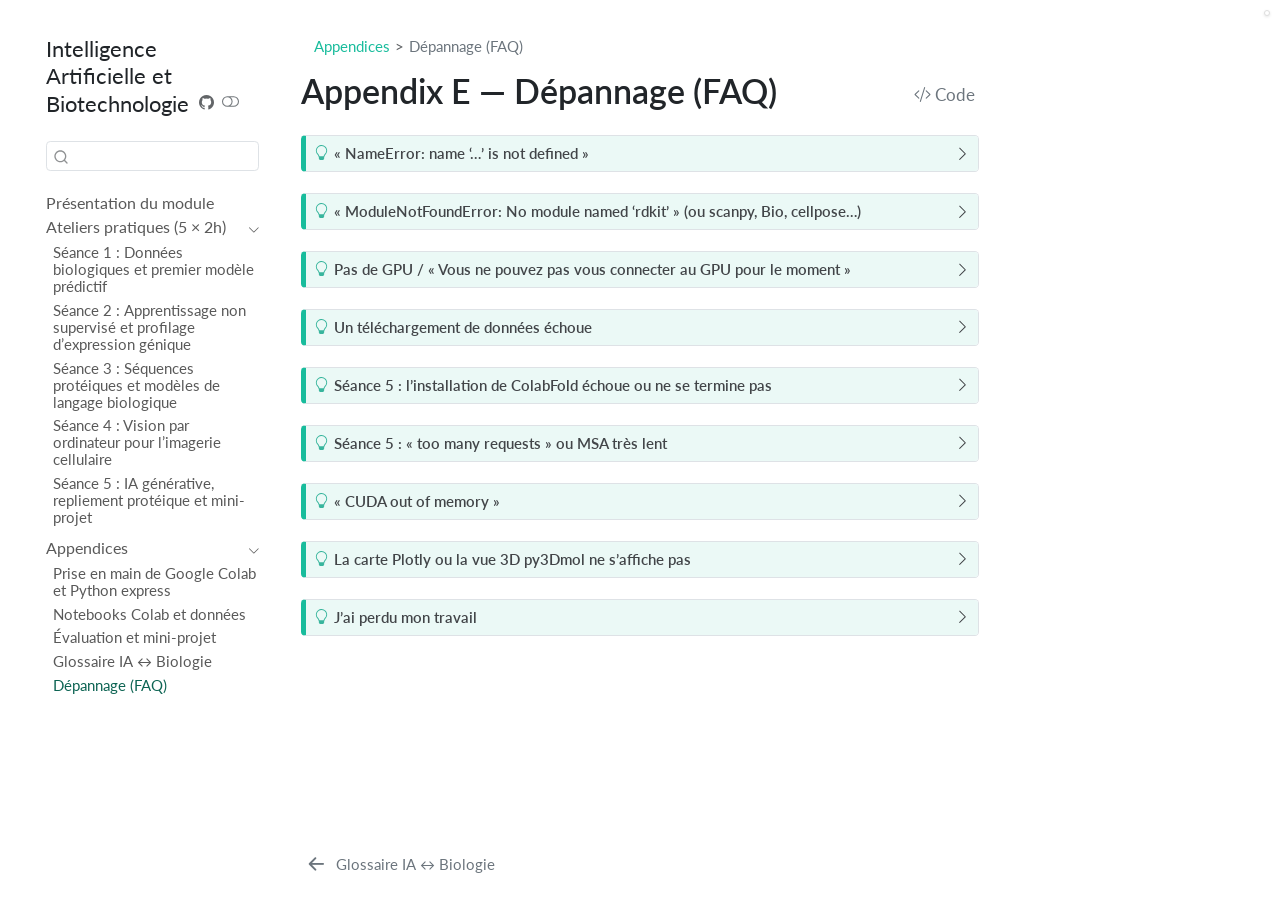
<file: depannage.html>
<!DOCTYPE html>
<html xmlns="http://www.w3.org/1999/xhtml" lang="en" xml:lang="en"><head>

<meta charset="utf-8">
<meta name="generator" content="quarto-1.11.9">

<meta name="viewport" content="width=device-width, initial-scale=1.0, user-scalable=yes">


<title>Appendix E — Dépannage (FAQ) – Intelligence Artificielle et Biotechnologie</title>
<style>
/* Default styles provided by pandoc.
** See https://pandoc.org/MANUAL.html#variables-for-html for config info.
*/
span.smallcaps{font-variant: small-caps;}
div.columns{display: flex; gap: 1.5em;}
div.column{flex: auto;}
@media screen {
div.columns{gap: min(4vw, 1.5em);}
div.column{overflow-x: auto;}
}
div.hanging-indent{margin-left: 1.5em; text-indent: -1.5em;}
ul.task-list{list-style: none;}
ul.task-list li input[type="checkbox"] {
  width: 0.8em;
  margin: 0 0.8em 0.2em -1em; /* quarto-specific, see https://github.com/quarto-dev/quarto-cli/issues/4556 */ 
  vertical-align: middle;
}
/* CSS for syntax highlighting */
html { -webkit-text-size-adjust: 100%; }
pre > code.sourceCode { white-space: pre; position: relative; }
pre > code.sourceCode > span { display: inline-block; line-height: 1.25; }
pre > code.sourceCode > span:empty { height: 1.2em; }
.sourceCode { overflow: visible; }
code.sourceCode > span { color: inherit; text-decoration: inherit; }
div.sourceCode { margin: 1em 0; }
pre.sourceCode { margin: 0; }
@media screen {
div.sourceCode { overflow: auto; }
}
@media print {
pre > code.sourceCode { white-space: pre-wrap; }
pre > code.sourceCode > span { text-indent: -5em; padding-left: 5em; }
}
pre.numberSource code
  { counter-reset: source-line 0; }
pre.numberSource code > span
  { position: relative; left: -4em; counter-increment: source-line; }
pre.numberSource code > span > a:first-child::before
  { content: counter(source-line);
    position: relative; left: -1em; text-align: right; vertical-align: baseline;
    border: none; display: inline-block;
    -webkit-touch-callout: none; -webkit-user-select: none;
    -khtml-user-select: none; -moz-user-select: none;
    -ms-user-select: none; user-select: none;
    padding: 0 4px; width: 4em;
  }
pre.numberSource { margin-left: 3em;  padding-left: 4px; }
div.sourceCode
  {   }
@media screen {
pre > code.sourceCode > span > a:first-child::before { text-decoration: underline; }
}
</style>


<script src="site_libs/quarto-nav/quarto-nav.js"></script>
<script src="site_libs/quarto-nav/headroom.min.js"></script>
<script src="site_libs/clipboard/clipboard.min.js"></script>
<script src="site_libs/quarto-search/autocomplete.umd.js"></script>
<script src="site_libs/quarto-search/fuse.min.js"></script>
<script src="site_libs/quarto-search/quarto-search.js"></script>
<meta name="quarto:offset" content="./">
<link href="./glossaire.html" rel="prev">
<script src="site_libs/quarto-html/quarto.js" type="module"></script>
<script src="site_libs/quarto-html/tabsets/tabsets.js" type="module"></script>
<script src="site_libs/quarto-html/scrollable-regions/scrollable-regions.js" type="module"></script>
<script src="site_libs/quarto-html/popper.min.js"></script>
<script src="site_libs/quarto-html/tippy.umd.min.js"></script>
<script src="site_libs/quarto-html/anchor.min.js"></script>
<link href="site_libs/quarto-html/tippy.css" rel="stylesheet">
<link href="site_libs/quarto-html/quarto-syntax-highlighting-5de16f5e46225c21e2daa90d340bf64f.css" rel="stylesheet" class="quarto-color-scheme" id="quarto-text-highlighting-styles">
<link href="site_libs/quarto-html/quarto-syntax-highlighting-dark-3218d7d29a29f08bc4fdf3802c3e3ca5.css" rel="stylesheet" class="quarto-color-scheme quarto-color-alternate" id="quarto-text-highlighting-styles">
<link href="site_libs/quarto-html/quarto-syntax-highlighting-5de16f5e46225c21e2daa90d340bf64f.css" rel="stylesheet" class="quarto-color-scheme-extra" id="quarto-text-highlighting-styles">
<script src="site_libs/bootstrap/bootstrap.min.js"></script>
<link href="site_libs/bootstrap/bootstrap-icons.css" rel="stylesheet">
<link href="site_libs/bootstrap/bootstrap-d29f24995af1e3397e5707c0c8660694.min.css" rel="stylesheet" append-hash="true" class="quarto-color-scheme" id="quarto-bootstrap" data-mode="light">
<link href="site_libs/bootstrap/bootstrap-dark-71b6201ca03046a2144629b9c7df8fe5.min.css" rel="stylesheet" append-hash="true" class="quarto-color-scheme quarto-color-alternate" id="quarto-bootstrap" data-mode="dark">
<link href="site_libs/bootstrap/bootstrap-d29f24995af1e3397e5707c0c8660694.min.css" rel="stylesheet" append-hash="true" class="quarto-color-scheme-extra" id="quarto-bootstrap" data-mode="light">
<script id="quarto-search-options" type="application/json">{
  "location": "sidebar",
  "copy-button": false,
  "collapse-after": 3,
  "panel-placement": "start",
  "type": "textbox",
  "limit": 50,
  "keyboard-shortcut": [
    "f",
    "/",
    "s"
  ],
  "show-item-context": false,
  "language": {
    "search-no-results-text": "No results",
    "search-matching-documents-text": "matching documents",
    "search-copy-link-title": "Copy link to search",
    "search-hide-matches-text": "Hide additional matches",
    "search-more-match-text": "more match in this document",
    "search-more-matches-text": "more matches in this document",
    "search-clear-button-title": "Clear",
    "search-text-placeholder": "",
    "search-detached-cancel-button-title": "Cancel",
    "search-submit-button-title": "Submit",
    "search-label": "Search"
  }
}</script>
<!-- Google Translate Widget -->
</head><body class="nav-sidebar floating quarto-light"><a id="quarto-skip-link" class="visually-hidden-focusable" href="#quarto-document-content">Skip to main content</a><script id="quarto-html-before-body" type="application/javascript">
    const toggleBodyColorMode = (bsSheetEl) => {
      const mode = bsSheetEl.getAttribute("data-mode");
      const bodyEl = window.document.querySelector("body");
      if (mode === "dark") {
        bodyEl.classList.add("quarto-dark");
        bodyEl.classList.remove("quarto-light");
      } else {
        bodyEl.classList.add("quarto-light");
        bodyEl.classList.remove("quarto-dark");
      }
    }
    const toggleBodyColorPrimary = () => {
      const bsSheetEl = window.document.querySelector("link#quarto-bootstrap:not([rel=disabled-stylesheet])");
      if (bsSheetEl) {
        toggleBodyColorMode(bsSheetEl);
      }
    }
    const setColorSchemeToggle = (alternate) => {
      const toggles = window.document.querySelectorAll('.quarto-color-scheme-toggle');
      for (let i=0; i < toggles.length; i++) {
        const toggle = toggles[i];
        if (toggle) {
          toggle.setAttribute("aria-checked", alternate ? "true" : "false");
          if (alternate) {
            toggle.classList.add("alternate");
          } else {
            toggle.classList.remove("alternate");
          }
        }
      }
    };
    const toggleColorMode = (alternate) => {
      // Switch the stylesheets
      const primaryStylesheets = window.document.querySelectorAll('link.quarto-color-scheme:not(.quarto-color-alternate)');
      const alternateStylesheets = window.document.querySelectorAll('link.quarto-color-scheme.quarto-color-alternate');
      manageTransitions('#quarto-margin-sidebar .nav-link', false);
      if (alternate) {
        // note: dark is layered on light, we don't disable primary!
        enableStylesheet(alternateStylesheets);
        for (const sheetNode of alternateStylesheets) {
          if (sheetNode.id === "quarto-bootstrap") {
            toggleBodyColorMode(sheetNode);
          }
        }
      } else {
        disableStylesheet(alternateStylesheets);
        enableStylesheet(primaryStylesheets)
        toggleBodyColorPrimary();
      }
      manageTransitions('#quarto-margin-sidebar .nav-link', true);
      // Switch the toggles
      setColorSchemeToggle(alternate)
    }
    // Hack to workaround the fact that safari doesn't
    // properly recolor the scrollbar when toggling (#1455).
    // Not run on load: stylesheets are set before first paint there, and
    // scrolling would undo the scroll to a URL fragment (#14973).
    // The one pixel nudge keeps the reader where they were.
    const refreshSafariScrollbar = () => {
      if (navigator.userAgent.indexOf('Safari') > 0 && navigator.userAgent.indexOf('Chrome') == -1) {
        manageTransitions("body", false);
        const scrollY = window.scrollY;
        window.scrollTo(0, scrollY > 0 ? scrollY - 1 : 1);
        setTimeout(() => {
          window.scrollTo(0, scrollY);
          manageTransitions("body", true);
        }, 40);
      }
    }
    const disableStylesheet = (stylesheets) => {
      for (let i=0; i < stylesheets.length; i++) {
        const stylesheet = stylesheets[i];
        stylesheet.rel = 'disabled-stylesheet';
      }
    }
    const enableStylesheet = (stylesheets) => {
      for (let i=0; i < stylesheets.length; i++) {
        const stylesheet = stylesheets[i];
        if(stylesheet.rel !== 'stylesheet') { // for Chrome, which will still FOUC without this check
          stylesheet.rel = 'stylesheet';
        }
      }
    }
    const manageTransitions = (selector, allowTransitions) => {
      const els = window.document.querySelectorAll(selector);
      for (let i=0; i < els.length; i++) {
        const el = els[i];
        if (allowTransitions) {
          el.classList.remove('notransition');
        } else {
          el.classList.add('notransition');
        }
      }
    }
    const isFileUrl = () => {
      return window.location.protocol === 'file:';
    }
    const hasAlternateSentinel = () => {
      let styleSentinel = getColorSchemeSentinel();
      if (styleSentinel !== null) {
        return styleSentinel === "alternate";
      } else {
        return false;
      }
    }
    const setStyleSentinel = (alternate) => {
      const value = alternate ? "alternate" : "default";
      if (!isFileUrl()) {
        window.localStorage.setItem("quarto-color-scheme", value);
      } else {
        localAlternateSentinel = value;
      }
    }
    const getColorSchemeSentinel = () => {
      if (!isFileUrl()) {
        const storageValue = window.localStorage.getItem("quarto-color-scheme");
        return storageValue != null ? storageValue : localAlternateSentinel;
      } else {
        return localAlternateSentinel;
      }
    }
    const toggleGiscusIfUsed = (isAlternate, darkModeDefault) => {
      const baseTheme = document.querySelector('#giscus-base-theme')?.value ?? 'light';
      const alternateTheme = document.querySelector('#giscus-alt-theme')?.value ?? 'dark';
      let newTheme = '';
      if(authorPrefersDark) {
        newTheme = isAlternate ? baseTheme : alternateTheme;
      } else {
        newTheme = isAlternate ? alternateTheme : baseTheme;
      }
      const changeGiscusTheme = () => {
        // From: https://github.com/giscus/giscus/issues/336
        const sendMessage = (message) => {
          const iframe = document.querySelector('iframe.giscus-frame');
          if (!iframe) return;
          iframe.contentWindow.postMessage({ giscus: message }, 'https://giscus.app');
        }
        sendMessage({
          setConfig: {
            theme: newTheme
          }
        });
      }
      const isGiscussLoaded = window.document.querySelector('iframe.giscus-frame') !== null;
      if (isGiscussLoaded) {
        changeGiscusTheme();
      }
    };
    const authorPrefersDark = false;
    const darkModeDefault = authorPrefersDark;
      document.querySelector('link#quarto-text-highlighting-styles.quarto-color-scheme-extra').rel = 'disabled-stylesheet';
      document.querySelector('link#quarto-bootstrap.quarto-color-scheme-extra').rel = 'disabled-stylesheet';
    let localAlternateSentinel = darkModeDefault ? 'alternate' : 'default';
    // Dark / light mode switch
    window.quartoToggleColorScheme = () => {
      // Read the current dark / light value
      let toAlternate = !hasAlternateSentinel();
      toggleColorMode(toAlternate);
      refreshSafariScrollbar();
      setStyleSentinel(toAlternate);
      toggleGiscusIfUsed(toAlternate, darkModeDefault);
      window.dispatchEvent(new Event('resize'));
    };
    // Switch to dark mode if need be
    if (hasAlternateSentinel()) {
      toggleColorMode(true);
    } else {
      toggleColorMode(false);
    }
  </script><div id="google_translate_element"></div>

<script type="text/javascript">
function googleTranslateElementInit() {
  new google.translate.TranslateElement({
    pageLanguage: 'fr',
    includedLanguages: 'fr,en',
    layout: google.translate.TranslateElement.InlineLayout.SIMPLE,
    autoDisplay: false
  }, 'google_translate_element');
}
</script>

<script type="text/javascript" src="https://translate.google.com/translate_a/element.js?cb=googleTranslateElementInit"></script>

<style>
#google_translate_element {
  position: fixed;
  top: 10px;
  right: 10px;
  z-index: 9999;
  background: white;
  padding: 2px;
  border-radius: 20px;
  box-shadow: 0 1px 3px rgba(0,0,0,0.1);
  border: 1px solid #ddd;
}
.goog-te-gadget { font-size: 0 !important; }
.goog-te-gadget-simple {
  background-color: transparent !important;
  border: none !important;
  padding: 0 !important;
}
.goog-te-menu-value span { color: #333 !important; font-size: 13px !important; }
.goog-te-menu-value {
  color: #333 !important;
  border: none !important;
  background: transparent !important;
  padding: 4px 10px !important;
  border-radius: 15px !important;
}
.goog-te-banner-frame.skiptranslate { display: none !important; }
body { top: 0px !important; }
</style>


<link rel="stylesheet" href="styles.css">




<div id="quarto-search-results"></div>
  <header id="quarto-header" class="headroom fixed-top">
  <nav class="quarto-secondary-nav" aria-label="Toolbar">
    <div class="container-fluid d-flex">
      <button type="button" class="quarto-btn-toggle btn" data-bs-toggle="collapse" role="button" data-bs-target=".quarto-sidebar-collapse-item" aria-controls="quarto-sidebar" aria-expanded="false" aria-label="Toggle sidebar navigation" onclick="if (window.quartoToggleHeadroom) { window.quartoToggleHeadroom(); }">
        <i class="bi bi-layout-text-sidebar-reverse"></i>
      </button>
        <nav class="quarto-page-breadcrumbs" aria-label="Breadcrumbs"><ol class="breadcrumb"><li class="breadcrumb-item"><a href="./annexe-colab.html">Appendices</a></li><li class="breadcrumb-item"><a href="./depannage.html"><span class="chapter-title">Dépannage (FAQ)</span></a></li></ol></nav>
        <a class="flex-grow-1" data-bs-toggle="collapse" data-bs-target=".quarto-sidebar-collapse-item" onclick="if (window.quartoToggleHeadroom) { window.quartoToggleHeadroom(); }">      
        </a>
      <button type="button" class="btn quarto-search-button" aria-label="Search" onclick="window.quartoOpenSearch();">
        <i class="bi bi-search"></i>
      </button>
    </div>
  </nav>
</header>
<!-- content -->
<div id="quarto-content" class="quarto-container page-columns page-rows-contents page-layout-article">
<!-- sidebar -->
  <nav id="quarto-sidebar" class="sidebar collapse collapse-horizontal quarto-sidebar-collapse-item sidebar-navigation floating overflow-auto" aria-label="Site">
    <div class="pt-lg-2 mt-2 text-left sidebar-header">
    <div class="sidebar-title mb-0 py-0">
      <a href="./">Intelligence Artificielle et Biotechnologie</a> 
        <div class="sidebar-tools-main">
    <a href="https://github.com/nevermind78/IA_Biotech" title="Source Code" class="quarto-navigation-tool px-1" aria-label="Source Code"><i class="bi bi-github"></i></a>
  <button type="button" role="switch" aria-checked="false" class="quarto-color-scheme-toggle quarto-navigation-tool  px-1" onclick="window.quartoToggleColorScheme(); return false;" title="Toggle dark mode" aria-label="Toggle dark mode"><i class="bi"></i></button>
</div>
    </div>
      </div>
        <div class="mt-2 flex-shrink-0 align-items-center">
        <div class="sidebar-search">
        <div id="quarto-search" class="" title="Search"></div>
        </div>
        </div>
    <div class="sidebar-menu-container"> 
    <ul class="list-unstyled mt-1">
        <li class="sidebar-item">
  <div class="sidebar-item-container"> 
  <a href="./index.html" class="sidebar-item-text sidebar-link">
 <span class="menu-text">Présentation du module</span></a>
  </div>
</li>
        <li class="sidebar-item sidebar-item-section">
      <div class="sidebar-item-container"> 
            <button type="button" class="sidebar-item-text sidebar-item-toggle sidebar-link text-start" data-bs-toggle="collapse" data-bs-target="#quarto-sidebar-section-1" aria-controls="quarto-sidebar-section-1" aria-expanded="true">
 <span class="menu-text" id="quarto-sidebar-section-1-label">Ateliers pratiques (5 × 2h)</span><i class="bi bi-chevron-right" aria-hidden="true"></i></button>
      </div>
      <ul id="quarto-sidebar-section-1" aria-labelledby="quarto-sidebar-section-1-label" class="collapse list-unstyled sidebar-section depth1 show">  
          <li class="sidebar-item">
  <div class="sidebar-item-container"> 
  <a href="./seance1.html" class="sidebar-item-text sidebar-link"><span class="chapter-title">Séance 1 : Données biologiques et premier modèle prédictif</span></a>
  </div>
</li>
          <li class="sidebar-item">
  <div class="sidebar-item-container"> 
  <a href="./seance2.html" class="sidebar-item-text sidebar-link"><span class="chapter-title">Séance 2 : Apprentissage non supervisé et profilage d’expression génique</span></a>
  </div>
</li>
          <li class="sidebar-item">
  <div class="sidebar-item-container"> 
  <a href="./seance3.html" class="sidebar-item-text sidebar-link"><span class="chapter-title">Séance 3 : Séquences protéiques et modèles de langage biologique</span></a>
  </div>
</li>
          <li class="sidebar-item">
  <div class="sidebar-item-container"> 
  <a href="./seance4.html" class="sidebar-item-text sidebar-link"><span class="chapter-title">Séance 4 : Vision par ordinateur pour l’imagerie cellulaire</span></a>
  </div>
</li>
          <li class="sidebar-item">
  <div class="sidebar-item-container"> 
  <a href="./seance5.html" class="sidebar-item-text sidebar-link"><span class="chapter-title">Séance 5 : IA générative, repliement protéique et mini-projet</span></a>
  </div>
</li>
      </ul>
  </li>
        <li class="sidebar-item sidebar-item-section">
      <div class="sidebar-item-container"> 
            <button type="button" class="sidebar-item-text sidebar-item-toggle sidebar-link text-start" data-bs-toggle="collapse" data-bs-target="#quarto-sidebar-section-2" aria-controls="quarto-sidebar-section-2" aria-expanded="true">
 <span class="menu-text" id="quarto-sidebar-section-2-label">Appendices</span><i class="bi bi-chevron-right" aria-hidden="true"></i></button>
      </div>
      <ul id="quarto-sidebar-section-2" aria-labelledby="quarto-sidebar-section-2-label" class="collapse list-unstyled sidebar-section depth1 show">  
          <li class="sidebar-item">
  <div class="sidebar-item-container"> 
  <a href="./annexe-colab.html" class="sidebar-item-text sidebar-link"><span class="chapter-title">Prise en main de Google Colab et Python express</span></a>
  </div>
</li>
          <li class="sidebar-item">
  <div class="sidebar-item-container"> 
  <a href="./notebooks.html" class="sidebar-item-text sidebar-link"><span class="chapter-title">Notebooks Colab et données</span></a>
  </div>
</li>
          <li class="sidebar-item">
  <div class="sidebar-item-container"> 
  <a href="./evaluation.html" class="sidebar-item-text sidebar-link"><span class="chapter-title">Évaluation et mini-projet</span></a>
  </div>
</li>
          <li class="sidebar-item">
  <div class="sidebar-item-container"> 
  <a href="./glossaire.html" class="sidebar-item-text sidebar-link"><span class="chapter-title">Glossaire IA ↔︎ Biologie</span></a>
  </div>
</li>
          <li class="sidebar-item">
  <div class="sidebar-item-container"> 
  <a href="./depannage.html" class="sidebar-item-text sidebar-link active"><span class="chapter-title">Dépannage (FAQ)</span></a>
  </div>
</li>
      </ul>
  </li>
    </ul>
    </div>
</nav>
<div id="quarto-sidebar-glass" class="quarto-sidebar-collapse-item" data-bs-toggle="collapse" data-bs-target=".quarto-sidebar-collapse-item"></div>
<!-- margin-sidebar -->
    <div id="quarto-margin-sidebar" class="sidebar margin-sidebar zindex-bottom">
        
    </div>
<!-- main -->
<main class="content" id="quarto-document-content" tabindex="-1">


<header id="title-block-header" class="quarto-title-block default"><nav class="quarto-page-breadcrumbs quarto-title-breadcrumbs d-none d-lg-block" aria-label="Breadcrumbs"><ol class="breadcrumb"><li class="breadcrumb-item"><a href="./annexe-colab.html">Appendices</a></li><li class="breadcrumb-item"><a href="./depannage.html"><span class="chapter-title">Dépannage (FAQ)</span></a></li></ol></nav>
<div class="quarto-title">
<div class="quarto-title-block"><div><h1 class="title">Appendix E — Dépannage (FAQ)</h1><button type="button" class="btn code-tools-button" id="quarto-code-tools-source"><i class="bi"></i> Code</button></div></div>
</div>



<div class="quarto-title-meta">

    
  
    
  </div>
  


</header>


<div class="callout callout-style-default callout-tip callout-titled">
<div class="callout-header d-flex align-content-center collapsed" data-bs-toggle="collapse" data-bs-target=".callout-1-contents" aria-controls="callout-1" aria-expanded="false" aria-label="Toggle callout">
<div class="callout-icon-container">
<i class="callout-icon"></i>
</div>
<div class="callout-title-container flex-fill">
<span class="screen-reader-only">Astuce</span>« NameError: name ‘…’ is not defined »
</div>
<div class="callout-btn-toggle d-inline-block border-0 py-1 ps-1 pe-0 float-end"><i class="callout-toggle"></i></div>
</div>
<div id="callout-1" class="callout-1-contents callout-collapse collapse">
<div class="callout-body-container callout-body">
<p>Une cellule précédente n’a pas été exécutée (ou la session a redémarré). Faites <code>Exécution → Exécuter les cellules précédentes</code> (<code>Ctrl + F8</code>), ou <code>Exécution → Tout exécuter</code>.</p>
</div>
</div>
</div>
<div class="callout callout-style-default callout-tip callout-titled">
<div class="callout-header d-flex align-content-center collapsed" data-bs-toggle="collapse" data-bs-target=".callout-2-contents" aria-controls="callout-2" aria-expanded="false" aria-label="Toggle callout">
<div class="callout-icon-container">
<i class="callout-icon"></i>
</div>
<div class="callout-title-container flex-fill">
<span class="screen-reader-only">Astuce</span>« ModuleNotFoundError: No module named ‘rdkit’ » (ou scanpy, Bio, cellpose…)
</div>
<div class="callout-btn-toggle d-inline-block border-0 py-1 ps-1 pe-0 float-end"><i class="callout-toggle"></i></div>
</div>
<div id="callout-2" class="callout-2-contents callout-collapse collapse">
<div class="callout-body-container callout-body">
<p>La cellule d’installation (<code>%pip install …</code>) en haut du notebook n’a pas été exécutée <strong>dans cette session</strong>. Exécutez-la, puis relancez la cellule qui a échoué. Si l’erreur persiste : <code>Exécution → Redémarrer la session</code>, puis réexécutez depuis le début.</p>
</div>
</div>
</div>
<div class="callout callout-style-default callout-tip callout-titled">
<div class="callout-header d-flex align-content-center collapsed" data-bs-toggle="collapse" data-bs-target=".callout-3-contents" aria-controls="callout-3" aria-expanded="false" aria-label="Toggle callout">
<div class="callout-icon-container">
<i class="callout-icon"></i>
</div>
<div class="callout-title-container flex-fill">
<span class="screen-reader-only">Astuce</span>Pas de GPU / « Vous ne pouvez pas vous connecter au GPU pour le moment »
</div>
<div class="callout-btn-toggle d-inline-block border-0 py-1 ps-1 pe-0 float-end"><i class="callout-toggle"></i></div>
</div>
<div id="callout-3" class="callout-3-contents callout-collapse collapse">
<div class="callout-body-container callout-body">
<p>Le quota de GPU gratuit est limité et partagé. Solutions :</p>
<ul>
<li>séance 3 : choisissez le modèle <code>esm2_t6_8M_UR50D</code>, qui tourne en quelques minutes sur CPU ;</li>
<li>séance 4 : Cellpose fonctionne sur CPU (≈ 1 minute par image) ;</li>
<li>séance 5 : choisissez <code>MOTEUR = "ESMFold (API, sans GPU)"</code>.</li>
</ul>
<p>Pensez à <strong>désactiver le GPU</strong> des notebooks qui n’en ont pas besoin (séances 0, 1 et 2).</p>
</div>
</div>
</div>
<div class="callout callout-style-default callout-tip callout-titled">
<div class="callout-header d-flex align-content-center collapsed" data-bs-toggle="collapse" data-bs-target=".callout-4-contents" aria-controls="callout-4" aria-expanded="false" aria-label="Toggle callout">
<div class="callout-icon-container">
<i class="callout-icon"></i>
</div>
<div class="callout-title-container flex-fill">
<span class="screen-reader-only">Astuce</span>Un téléchargement de données échoue
</div>
<div class="callout-btn-toggle d-inline-block border-0 py-1 ps-1 pe-0 float-end"><i class="callout-toggle"></i></div>
</div>
<div id="callout-4" class="callout-4-contents callout-collapse collapse">
<div class="callout-body-container callout-body">
<p>Chaque notebook prévoit une <strong>source de secours</strong> (copie dans le dépôt GitHub ou requête directe à la base de données). Relancez la cellule ; si les deux sources échouent, vérifiez la connexion ou téléchargez le fichier depuis le dossier <a href="https://github.com/nevermind78/IA_Biotech/tree/main/data"><code>data/</code></a> et téléversez-le dans Colab (icône 📁 à gauche → téléverser).</p>
</div>
</div>
</div>
<div class="callout callout-style-default callout-tip callout-titled">
<div class="callout-header d-flex align-content-center collapsed" data-bs-toggle="collapse" data-bs-target=".callout-5-contents" aria-controls="callout-5" aria-expanded="false" aria-label="Toggle callout">
<div class="callout-icon-container">
<i class="callout-icon"></i>
</div>
<div class="callout-title-container flex-fill">
<span class="screen-reader-only">Astuce</span>Séance 5 : l’installation de ColabFold échoue ou ne se termine pas
</div>
<div class="callout-btn-toggle d-inline-block border-0 py-1 ps-1 pe-0 float-end"><i class="callout-toggle"></i></div>
</div>
<div id="callout-5" class="callout-5-contents callout-collapse collapse">
<div class="callout-body-container callout-body">
<ol type="1">
<li>Vérifiez que le <strong>GPU</strong> est activé, puis consultez le fichier <code>install_colabfold.log</code> (icône 📁).</li>
<li>Redémarrez la session et relancez la section 0.</li>
<li>Plan B : <code>MOTEUR = "ESMFold (API, sans GPU)"</code> — toutes les analyses restent possibles.</li>
<li>Plan C : prédisez avec le <a href="https://colab.research.google.com/github/sokrypton/ColabFold/blob/main/AlphaFold2.ipynb">notebook officiel ColabFold</a>, téléchargez le ZIP de résultats, puis téléversez le fichier <code>*_rank_001*.pdb</code> dans votre notebook.</li>
</ol>
</div>
</div>
</div>
<div class="callout callout-style-default callout-tip callout-titled">
<div class="callout-header d-flex align-content-center collapsed" data-bs-toggle="collapse" data-bs-target=".callout-6-contents" aria-controls="callout-6" aria-expanded="false" aria-label="Toggle callout">
<div class="callout-icon-container">
<i class="callout-icon"></i>
</div>
<div class="callout-title-container flex-fill">
<span class="screen-reader-only">Astuce</span>Séance 5 : « too many requests » ou MSA très lent
</div>
<div class="callout-btn-toggle d-inline-block border-0 py-1 ps-1 pe-0 float-end"><i class="callout-toggle"></i></div>
</div>
<div id="callout-6" class="callout-6-contents callout-collapse collapse">
<div class="callout-body-container callout-body">
<p>Le serveur MMseqs2 de ColabFold est <strong>partagé</strong> par tous les utilisateurs dans le monde. En classe, échelonnez les lancements entre binômes, ou utilisez <code>mode_msa="single_sequence"</code> pour un test rapide (prédiction de moins bonne qualité).</p>
</div>
</div>
</div>
<div class="callout callout-style-default callout-tip callout-titled">
<div class="callout-header d-flex align-content-center collapsed" data-bs-toggle="collapse" data-bs-target=".callout-7-contents" aria-controls="callout-7" aria-expanded="false" aria-label="Toggle callout">
<div class="callout-icon-container">
<i class="callout-icon"></i>
</div>
<div class="callout-title-container flex-fill">
<span class="screen-reader-only">Astuce</span>« CUDA out of memory »
</div>
<div class="callout-btn-toggle d-inline-block border-0 py-1 ps-1 pe-0 float-end"><i class="callout-toggle"></i></div>
</div>
<div id="callout-7" class="callout-7-contents callout-collapse collapse">
<div class="callout-body-container callout-body">
<p>La mémoire du GPU est saturée : <code>Exécution → Redémarrer la session</code>, puis réduisez la taille des lots (<code>taille_lot=4</code> dans <code>embeddings_esm</code>, <code>lot=8</code> dans <code>carte_mutations</code>) ou choisissez un modèle plus petit.</p>
</div>
</div>
</div>
<div class="callout callout-style-default callout-tip callout-titled">
<div class="callout-header d-flex align-content-center collapsed" data-bs-toggle="collapse" data-bs-target=".callout-8-contents" aria-controls="callout-8" aria-expanded="false" aria-label="Toggle callout">
<div class="callout-icon-container">
<i class="callout-icon"></i>
</div>
<div class="callout-title-container flex-fill">
<span class="screen-reader-only">Astuce</span>La carte Plotly ou la vue 3D py3Dmol ne s’affiche pas
</div>
<div class="callout-btn-toggle d-inline-block border-0 py-1 ps-1 pe-0 float-end"><i class="callout-toggle"></i></div>
</div>
<div id="callout-8" class="callout-8-contents callout-collapse collapse">
<div class="callout-body-container callout-body">
<p>Ré-exécutez la cellule. Si le problème persiste, rechargez la page du navigateur (le notebook reste ouvert) ou essayez un autre navigateur (Chrome / Firefox à jour). Les bloqueurs de scripts peuvent empêcher l’affichage.</p>
</div>
</div>
</div>
<div class="callout callout-style-default callout-tip callout-titled">
<div class="callout-header d-flex align-content-center collapsed" data-bs-toggle="collapse" data-bs-target=".callout-9-contents" aria-controls="callout-9" aria-expanded="false" aria-label="Toggle callout">
<div class="callout-icon-container">
<i class="callout-icon"></i>
</div>
<div class="callout-title-container flex-fill">
<span class="screen-reader-only">Astuce</span>J’ai perdu mon travail
</div>
<div class="callout-btn-toggle d-inline-block border-0 py-1 ps-1 pe-0 float-end"><i class="callout-toggle"></i></div>
</div>
<div id="callout-9" class="callout-9-contents callout-collapse collapse">
<div class="callout-body-container callout-body">
<p>Les notebooks ouverts depuis un badge sont des <strong>copies temporaires</strong>. Prenez l’habitude de faire <code>Fichier → Enregistrer une copie dans Drive</code> <strong>dès l’ouverture</strong>. Les fichiers générés (CSV, figures) doivent être téléchargés avant la fin de la session.</p>
</div>
</div>
</div>


<!-- -->


</main> <!-- /main -->
<script id="quarto-html-after-body" type="application/javascript">
  window.document.addEventListener("DOMContentLoaded", function (event) {
    // Ensure there is a toggle, if there isn't float one in the top right
    if (window.document.querySelector('.quarto-color-scheme-toggle') === null) {
      const toggle = window.document.createElement('button');
      toggle.type = "button";
      toggle.setAttribute("role", "switch");
      toggle.setAttribute("aria-checked", "false");
      toggle.classList.add('top-right');
      toggle.classList.add('quarto-color-scheme-toggle');
      toggle.setAttribute("aria-label", "Toggle dark mode");
      toggle.onclick = function() { try { window.quartoToggleColorScheme(); } catch {} return false; };
      const i = window.document.createElement("i");
      i.classList.add('bi');
      toggle.appendChild(i);
      // Put the toggle in a landmark of its own, so that landmark navigation
      // can reach it.
      //
      // The container is always a fresh direct child of body, and the toggle is
      // never moved into page furniture that the theme or the author controls.
      // The toggle is positioned against the page, so any ancestor that
      // establishes a containing block captures it: a positioned element or a
      // grid for position: absolute, and transform, filter, will-change or
      // contain for position: fixed. A direct child of body has none of these
      // to inherit, and the shift when one appears is silent and visual.
      //
      // ARIA says a document should have at most one banner, and axe reports a
      // duplicate whether or not the banners carry distinct labels. So use a
      // header when the page has no banner yet, and a named region otherwise.
      //
      // A header is a banner wherever it sits, unless it is inside sectioning
      // content, so this cannot just look at the children of body: a custom
      // page layout wraps the title block header in a plain div. An explicit
      // role="banner" always counts.
      const sectioning = 'article, aside, main, nav, section, [role="article"], [role="complementary"], [role="main"], [role="navigation"], [role="region"]';
      const hasBanner = Array.from(
        window.document.querySelectorAll('header:not([role]), [role="banner"]')
      ).some(function(el) {
        return el.hasAttribute("role") || el.closest(sectioning) === null;
      });
      const container = window.document.createElement(hasBanner ? "div" : "header");
      if (hasBanner) {
        container.setAttribute("role", "region");
        container.setAttribute("aria-label", "Toggle dark mode");
      }
      container.classList.add('quarto-color-scheme-toggle-container');
      container.appendChild(toggle);
      window.document.body.appendChild(container);
    }
    setColorSchemeToggle(hasAlternateSentinel())
    const icon = "";
    const anchorJS = new window.AnchorJS();
    anchorJS.options = {
      placement: 'right',
      icon: icon
    };
    anchorJS.add('.anchored');
    const isCodeAnnotation = (el) => {
      for (const clz of el.classList) {
        if (clz.startsWith('code-annotation-')) {                     
          return true;
        }
      }
      return false;
    }
    const onCopySuccess = function(e) {
      // button target
      const button = e.trigger;
      // don't keep focus
      button.blur();
      // flash "checked"
      button.classList.add('code-copy-button-checked');
      var currentTitle = button.getAttribute("title");
      button.setAttribute("title", "Copied!");
      let tooltip;
      if (window.bootstrap) {
        button.setAttribute("data-bs-toggle", "tooltip");
        button.setAttribute("data-bs-placement", "left");
        button.setAttribute("data-bs-title", "Copied!");
        tooltip = new bootstrap.Tooltip(button, 
          { trigger: "manual", 
            customClass: "code-copy-button-tooltip",
            offset: [0, -8]});
        tooltip.show();    
      }
      setTimeout(function() {
        if (tooltip) {
          tooltip.hide();
          button.removeAttribute("data-bs-title");
          button.removeAttribute("data-bs-toggle");
          button.removeAttribute("data-bs-placement");
        }
        button.setAttribute("title", currentTitle);
        button.classList.remove('code-copy-button-checked');
      }, 1000);
      // clear code selection
      e.clearSelection();
    }
    const getTextToCopy = function(trigger) {
      const outerScaffold = trigger.parentElement.cloneNode(true);
      const codeEl = outerScaffold.querySelector('code');
      for (const childEl of codeEl.children) {
        if (isCodeAnnotation(childEl)) {
          childEl.remove();
        }
      }
      return codeEl.innerText;
    }
    const clipboard = new window.ClipboardJS('.code-copy-button:not([data-in-quarto-modal])', {
      text: getTextToCopy
    });
    clipboard.on('success', onCopySuccess);
    if (window.document.getElementById('quarto-embedded-source-code-modal')) {
      const clipboardModal = new window.ClipboardJS('.code-copy-button[data-in-quarto-modal]', {
        text: getTextToCopy,
        container: window.document.getElementById('quarto-embedded-source-code-modal')
      });
      clipboardModal.on('success', onCopySuccess);
    }
    const viewSource = window.document.getElementById('quarto-view-source') ||
                       window.document.getElementById('quarto-code-tools-source');
    if (viewSource) {
      const sourceUrl = viewSource.getAttribute("data-quarto-source-url");
      viewSource.addEventListener("click", function(e) {
        if (sourceUrl) {
          // rstudio viewer pane
          if (/\bcapabilities=\b/.test(window.location)) {
            window.open(sourceUrl);
          } else {
            window.location.href = sourceUrl;
          }
        } else {
          const modal = new bootstrap.Modal(document.getElementById('quarto-embedded-source-code-modal'));
          modal.show();
        }
        return false;
      });
    }
    function toggleCodeHandler(show) {
      return function(e) {
        const cellDetails = window.document.querySelectorAll(".cell details.code-fold");
        for (let i=0; i<cellDetails.length; i++) {
          const details = cellDetails[i];
          if (show) {
            details.open = true;
          } else {
            details.removeAttribute("open");
          }
        }
        const cellCodeDivs = window.document.querySelectorAll(".cell div.sourceCode.cell-code");
        const fromCls = show ? "hidden" : "unhidden";
        const toCls = show ? "unhidden" : "hidden";
        for (let i=0; i<cellCodeDivs.length; i++) {
          const codeDiv = cellCodeDivs[i];
          if (codeDiv.classList.contains(fromCls)) {
            codeDiv.classList.remove(fromCls);
            codeDiv.classList.add(toCls);
          } 
        }
        return false;
      }
    }
    const hideAllCode = window.document.getElementById("quarto-hide-all-code");
    if (hideAllCode) {
      hideAllCode.addEventListener("click", toggleCodeHandler(false));
    }
    const showAllCode = window.document.getElementById("quarto-show-all-code");
    if (showAllCode) {
      showAllCode.addEventListener("click", toggleCodeHandler(true));
    }
      var localhostRegex = new RegExp(/^(?:http|https):\/\/localhost\:?[0-9]*\//);
      var mailtoRegex = new RegExp(/^mailto:/);
        var filterRegex = new RegExp("https:\/\/nevermind78\.github\.io\/IA_Biotech\/");
      var isInternal = (href) => {
          return filterRegex.test(href) || localhostRegex.test(href) || mailtoRegex.test(href);
      }
      // Inspect non-navigation links and adorn them if external
      window.quartoDecorateExternalLinks = function (root) {
     var links = (root || window.document).querySelectorAll('a[href]:not(.nav-link):not(.navbar-brand):not(.toc-action):not(.sidebar-link):not(.sidebar-item-toggle):not(.pagination-link):not(.no-external):not([aria-hidden]):not(.dropdown-item):not(.quarto-navigation-tool):not(.about-link)');
      for (var i=0; i<links.length; i++) {
        const link = links[i];
        if (!isInternal(link.href)) {
          // undo the damage that might have been done by quarto-nav.js in the case of
          // links that we want to consider external
          if (link.dataset.originalHref !== undefined) {
            link.href = link.dataset.originalHref;
          }
          if (!link.classList.contains('no-external-icon')) {
          }
        }
      }
      };
      window.quartoDecorateExternalLinks(window.document);
    // Esc closes the popup (WCAG 1.4.13) and focus leaving both trigger and
    // popup closes it (WCAG 2.4.11); tippy handles neither for interactive popups.
    const hideOnEscAndFocusOut = {
      name: 'hideOnEscAndFocusOut',
      defaultValue: true,
      fn(instance) {
        const dismiss = () => {
          // A show scheduled by the trigger delay would otherwise reopen it
          instance.clearDelayTimeouts();
          instance.hide();
        };
        const onKeyDown = (event) => {
          if (event.key !== 'Escape') {
            return;
          }
          // Keep Esc from also reaching page handlers (e.g. reveal.js overview),
          // except an open reveal.js slide menu, which Esc should close too.
          // The menu handles keys only when its keyboard option is on.
          const menuHandlesEsc = window.Reveal?.getPlugin?.('menu')?.isOpen() &&
            window.Reveal.getConfig().menu?.keyboard !== false;
          if (!menuHandlesEsc) {
            event.stopPropagation();
          }
          if (instance.popper.contains(window.document.activeElement)) {
            // Disabled while refocusing so the focus trigger does not reopen it
            instance.disable();
            instance.reference.focus();
            instance.enable();
          }
          dismiss();
        };
        const onFocusOut = (event) => {
          const target = event.relatedTarget;
          if (target && !instance.reference.contains(target) &&
              !instance.popper.contains(target)) {
            dismiss();
          }
        };
        // On the trigger too: a click trigger (code-annotations: select) has no
        // blur handling. Attached for the instance's lifetime so leaving the
        // trigger also cancels a show still pending on the trigger delay.
        instance.reference.addEventListener('focusout', onFocusOut);
        return {
          onShow() {
            window.document.addEventListener('keydown', onKeyDown, true);
            instance.popper.addEventListener('focusout', onFocusOut);
          },
          onHide() {
            window.document.removeEventListener('keydown', onKeyDown, true);
            instance.popper.removeEventListener('focusout', onFocusOut);
          },
          onDestroy() {
            instance.reference.removeEventListener('focusout', onFocusOut);
          },
        };
      },
    };
    function tippyHover(el, contentFn, onTriggerFn, onUntriggerFn) {
      const config = {
        allowHTML: true,
        maxWidth: 500,
        delay: 100,
        arrow: false,
        appendTo: function(el) {
            return el.parentElement;
        },
        interactive: true,
        interactiveBorder: 10,
        theme: 'quarto',
        placement: 'bottom-start',
        plugins: [hideOnEscAndFocusOut],
      };
      if (contentFn) {
        config.content = contentFn;
      }
      if (onTriggerFn) {
        config.onTrigger = onTriggerFn;
      }
      if (onUntriggerFn) {
        config.onUntrigger = onUntriggerFn;
      }
      window.tippy(el, config); 
    }
    const noterefs = window.document.querySelectorAll('a[role="doc-noteref"]');
    for (var i=0; i<noterefs.length; i++) {
      const ref = noterefs[i];
      tippyHover(ref, function() {
        // use id or data attribute instead here
        let href = ref.getAttribute('data-footnote-href') || ref.getAttribute('href');
        try { href = new URL(href).hash; } catch {}
        const id = href.replace(/^#\/?/, "");
        const note = window.document.getElementById(id);
        if (note) {
          return note.innerHTML;
        } else {
          return "";
        }
      });
    }
    const xrefs = window.document.querySelectorAll('a.quarto-xref');
    const processXRef = (id, note) => {
      // Strip column container classes
      const stripColumnClz = (el) => {
        el.classList.remove("page-full", "page-columns");
        if (el.children) {
          for (const child of el.children) {
            stripColumnClz(child);
          }
        }
      }
      stripColumnClz(note)
      if (id === null || id.startsWith('sec-')) {
        // Special case sections, only their first couple elements
        const container = document.createElement("div");
        if (note.children && note.children.length > 2) {
          container.appendChild(note.children[0].cloneNode(true));
          for (let i = 1; i < note.children.length; i++) {
            const child = note.children[i];
            if (child.tagName === "P" && child.innerText === "") {
              continue;
            } else {
              container.appendChild(child.cloneNode(true));
              break;
            }
          }
          if (window.Quarto?.typesetMath) {
            window.Quarto.typesetMath(container);
          }
          return container.innerHTML
        } else {
          if (window.Quarto?.typesetMath) {
            window.Quarto.typesetMath(note);
          }
          return note.innerHTML;
        }
      } else {
        // Remove any anchor links if they are present
        const anchorLink = note.querySelector('a.anchorjs-link');
        if (anchorLink) {
          anchorLink.remove();
        }
        if (window.Quarto?.typesetMath) {
          window.Quarto.typesetMath(note);
        }
        if (note.classList.contains("callout")) {
          return note.outerHTML;
        } else {
          return note.innerHTML;
        }
      }
    }
    for (var i=0; i<xrefs.length; i++) {
      const xref = xrefs[i];
      tippyHover(xref, undefined, function(instance) {
        instance.disable();
        let url = xref.getAttribute('href');
        let hash = undefined; 
        if (url.startsWith('#')) {
          hash = url;
        } else {
          try { hash = new URL(url).hash; } catch {}
        }
        if (hash) {
          const id = hash.replace(/^#\/?/, "");
          const note = window.document.getElementById(id);
          if (note !== null) {
            try {
              const html = processXRef(id, note.cloneNode(true));
              instance.setContent(html);
            } finally {
              instance.enable();
              instance.show();
            }
          } else {
            // See if we can fetch this
            fetch(url.split('#')[0])
            .then(res => res.text())
            .then(html => {
              const parser = new DOMParser();
              const htmlDoc = parser.parseFromString(html, "text/html");
              const note = htmlDoc.getElementById(id);
              if (note !== null) {
                const html = processXRef(id, note);
                instance.setContent(html);
              } 
            }).finally(() => {
              instance.enable();
              instance.show();
            });
          }
        } else {
          // See if we can fetch a full url (with no hash to target)
          // This is a special case and we should probably do some content thinning / targeting
          fetch(url)
          .then(res => res.text())
          .then(html => {
            const parser = new DOMParser();
            const htmlDoc = parser.parseFromString(html, "text/html");
            const note = htmlDoc.querySelector('main.content');
            if (note !== null) {
              // This should only happen for chapter cross references
              // (since there is no id in the URL)
              // remove the first header
              if (note.children.length > 0 && note.children[0].tagName === "HEADER") {
                note.children[0].remove();
              }
              const html = processXRef(null, note);
              instance.setContent(html);
            } 
          }).finally(() => {
            instance.enable();
            instance.show();
          });
        }
      }, function(instance) {
      });
    }
        let selectedAnnoteEl;
        const selectorForAnnotation = ( cell, annotation) => {
          let cellAttr = 'data-code-cell="' + cell + '"';
          let lineAttr = 'data-code-annotation="' +  annotation + '"';
          const selector = 'span[' + cellAttr + '][' + lineAttr + ']';
          return selector;
        }
        const selectCodeLines = (annoteEl) => {
          const doc = window.document;
          const targetCell = annoteEl.getAttribute("data-target-cell");
          const targetAnnotation = annoteEl.getAttribute("data-target-annotation");
          const annoteSpan = window.document.querySelector(selectorForAnnotation(targetCell, targetAnnotation));
          const lines = annoteSpan.getAttribute("data-code-lines").split(",");
          const lineIds = lines.map((line) => {
            return targetCell + "-" + line;
          })
          // Each band is positioned against its own containing block, which is
          // not the offsetParent of the lines, so place it from client rects.
          const placeBand = (band, firstEl, lastEl, codeBlock) => {
            const container = band.offsetParent;
            if (container === null) {
              return;
            }
            const containerRect = container.getBoundingClientRect();
            // Reveal.js scales slides with a transform, so convert client
            // pixels back to the CSS pixels of the container.
            const scale = containerRect.height / container.offsetHeight || 1;
            const firstRect = firstEl.getBoundingClientRect();
            const lastRect = lastEl.getBoundingClientRect();
            const top = (firstRect.top - containerRect.top) / scale - container.clientTop + container.scrollTop;
            const height = (lastRect.bottom - firstRect.top) / scale;
            band.style.top = top - 2 + "px";
            band.style.height = height + 4 + "px";
            if (codeBlock) {
              // Without the copy button wrapper, the containing block is wider
              // than the code block, so span the code block explicitly.
              const blockRect = codeBlock.getBoundingClientRect();
              band.style.left = (blockRect.left - containerRect.left) / scale - container.clientLeft + container.scrollLeft + "px";
              band.style.width = blockRect.width / scale + "px";
            }
          };
          if (lineIds.length > 0) {
            const el = window.document.getElementById(lineIds[0]);
            const lastEl = window.document.getElementById(lineIds[lineIds.length - 1]);
            const parent = el.parentElement.parentElement;
            // cook up a div (if necessary) and position it
            let div = window.document.getElementById("code-annotation-line-highlight");
            if (div === null) {
              div = window.document.createElement("div");
              div.setAttribute("id", "code-annotation-line-highlight");
              div.style.position = 'absolute';
              parent.appendChild(div);
            }
            placeBand(div, el, lastEl, parent.closest("div.sourceCode") || parent);
            let gutterDiv = window.document.getElementById("code-annotation-line-highlight-gutter");
            if (gutterDiv === null) {
              gutterDiv = window.document.createElement("div");
              gutterDiv.setAttribute("id", "code-annotation-line-highlight-gutter");
              gutterDiv.style.position = 'absolute';
              const codeCell = window.document.getElementById(targetCell);
              const gutter = codeCell.querySelector('.code-annotation-gutter');
              gutter.appendChild(gutterDiv);
            }
            placeBand(gutterDiv, el, lastEl);
            selectedAnnoteEl = annoteEl;
          }
        };
        const unselectCodeLines = () => {
          const elementsIds = ["code-annotation-line-highlight", "code-annotation-line-highlight-gutter"];
          elementsIds.forEach((elId) => {
            const div = window.document.getElementById(elId);
            if (div) {
              div.remove();
            }
          });
          selectedAnnoteEl = undefined;
        };
          // Handle positioning of the toggle
      window.addEventListener(
        "resize",
        throttle(() => {
          elRect = undefined;
          if (selectedAnnoteEl) {
            selectCodeLines(selectedAnnoteEl);
          }
        }, 10)
      );
      function throttle(fn, ms) {
      let throttle = false;
      let timer;
        return (...args) => {
          if(!throttle) { // first call gets through
              fn.apply(this, args);
              throttle = true;
          } else { // all the others get throttled
              if(timer) clearTimeout(timer); // cancel #2
              timer = setTimeout(() => {
                fn.apply(this, args);
                timer = throttle = false;
              }, ms);
          }
        };
      }
        // Attach click handler to the DT
        const annoteDls = window.document.querySelectorAll('dt[data-target-cell]');
        for (const annoteDlNode of annoteDls) {
          annoteDlNode.addEventListener('click', (event) => {
            const clickedEl = event.target;
            if (clickedEl !== selectedAnnoteEl) {
              unselectCodeLines();
              const activeEl = window.document.querySelector('dt[data-target-cell].code-annotation-active');
              if (activeEl) {
                activeEl.classList.remove('code-annotation-active');
              }
              selectCodeLines(clickedEl);
              clickedEl.classList.add('code-annotation-active');
            } else {
              // Unselect the line
              unselectCodeLines();
              clickedEl.classList.remove('code-annotation-active');
            }
          });
        }
    const findCites = (el) => {
      const parentEl = el.parentElement;
      if (parentEl) {
        const cites = parentEl.dataset.cites;
        if (cites) {
          return {
            el,
            cites: cites.split(' ')
          };
        } else {
          return findCites(el.parentElement)
        }
      } else {
        return undefined;
      }
    };
    var bibliorefs = window.document.querySelectorAll('a[role="doc-biblioref"]');
    for (var i=0; i<bibliorefs.length; i++) {
      const ref = bibliorefs[i];
      const citeInfo = findCites(ref);
      if (citeInfo) {
        tippyHover(citeInfo.el, function() {
          var popup = window.document.createElement('div');
          citeInfo.cites.forEach(function(cite) {
            var citeDiv = window.document.createElement('div');
            citeDiv.classList.add('hanging-indent');
            citeDiv.classList.add('csl-entry');
            var biblioDiv = window.document.getElementById('ref-' + cite);
            if (biblioDiv) {
              citeDiv.innerHTML = biblioDiv.innerHTML;
            }
            popup.appendChild(citeDiv);
          });
          return popup.innerHTML;
        });
      }
    }
  });
  </script>
  <script type="application/javascript">
  window.quartoScrollableRegionsLabels = {"code":"Scrollable code","output":"Scrollable output"};
  </script>
<nav class="page-navigation" aria-label="Page">
  <div class="nav-page nav-page-previous">
      <a href="./glossaire.html" class="pagination-link" aria-label="Glossaire IA ↔ Biologie">
        <i class="bi bi-arrow-left-short"></i> <span class="nav-page-text"><span class="chapter-title">Glossaire IA ↔︎ Biologie</span></span>
      </a>          
  </div>
  <div class="nav-page nav-page-next">
  </div>
</nav><div class="modal fade" id="quarto-embedded-source-code-modal" tabindex="-1" aria-labelledby="quarto-embedded-source-code-modal-label" aria-hidden="true"><div class="modal-dialog modal-dialog-scrollable"><div class="modal-content"><div class="modal-header"><h5 class="modal-title" id="quarto-embedded-source-code-modal-label">Source Code</h5><button class="btn-close" data-bs-dismiss="modal"></button></div><div class="modal-body"><div class="">
<div class="code-copy-outer-scaffold"><div class="sourceCode" id="cb1" data-shortcodes="false"><pre class="sourceCode markdown code-with-copy"><code class="sourceCode markdown"><span id="cb1-1"><a href="#cb1-1" aria-hidden="true" tabindex="-1"></a><span class="fu"># Dépannage (FAQ)</span></span>
<span id="cb1-2"><a href="#cb1-2" aria-hidden="true" tabindex="-1"></a></span>
<span id="cb1-3"><a href="#cb1-3" aria-hidden="true" tabindex="-1"></a>::: {.callout-tip collapse="true"}</span>
<span id="cb1-4"><a href="#cb1-4" aria-hidden="true" tabindex="-1"></a><span class="fu">## « NameError: name '...' is not defined »</span></span>
<span id="cb1-5"><a href="#cb1-5" aria-hidden="true" tabindex="-1"></a>Une cellule précédente n'a pas été exécutée (ou la session a redémarré). Faites</span>
<span id="cb1-6"><a href="#cb1-6" aria-hidden="true" tabindex="-1"></a><span class="in">`Exécution → Exécuter les cellules précédentes`</span> (<span class="in">`Ctrl + F8`</span>), ou <span class="in">`Exécution → Tout exécuter`</span>.</span>
<span id="cb1-7"><a href="#cb1-7" aria-hidden="true" tabindex="-1"></a>:::</span>
<span id="cb1-8"><a href="#cb1-8" aria-hidden="true" tabindex="-1"></a></span>
<span id="cb1-9"><a href="#cb1-9" aria-hidden="true" tabindex="-1"></a>::: {.callout-tip collapse="true"}</span>
<span id="cb1-10"><a href="#cb1-10" aria-hidden="true" tabindex="-1"></a><span class="fu">## « ModuleNotFoundError: No module named 'rdkit' » (ou scanpy, Bio, cellpose…)</span></span>
<span id="cb1-11"><a href="#cb1-11" aria-hidden="true" tabindex="-1"></a>La cellule d'installation (<span class="in">`%pip install …`</span>) en haut du notebook n'a pas été exécutée **dans cette</span>
<span id="cb1-12"><a href="#cb1-12" aria-hidden="true" tabindex="-1"></a>session**. Exécutez-la, puis relancez la cellule qui a échoué. Si l'erreur persiste :</span>
<span id="cb1-13"><a href="#cb1-13" aria-hidden="true" tabindex="-1"></a><span class="in">`Exécution → Redémarrer la session`</span>, puis réexécutez depuis le début.</span>
<span id="cb1-14"><a href="#cb1-14" aria-hidden="true" tabindex="-1"></a>:::</span>
<span id="cb1-15"><a href="#cb1-15" aria-hidden="true" tabindex="-1"></a></span>
<span id="cb1-16"><a href="#cb1-16" aria-hidden="true" tabindex="-1"></a>::: {.callout-tip collapse="true"}</span>
<span id="cb1-17"><a href="#cb1-17" aria-hidden="true" tabindex="-1"></a><span class="fu">## Pas de GPU / « Vous ne pouvez pas vous connecter au GPU pour le moment »</span></span>
<span id="cb1-18"><a href="#cb1-18" aria-hidden="true" tabindex="-1"></a>Le quota de GPU gratuit est limité et partagé. Solutions :</span>
<span id="cb1-19"><a href="#cb1-19" aria-hidden="true" tabindex="-1"></a></span>
<span id="cb1-20"><a href="#cb1-20" aria-hidden="true" tabindex="-1"></a><span class="ss">- </span>séance 3 : choisissez le modèle <span class="in">`esm2_t6_8M_UR50D`</span>, qui tourne en quelques minutes sur CPU ;</span>
<span id="cb1-21"><a href="#cb1-21" aria-hidden="true" tabindex="-1"></a><span class="ss">- </span>séance 4 : Cellpose fonctionne sur CPU (≈ 1 minute par image) ;</span>
<span id="cb1-22"><a href="#cb1-22" aria-hidden="true" tabindex="-1"></a><span class="ss">- </span>séance 5 : choisissez <span class="in">`MOTEUR = "ESMFold (API, sans GPU)"`</span>.</span>
<span id="cb1-23"><a href="#cb1-23" aria-hidden="true" tabindex="-1"></a></span>
<span id="cb1-24"><a href="#cb1-24" aria-hidden="true" tabindex="-1"></a>Pensez à **désactiver le GPU** des notebooks qui n'en ont pas besoin (séances 0, 1 et 2).</span>
<span id="cb1-25"><a href="#cb1-25" aria-hidden="true" tabindex="-1"></a>:::</span>
<span id="cb1-26"><a href="#cb1-26" aria-hidden="true" tabindex="-1"></a></span>
<span id="cb1-27"><a href="#cb1-27" aria-hidden="true" tabindex="-1"></a>::: {.callout-tip collapse="true"}</span>
<span id="cb1-28"><a href="#cb1-28" aria-hidden="true" tabindex="-1"></a><span class="fu">## Un téléchargement de données échoue</span></span>
<span id="cb1-29"><a href="#cb1-29" aria-hidden="true" tabindex="-1"></a>Chaque notebook prévoit une **source de secours** (copie dans le dépôt GitHub ou requête directe à la</span>
<span id="cb1-30"><a href="#cb1-30" aria-hidden="true" tabindex="-1"></a>base de données). Relancez la cellule ; si les deux sources échouent, vérifiez la connexion ou</span>
<span id="cb1-31"><a href="#cb1-31" aria-hidden="true" tabindex="-1"></a>téléchargez le fichier depuis le dossier</span>
<span id="cb1-32"><a href="#cb1-32" aria-hidden="true" tabindex="-1"></a><span class="co">[</span><span class="ot">`data/`</span><span class="co">](https://github.com/nevermind78/IA_Biotech/tree/main/data)</span> et téléversez-le dans Colab</span>
<span id="cb1-33"><a href="#cb1-33" aria-hidden="true" tabindex="-1"></a>(icône 📁 à gauche → téléverser).</span>
<span id="cb1-34"><a href="#cb1-34" aria-hidden="true" tabindex="-1"></a>:::</span>
<span id="cb1-35"><a href="#cb1-35" aria-hidden="true" tabindex="-1"></a></span>
<span id="cb1-36"><a href="#cb1-36" aria-hidden="true" tabindex="-1"></a>::: {.callout-tip collapse="true"}</span>
<span id="cb1-37"><a href="#cb1-37" aria-hidden="true" tabindex="-1"></a><span class="fu">## Séance 5 : l'installation de ColabFold échoue ou ne se termine pas</span></span>
<span id="cb1-38"><a href="#cb1-38" aria-hidden="true" tabindex="-1"></a><span class="ss">1. </span>Vérifiez que le **GPU** est activé, puis consultez le fichier <span class="in">`install_colabfold.log`</span> (icône 📁).</span>
<span id="cb1-39"><a href="#cb1-39" aria-hidden="true" tabindex="-1"></a><span class="ss">2. </span>Redémarrez la session et relancez la section 0.</span>
<span id="cb1-40"><a href="#cb1-40" aria-hidden="true" tabindex="-1"></a><span class="ss">3. </span>Plan B : <span class="in">`MOTEUR = "ESMFold (API, sans GPU)"`</span> — toutes les analyses restent possibles.</span>
<span id="cb1-41"><a href="#cb1-41" aria-hidden="true" tabindex="-1"></a><span class="ss">4. </span>Plan C : prédisez avec le <span class="co">[</span><span class="ot">notebook officiel ColabFold</span><span class="co">](https://colab.research.google.com/github/sokrypton/ColabFold/blob/main/AlphaFold2.ipynb)</span>, téléchargez le ZIP de résultats, puis téléversez le fichier <span class="in">`*_rank_001*.pdb`</span> dans votre notebook.</span>
<span id="cb1-42"><a href="#cb1-42" aria-hidden="true" tabindex="-1"></a>:::</span>
<span id="cb1-43"><a href="#cb1-43" aria-hidden="true" tabindex="-1"></a></span>
<span id="cb1-44"><a href="#cb1-44" aria-hidden="true" tabindex="-1"></a>::: {.callout-tip collapse="true"}</span>
<span id="cb1-45"><a href="#cb1-45" aria-hidden="true" tabindex="-1"></a><span class="fu">## Séance 5 : « too many requests » ou MSA très lent</span></span>
<span id="cb1-46"><a href="#cb1-46" aria-hidden="true" tabindex="-1"></a>Le serveur MMseqs2 de ColabFold est **partagé** par tous les utilisateurs dans le monde. En classe,</span>
<span id="cb1-47"><a href="#cb1-47" aria-hidden="true" tabindex="-1"></a>échelonnez les lancements entre binômes, ou utilisez <span class="in">`mode_msa="single_sequence"`</span> pour un test rapide</span>
<span id="cb1-48"><a href="#cb1-48" aria-hidden="true" tabindex="-1"></a>(prédiction de moins bonne qualité).</span>
<span id="cb1-49"><a href="#cb1-49" aria-hidden="true" tabindex="-1"></a>:::</span>
<span id="cb1-50"><a href="#cb1-50" aria-hidden="true" tabindex="-1"></a></span>
<span id="cb1-51"><a href="#cb1-51" aria-hidden="true" tabindex="-1"></a>::: {.callout-tip collapse="true"}</span>
<span id="cb1-52"><a href="#cb1-52" aria-hidden="true" tabindex="-1"></a><span class="fu">## « CUDA out of memory »</span></span>
<span id="cb1-53"><a href="#cb1-53" aria-hidden="true" tabindex="-1"></a>La mémoire du GPU est saturée : <span class="in">`Exécution → Redémarrer la session`</span>, puis réduisez la taille des lots</span>
<span id="cb1-54"><a href="#cb1-54" aria-hidden="true" tabindex="-1"></a>(<span class="in">`taille_lot=4`</span> dans <span class="in">`embeddings_esm`</span>, <span class="in">`lot=8`</span> dans <span class="in">`carte_mutations`</span>) ou choisissez un modèle plus petit.</span>
<span id="cb1-55"><a href="#cb1-55" aria-hidden="true" tabindex="-1"></a>:::</span>
<span id="cb1-56"><a href="#cb1-56" aria-hidden="true" tabindex="-1"></a></span>
<span id="cb1-57"><a href="#cb1-57" aria-hidden="true" tabindex="-1"></a>::: {.callout-tip collapse="true"}</span>
<span id="cb1-58"><a href="#cb1-58" aria-hidden="true" tabindex="-1"></a><span class="fu">## La carte Plotly ou la vue 3D py3Dmol ne s'affiche pas</span></span>
<span id="cb1-59"><a href="#cb1-59" aria-hidden="true" tabindex="-1"></a>Ré-exécutez la cellule. Si le problème persiste, rechargez la page du navigateur (le notebook reste</span>
<span id="cb1-60"><a href="#cb1-60" aria-hidden="true" tabindex="-1"></a>ouvert) ou essayez un autre navigateur (Chrome / Firefox à jour). Les bloqueurs de scripts peuvent</span>
<span id="cb1-61"><a href="#cb1-61" aria-hidden="true" tabindex="-1"></a>empêcher l'affichage.</span>
<span id="cb1-62"><a href="#cb1-62" aria-hidden="true" tabindex="-1"></a>:::</span>
<span id="cb1-63"><a href="#cb1-63" aria-hidden="true" tabindex="-1"></a></span>
<span id="cb1-64"><a href="#cb1-64" aria-hidden="true" tabindex="-1"></a>::: {.callout-tip collapse="true"}</span>
<span id="cb1-65"><a href="#cb1-65" aria-hidden="true" tabindex="-1"></a><span class="fu">## J'ai perdu mon travail</span></span>
<span id="cb1-66"><a href="#cb1-66" aria-hidden="true" tabindex="-1"></a>Les notebooks ouverts depuis un badge sont des **copies temporaires**. Prenez l'habitude de faire</span>
<span id="cb1-67"><a href="#cb1-67" aria-hidden="true" tabindex="-1"></a><span class="in">`Fichier → Enregistrer une copie dans Drive`</span> **dès l'ouverture**. Les fichiers générés (CSV, figures)</span>
<span id="cb1-68"><a href="#cb1-68" aria-hidden="true" tabindex="-1"></a>doivent être téléchargés avant la fin de la session.</span>
<span id="cb1-69"><a href="#cb1-69" aria-hidden="true" tabindex="-1"></a>:::</span></code></pre></div><button title="Copy to Clipboard" class="code-copy-button" data-in-quarto-modal=""><i class="bi"></i></button></div>
</div></div></div></div></div>
</div> <!-- /content -->




</body></html>
</file>
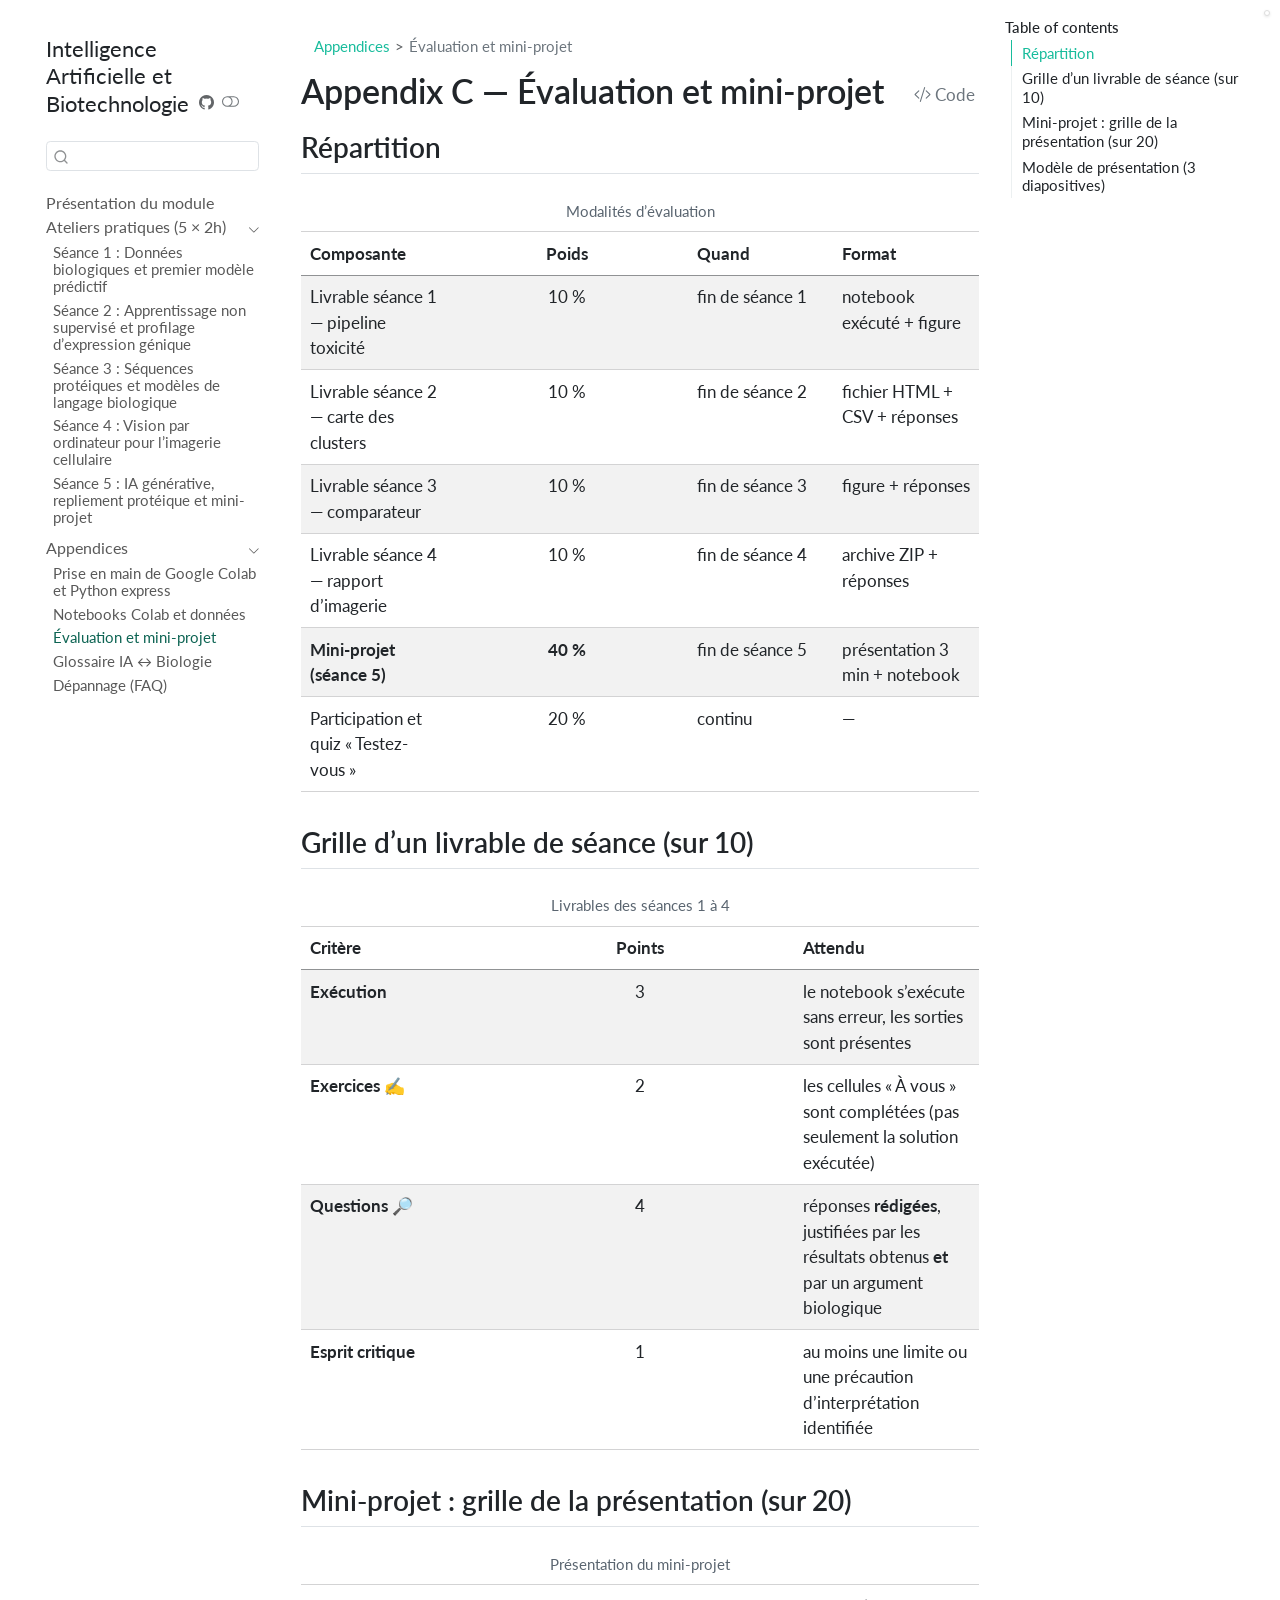
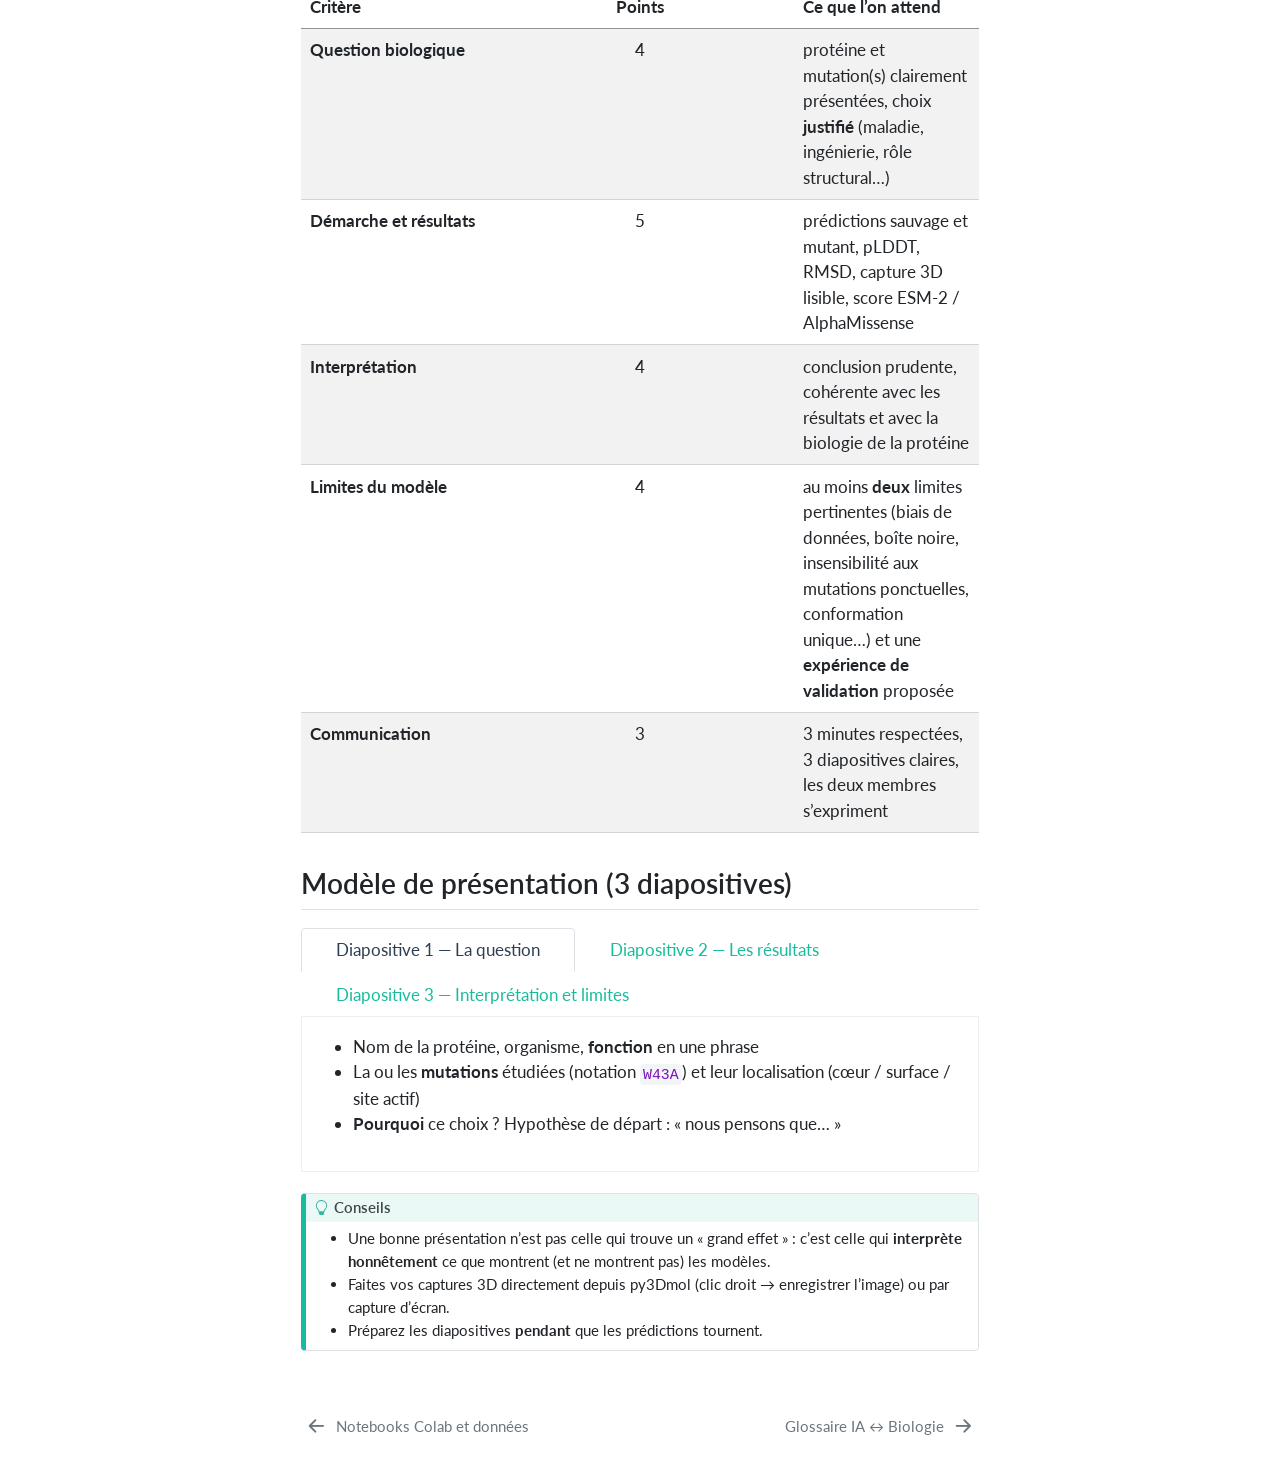
<file: evaluation.html>
<!DOCTYPE html>
<html xmlns="http://www.w3.org/1999/xhtml" lang="en" xml:lang="en"><head>

<meta charset="utf-8">
<meta name="generator" content="quarto-1.11.9">

<meta name="viewport" content="width=device-width, initial-scale=1.0, user-scalable=yes">


<title>Appendix C — Évaluation et mini-projet – Intelligence Artificielle et Biotechnologie</title>
<style>
/* Default styles provided by pandoc.
** See https://pandoc.org/MANUAL.html#variables-for-html for config info.
*/
span.smallcaps{font-variant: small-caps;}
div.columns{display: flex; gap: 1.5em;}
div.column{flex: auto;}
@media screen {
div.columns{gap: min(4vw, 1.5em);}
div.column{overflow-x: auto;}
}
div.hanging-indent{margin-left: 1.5em; text-indent: -1.5em;}
ul.task-list{list-style: none;}
ul.task-list li input[type="checkbox"] {
  width: 0.8em;
  margin: 0 0.8em 0.2em -1em; /* quarto-specific, see https://github.com/quarto-dev/quarto-cli/issues/4556 */ 
  vertical-align: middle;
}
/* CSS for syntax highlighting */
html { -webkit-text-size-adjust: 100%; }
pre > code.sourceCode { white-space: pre; position: relative; }
pre > code.sourceCode > span { display: inline-block; line-height: 1.25; }
pre > code.sourceCode > span:empty { height: 1.2em; }
.sourceCode { overflow: visible; }
code.sourceCode > span { color: inherit; text-decoration: inherit; }
div.sourceCode { margin: 1em 0; }
pre.sourceCode { margin: 0; }
@media screen {
div.sourceCode { overflow: auto; }
}
@media print {
pre > code.sourceCode { white-space: pre-wrap; }
pre > code.sourceCode > span { text-indent: -5em; padding-left: 5em; }
}
pre.numberSource code
  { counter-reset: source-line 0; }
pre.numberSource code > span
  { position: relative; left: -4em; counter-increment: source-line; }
pre.numberSource code > span > a:first-child::before
  { content: counter(source-line);
    position: relative; left: -1em; text-align: right; vertical-align: baseline;
    border: none; display: inline-block;
    -webkit-touch-callout: none; -webkit-user-select: none;
    -khtml-user-select: none; -moz-user-select: none;
    -ms-user-select: none; user-select: none;
    padding: 0 4px; width: 4em;
  }
pre.numberSource { margin-left: 3em;  padding-left: 4px; }
div.sourceCode
  {   }
@media screen {
pre > code.sourceCode > span > a:first-child::before { text-decoration: underline; }
}
</style>


<script src="site_libs/quarto-nav/quarto-nav.js"></script>
<script src="site_libs/quarto-nav/headroom.min.js"></script>
<script src="site_libs/clipboard/clipboard.min.js"></script>
<script src="site_libs/quarto-search/autocomplete.umd.js"></script>
<script src="site_libs/quarto-search/fuse.min.js"></script>
<script src="site_libs/quarto-search/quarto-search.js"></script>
<meta name="quarto:offset" content="./">
<link href="./glossaire.html" rel="next">
<link href="./notebooks.html" rel="prev">
<script src="site_libs/quarto-html/quarto.js" type="module"></script>
<script src="site_libs/quarto-html/tabsets/tabsets.js" type="module"></script>
<script src="site_libs/quarto-html/scrollable-regions/scrollable-regions.js" type="module"></script>
<script src="site_libs/quarto-html/popper.min.js"></script>
<script src="site_libs/quarto-html/tippy.umd.min.js"></script>
<script src="site_libs/quarto-html/anchor.min.js"></script>
<link href="site_libs/quarto-html/tippy.css" rel="stylesheet">
<link href="site_libs/quarto-html/quarto-syntax-highlighting-5de16f5e46225c21e2daa90d340bf64f.css" rel="stylesheet" class="quarto-color-scheme" id="quarto-text-highlighting-styles">
<link href="site_libs/quarto-html/quarto-syntax-highlighting-dark-3218d7d29a29f08bc4fdf3802c3e3ca5.css" rel="stylesheet" class="quarto-color-scheme quarto-color-alternate" id="quarto-text-highlighting-styles">
<link href="site_libs/quarto-html/quarto-syntax-highlighting-5de16f5e46225c21e2daa90d340bf64f.css" rel="stylesheet" class="quarto-color-scheme-extra" id="quarto-text-highlighting-styles">
<script src="site_libs/bootstrap/bootstrap.min.js"></script>
<link href="site_libs/bootstrap/bootstrap-icons.css" rel="stylesheet">
<link href="site_libs/bootstrap/bootstrap-d29f24995af1e3397e5707c0c8660694.min.css" rel="stylesheet" append-hash="true" class="quarto-color-scheme" id="quarto-bootstrap" data-mode="light">
<link href="site_libs/bootstrap/bootstrap-dark-71b6201ca03046a2144629b9c7df8fe5.min.css" rel="stylesheet" append-hash="true" class="quarto-color-scheme quarto-color-alternate" id="quarto-bootstrap" data-mode="dark">
<link href="site_libs/bootstrap/bootstrap-d29f24995af1e3397e5707c0c8660694.min.css" rel="stylesheet" append-hash="true" class="quarto-color-scheme-extra" id="quarto-bootstrap" data-mode="light">
<script id="quarto-search-options" type="application/json">{
  "location": "sidebar",
  "copy-button": false,
  "collapse-after": 3,
  "panel-placement": "start",
  "type": "textbox",
  "limit": 50,
  "keyboard-shortcut": [
    "f",
    "/",
    "s"
  ],
  "show-item-context": false,
  "language": {
    "search-no-results-text": "No results",
    "search-matching-documents-text": "matching documents",
    "search-copy-link-title": "Copy link to search",
    "search-hide-matches-text": "Hide additional matches",
    "search-more-match-text": "more match in this document",
    "search-more-matches-text": "more matches in this document",
    "search-clear-button-title": "Clear",
    "search-text-placeholder": "",
    "search-detached-cancel-button-title": "Cancel",
    "search-submit-button-title": "Submit",
    "search-label": "Search"
  }
}</script>
<!-- Google Translate Widget -->
</head><body class="nav-sidebar floating quarto-light"><a id="quarto-skip-link" class="visually-hidden-focusable" href="#quarto-document-content">Skip to main content</a><script id="quarto-html-before-body" type="application/javascript">
    const toggleBodyColorMode = (bsSheetEl) => {
      const mode = bsSheetEl.getAttribute("data-mode");
      const bodyEl = window.document.querySelector("body");
      if (mode === "dark") {
        bodyEl.classList.add("quarto-dark");
        bodyEl.classList.remove("quarto-light");
      } else {
        bodyEl.classList.add("quarto-light");
        bodyEl.classList.remove("quarto-dark");
      }
    }
    const toggleBodyColorPrimary = () => {
      const bsSheetEl = window.document.querySelector("link#quarto-bootstrap:not([rel=disabled-stylesheet])");
      if (bsSheetEl) {
        toggleBodyColorMode(bsSheetEl);
      }
    }
    const setColorSchemeToggle = (alternate) => {
      const toggles = window.document.querySelectorAll('.quarto-color-scheme-toggle');
      for (let i=0; i < toggles.length; i++) {
        const toggle = toggles[i];
        if (toggle) {
          toggle.setAttribute("aria-checked", alternate ? "true" : "false");
          if (alternate) {
            toggle.classList.add("alternate");
          } else {
            toggle.classList.remove("alternate");
          }
        }
      }
    };
    const toggleColorMode = (alternate) => {
      // Switch the stylesheets
      const primaryStylesheets = window.document.querySelectorAll('link.quarto-color-scheme:not(.quarto-color-alternate)');
      const alternateStylesheets = window.document.querySelectorAll('link.quarto-color-scheme.quarto-color-alternate');
      manageTransitions('#quarto-margin-sidebar .nav-link', false);
      if (alternate) {
        // note: dark is layered on light, we don't disable primary!
        enableStylesheet(alternateStylesheets);
        for (const sheetNode of alternateStylesheets) {
          if (sheetNode.id === "quarto-bootstrap") {
            toggleBodyColorMode(sheetNode);
          }
        }
      } else {
        disableStylesheet(alternateStylesheets);
        enableStylesheet(primaryStylesheets)
        toggleBodyColorPrimary();
      }
      manageTransitions('#quarto-margin-sidebar .nav-link', true);
      // Switch the toggles
      setColorSchemeToggle(alternate)
    }
    // Hack to workaround the fact that safari doesn't
    // properly recolor the scrollbar when toggling (#1455).
    // Not run on load: stylesheets are set before first paint there, and
    // scrolling would undo the scroll to a URL fragment (#14973).
    // The one pixel nudge keeps the reader where they were.
    const refreshSafariScrollbar = () => {
      if (navigator.userAgent.indexOf('Safari') > 0 && navigator.userAgent.indexOf('Chrome') == -1) {
        manageTransitions("body", false);
        const scrollY = window.scrollY;
        window.scrollTo(0, scrollY > 0 ? scrollY - 1 : 1);
        setTimeout(() => {
          window.scrollTo(0, scrollY);
          manageTransitions("body", true);
        }, 40);
      }
    }
    const disableStylesheet = (stylesheets) => {
      for (let i=0; i < stylesheets.length; i++) {
        const stylesheet = stylesheets[i];
        stylesheet.rel = 'disabled-stylesheet';
      }
    }
    const enableStylesheet = (stylesheets) => {
      for (let i=0; i < stylesheets.length; i++) {
        const stylesheet = stylesheets[i];
        if(stylesheet.rel !== 'stylesheet') { // for Chrome, which will still FOUC without this check
          stylesheet.rel = 'stylesheet';
        }
      }
    }
    const manageTransitions = (selector, allowTransitions) => {
      const els = window.document.querySelectorAll(selector);
      for (let i=0; i < els.length; i++) {
        const el = els[i];
        if (allowTransitions) {
          el.classList.remove('notransition');
        } else {
          el.classList.add('notransition');
        }
      }
    }
    const isFileUrl = () => {
      return window.location.protocol === 'file:';
    }
    const hasAlternateSentinel = () => {
      let styleSentinel = getColorSchemeSentinel();
      if (styleSentinel !== null) {
        return styleSentinel === "alternate";
      } else {
        return false;
      }
    }
    const setStyleSentinel = (alternate) => {
      const value = alternate ? "alternate" : "default";
      if (!isFileUrl()) {
        window.localStorage.setItem("quarto-color-scheme", value);
      } else {
        localAlternateSentinel = value;
      }
    }
    const getColorSchemeSentinel = () => {
      if (!isFileUrl()) {
        const storageValue = window.localStorage.getItem("quarto-color-scheme");
        return storageValue != null ? storageValue : localAlternateSentinel;
      } else {
        return localAlternateSentinel;
      }
    }
    const toggleGiscusIfUsed = (isAlternate, darkModeDefault) => {
      const baseTheme = document.querySelector('#giscus-base-theme')?.value ?? 'light';
      const alternateTheme = document.querySelector('#giscus-alt-theme')?.value ?? 'dark';
      let newTheme = '';
      if(authorPrefersDark) {
        newTheme = isAlternate ? baseTheme : alternateTheme;
      } else {
        newTheme = isAlternate ? alternateTheme : baseTheme;
      }
      const changeGiscusTheme = () => {
        // From: https://github.com/giscus/giscus/issues/336
        const sendMessage = (message) => {
          const iframe = document.querySelector('iframe.giscus-frame');
          if (!iframe) return;
          iframe.contentWindow.postMessage({ giscus: message }, 'https://giscus.app');
        }
        sendMessage({
          setConfig: {
            theme: newTheme
          }
        });
      }
      const isGiscussLoaded = window.document.querySelector('iframe.giscus-frame') !== null;
      if (isGiscussLoaded) {
        changeGiscusTheme();
      }
    };
    const authorPrefersDark = false;
    const darkModeDefault = authorPrefersDark;
      document.querySelector('link#quarto-text-highlighting-styles.quarto-color-scheme-extra').rel = 'disabled-stylesheet';
      document.querySelector('link#quarto-bootstrap.quarto-color-scheme-extra').rel = 'disabled-stylesheet';
    let localAlternateSentinel = darkModeDefault ? 'alternate' : 'default';
    // Dark / light mode switch
    window.quartoToggleColorScheme = () => {
      // Read the current dark / light value
      let toAlternate = !hasAlternateSentinel();
      toggleColorMode(toAlternate);
      refreshSafariScrollbar();
      setStyleSentinel(toAlternate);
      toggleGiscusIfUsed(toAlternate, darkModeDefault);
      window.dispatchEvent(new Event('resize'));
    };
    // Switch to dark mode if need be
    if (hasAlternateSentinel()) {
      toggleColorMode(true);
    } else {
      toggleColorMode(false);
    }
  </script><div id="google_translate_element"></div>

<script type="text/javascript">
function googleTranslateElementInit() {
  new google.translate.TranslateElement({
    pageLanguage: 'fr',
    includedLanguages: 'fr,en',
    layout: google.translate.TranslateElement.InlineLayout.SIMPLE,
    autoDisplay: false
  }, 'google_translate_element');
}
</script>

<script type="text/javascript" src="https://translate.google.com/translate_a/element.js?cb=googleTranslateElementInit"></script>

<style>
#google_translate_element {
  position: fixed;
  top: 10px;
  right: 10px;
  z-index: 9999;
  background: white;
  padding: 2px;
  border-radius: 20px;
  box-shadow: 0 1px 3px rgba(0,0,0,0.1);
  border: 1px solid #ddd;
}
.goog-te-gadget { font-size: 0 !important; }
.goog-te-gadget-simple {
  background-color: transparent !important;
  border: none !important;
  padding: 0 !important;
}
.goog-te-menu-value span { color: #333 !important; font-size: 13px !important; }
.goog-te-menu-value {
  color: #333 !important;
  border: none !important;
  background: transparent !important;
  padding: 4px 10px !important;
  border-radius: 15px !important;
}
.goog-te-banner-frame.skiptranslate { display: none !important; }
body { top: 0px !important; }
</style>


<link rel="stylesheet" href="styles.css">




<div id="quarto-search-results"></div>
  <header id="quarto-header" class="headroom fixed-top">
  <nav class="quarto-secondary-nav" aria-label="Toolbar">
    <div class="container-fluid d-flex">
      <button type="button" class="quarto-btn-toggle btn" data-bs-toggle="collapse" role="button" data-bs-target=".quarto-sidebar-collapse-item" aria-controls="quarto-sidebar" aria-expanded="false" aria-label="Toggle sidebar navigation" onclick="if (window.quartoToggleHeadroom) { window.quartoToggleHeadroom(); }">
        <i class="bi bi-layout-text-sidebar-reverse"></i>
      </button>
        <nav class="quarto-page-breadcrumbs" aria-label="Breadcrumbs"><ol class="breadcrumb"><li class="breadcrumb-item"><a href="./annexe-colab.html">Appendices</a></li><li class="breadcrumb-item"><a href="./evaluation.html"><span class="chapter-title">Évaluation et mini-projet</span></a></li></ol></nav>
        <a class="flex-grow-1" data-bs-toggle="collapse" data-bs-target=".quarto-sidebar-collapse-item" onclick="if (window.quartoToggleHeadroom) { window.quartoToggleHeadroom(); }">      
        </a>
      <button type="button" class="btn quarto-search-button" aria-label="Search" onclick="window.quartoOpenSearch();">
        <i class="bi bi-search"></i>
      </button>
    </div>
  </nav>
</header>
<!-- content -->
<div id="quarto-content" class="quarto-container page-columns page-rows-contents page-layout-article">
<!-- sidebar -->
  <nav id="quarto-sidebar" class="sidebar collapse collapse-horizontal quarto-sidebar-collapse-item sidebar-navigation floating overflow-auto" aria-label="Site">
    <div class="pt-lg-2 mt-2 text-left sidebar-header">
    <div class="sidebar-title mb-0 py-0">
      <a href="./">Intelligence Artificielle et Biotechnologie</a> 
        <div class="sidebar-tools-main">
    <a href="https://github.com/nevermind78/IA_Biotech" title="Source Code" class="quarto-navigation-tool px-1" aria-label="Source Code"><i class="bi bi-github"></i></a>
  <button type="button" role="switch" aria-checked="false" class="quarto-color-scheme-toggle quarto-navigation-tool  px-1" onclick="window.quartoToggleColorScheme(); return false;" title="Toggle dark mode" aria-label="Toggle dark mode"><i class="bi"></i></button>
</div>
    </div>
      </div>
        <div class="mt-2 flex-shrink-0 align-items-center">
        <div class="sidebar-search">
        <div id="quarto-search" class="" title="Search"></div>
        </div>
        </div>
    <div class="sidebar-menu-container"> 
    <ul class="list-unstyled mt-1">
        <li class="sidebar-item">
  <div class="sidebar-item-container"> 
  <a href="./index.html" class="sidebar-item-text sidebar-link">
 <span class="menu-text">Présentation du module</span></a>
  </div>
</li>
        <li class="sidebar-item sidebar-item-section">
      <div class="sidebar-item-container"> 
            <button type="button" class="sidebar-item-text sidebar-item-toggle sidebar-link text-start" data-bs-toggle="collapse" data-bs-target="#quarto-sidebar-section-1" aria-controls="quarto-sidebar-section-1" aria-expanded="true">
 <span class="menu-text" id="quarto-sidebar-section-1-label">Ateliers pratiques (5 × 2h)</span><i class="bi bi-chevron-right" aria-hidden="true"></i></button>
      </div>
      <ul id="quarto-sidebar-section-1" aria-labelledby="quarto-sidebar-section-1-label" class="collapse list-unstyled sidebar-section depth1 show">  
          <li class="sidebar-item">
  <div class="sidebar-item-container"> 
  <a href="./seance1.html" class="sidebar-item-text sidebar-link"><span class="chapter-title">Séance 1 : Données biologiques et premier modèle prédictif</span></a>
  </div>
</li>
          <li class="sidebar-item">
  <div class="sidebar-item-container"> 
  <a href="./seance2.html" class="sidebar-item-text sidebar-link"><span class="chapter-title">Séance 2 : Apprentissage non supervisé et profilage d’expression génique</span></a>
  </div>
</li>
          <li class="sidebar-item">
  <div class="sidebar-item-container"> 
  <a href="./seance3.html" class="sidebar-item-text sidebar-link"><span class="chapter-title">Séance 3 : Séquences protéiques et modèles de langage biologique</span></a>
  </div>
</li>
          <li class="sidebar-item">
  <div class="sidebar-item-container"> 
  <a href="./seance4.html" class="sidebar-item-text sidebar-link"><span class="chapter-title">Séance 4 : Vision par ordinateur pour l’imagerie cellulaire</span></a>
  </div>
</li>
          <li class="sidebar-item">
  <div class="sidebar-item-container"> 
  <a href="./seance5.html" class="sidebar-item-text sidebar-link"><span class="chapter-title">Séance 5 : IA générative, repliement protéique et mini-projet</span></a>
  </div>
</li>
      </ul>
  </li>
        <li class="sidebar-item sidebar-item-section">
      <div class="sidebar-item-container"> 
            <button type="button" class="sidebar-item-text sidebar-item-toggle sidebar-link text-start" data-bs-toggle="collapse" data-bs-target="#quarto-sidebar-section-2" aria-controls="quarto-sidebar-section-2" aria-expanded="true">
 <span class="menu-text" id="quarto-sidebar-section-2-label">Appendices</span><i class="bi bi-chevron-right" aria-hidden="true"></i></button>
      </div>
      <ul id="quarto-sidebar-section-2" aria-labelledby="quarto-sidebar-section-2-label" class="collapse list-unstyled sidebar-section depth1 show">  
          <li class="sidebar-item">
  <div class="sidebar-item-container"> 
  <a href="./annexe-colab.html" class="sidebar-item-text sidebar-link"><span class="chapter-title">Prise en main de Google Colab et Python express</span></a>
  </div>
</li>
          <li class="sidebar-item">
  <div class="sidebar-item-container"> 
  <a href="./notebooks.html" class="sidebar-item-text sidebar-link"><span class="chapter-title">Notebooks Colab et données</span></a>
  </div>
</li>
          <li class="sidebar-item">
  <div class="sidebar-item-container"> 
  <a href="./evaluation.html" class="sidebar-item-text sidebar-link active"><span class="chapter-title">Évaluation et mini-projet</span></a>
  </div>
</li>
          <li class="sidebar-item">
  <div class="sidebar-item-container"> 
  <a href="./glossaire.html" class="sidebar-item-text sidebar-link"><span class="chapter-title">Glossaire IA ↔︎ Biologie</span></a>
  </div>
</li>
          <li class="sidebar-item">
  <div class="sidebar-item-container"> 
  <a href="./depannage.html" class="sidebar-item-text sidebar-link"><span class="chapter-title">Dépannage (FAQ)</span></a>
  </div>
</li>
      </ul>
  </li>
    </ul>
    </div>
</nav>
<div id="quarto-sidebar-glass" class="quarto-sidebar-collapse-item" data-bs-toggle="collapse" data-bs-target=".quarto-sidebar-collapse-item"></div>
<!-- margin-sidebar -->
    <div id="quarto-margin-sidebar" class="sidebar margin-sidebar">
        <nav id="TOC" role="doc-toc" aria-labelledby="toc-title" class="toc-active">
    <h2 id="toc-title">Table of contents</h2>
   
  <ul>
  <li><a href="#répartition" id="toc-répartition" class="nav-link active" data-scroll-target="#répartition">Répartition</a></li>
  <li><a href="#grille-dun-livrable-de-séance-sur-10" id="toc-grille-dun-livrable-de-séance-sur-10" class="nav-link" data-scroll-target="#grille-dun-livrable-de-séance-sur-10">Grille d’un livrable de séance (sur 10)</a></li>
  <li><a href="#mini-projet-grille-de-la-présentation-sur-20" id="toc-mini-projet-grille-de-la-présentation-sur-20" class="nav-link" data-scroll-target="#mini-projet-grille-de-la-présentation-sur-20">Mini-projet : grille de la présentation (sur 20)</a></li>
  <li><a href="#modèle-de-présentation-3-diapositives" id="toc-modèle-de-présentation-3-diapositives" class="nav-link" data-scroll-target="#modèle-de-présentation-3-diapositives">Modèle de présentation (3 diapositives)</a></li>
  </ul>
</nav>
    </div>
<!-- main -->
<main class="content" id="quarto-document-content" tabindex="-1">


<header id="title-block-header" class="quarto-title-block default"><nav class="quarto-page-breadcrumbs quarto-title-breadcrumbs d-none d-lg-block" aria-label="Breadcrumbs"><ol class="breadcrumb"><li class="breadcrumb-item"><a href="./annexe-colab.html">Appendices</a></li><li class="breadcrumb-item"><a href="./evaluation.html"><span class="chapter-title">Évaluation et mini-projet</span></a></li></ol></nav>
<div class="quarto-title">
<div class="quarto-title-block"><div><h1 class="title">Appendix C — Évaluation et mini-projet</h1><button type="button" class="btn code-tools-button" id="quarto-code-tools-source"><i class="bi"></i> Code</button></div></div>
</div>



<div class="quarto-title-meta">

    
  
    
  </div>
  


</header>


<section id="répartition" class="level2">
<h2 class="anchored" data-anchor-id="répartition">Répartition</h2>
<table class="table-striped table-hover caption-top table">
<caption>Modalités d’évaluation</caption>
<colgroup>
<col style="width: 21%">
<col style="width: 35%">
<col style="width: 21%">
<col style="width: 21%">
</colgroup>
<thead>
<tr class="header">
<th>Composante</th>
<th style="text-align: center;">Poids</th>
<th>Quand</th>
<th>Format</th>
</tr>
</thead>
<tbody>
<tr class="odd">
<td>Livrable séance 1 — pipeline toxicité</td>
<td style="text-align: center;">10 %</td>
<td>fin de séance 1</td>
<td>notebook exécuté + figure</td>
</tr>
<tr class="even">
<td>Livrable séance 2 — carte des clusters</td>
<td style="text-align: center;">10 %</td>
<td>fin de séance 2</td>
<td>fichier HTML + CSV + réponses</td>
</tr>
<tr class="odd">
<td>Livrable séance 3 — comparateur</td>
<td style="text-align: center;">10 %</td>
<td>fin de séance 3</td>
<td>figure + réponses</td>
</tr>
<tr class="even">
<td>Livrable séance 4 — rapport d’imagerie</td>
<td style="text-align: center;">10 %</td>
<td>fin de séance 4</td>
<td>archive ZIP + réponses</td>
</tr>
<tr class="odd">
<td><strong>Mini-projet (séance 5)</strong></td>
<td style="text-align: center;"><strong>40 %</strong></td>
<td>fin de séance 5</td>
<td>présentation 3 min + notebook</td>
</tr>
<tr class="even">
<td>Participation et quiz « Testez-vous »</td>
<td style="text-align: center;">20 %</td>
<td>continu</td>
<td>—</td>
</tr>
</tbody>
</table>
</section>
<section id="grille-dun-livrable-de-séance-sur-10" class="level2">
<h2 class="anchored" data-anchor-id="grille-dun-livrable-de-séance-sur-10">Grille d’un livrable de séance (sur 10)</h2>
<table class="table-striped caption-top table">
<caption>Livrables des séances 1 à 4</caption>
<colgroup>
<col style="width: 27%">
<col style="width: 45%">
<col style="width: 27%">
</colgroup>
<thead>
<tr class="header">
<th>Critère</th>
<th style="text-align: center;">Points</th>
<th>Attendu</th>
</tr>
</thead>
<tbody>
<tr class="odd">
<td><strong>Exécution</strong></td>
<td style="text-align: center;">3</td>
<td>le notebook s’exécute sans erreur, les sorties sont présentes</td>
</tr>
<tr class="even">
<td><strong>Exercices ✍️</strong></td>
<td style="text-align: center;">2</td>
<td>les cellules « À vous » sont complétées (pas seulement la solution exécutée)</td>
</tr>
<tr class="odd">
<td><strong>Questions 🔎</strong></td>
<td style="text-align: center;">4</td>
<td>réponses <strong>rédigées</strong>, justifiées par les résultats obtenus <strong>et</strong> par un argument biologique</td>
</tr>
<tr class="even">
<td><strong>Esprit critique</strong></td>
<td style="text-align: center;">1</td>
<td>au moins une limite ou une précaution d’interprétation identifiée</td>
</tr>
</tbody>
</table>
</section>
<section id="mini-projet-grille-de-la-présentation-sur-20" class="level2">
<h2 class="anchored" data-anchor-id="mini-projet-grille-de-la-présentation-sur-20">Mini-projet : grille de la présentation (sur 20)</h2>
<table class="table-striped caption-top table">
<caption>Présentation du mini-projet</caption>
<colgroup>
<col style="width: 27%">
<col style="width: 45%">
<col style="width: 27%">
</colgroup>
<thead>
<tr class="header">
<th>Critère</th>
<th style="text-align: center;">Points</th>
<th>Ce que l’on attend</th>
</tr>
</thead>
<tbody>
<tr class="odd">
<td><strong>Question biologique</strong></td>
<td style="text-align: center;">4</td>
<td>protéine et mutation(s) clairement présentées, choix <strong>justifié</strong> (maladie, ingénierie, rôle structural…)</td>
</tr>
<tr class="even">
<td><strong>Démarche et résultats</strong></td>
<td style="text-align: center;">5</td>
<td>prédictions sauvage et mutant, pLDDT, RMSD, capture 3D lisible, score ESM-2 / AlphaMissense</td>
</tr>
<tr class="odd">
<td><strong>Interprétation</strong></td>
<td style="text-align: center;">4</td>
<td>conclusion prudente, cohérente avec les résultats et avec la biologie de la protéine</td>
</tr>
<tr class="even">
<td><strong>Limites du modèle</strong></td>
<td style="text-align: center;">4</td>
<td>au moins <strong>deux</strong> limites pertinentes (biais de données, boîte noire, insensibilité aux mutations ponctuelles, conformation unique…) et une <strong>expérience de validation</strong> proposée</td>
</tr>
<tr class="odd">
<td><strong>Communication</strong></td>
<td style="text-align: center;">3</td>
<td>3 minutes respectées, 3 diapositives claires, les deux membres s’expriment</td>
</tr>
</tbody>
</table>
</section>
<section id="modèle-de-présentation-3-diapositives" class="level2">
<h2 class="anchored" data-anchor-id="modèle-de-présentation-3-diapositives">Modèle de présentation (3 diapositives)</h2>
<div class="tabset-margin-container"></div><div class="panel-tabset">
<ul class="nav nav-tabs" role="tablist"><li class="nav-item" role="presentation"><a class="nav-link active" id="tabset-1-1-tab" data-bs-toggle="tab" data-bs-target="#tabset-1-1" role="tab" aria-controls="tabset-1-1" aria-selected="true" href="">Diapositive 1 — La question</a></li><li class="nav-item" role="presentation"><a class="nav-link" id="tabset-1-2-tab" data-bs-toggle="tab" data-bs-target="#tabset-1-2" role="tab" aria-controls="tabset-1-2" aria-selected="false" href="">Diapositive 2 — Les résultats</a></li><li class="nav-item" role="presentation"><a class="nav-link" id="tabset-1-3-tab" data-bs-toggle="tab" data-bs-target="#tabset-1-3" role="tab" aria-controls="tabset-1-3" aria-selected="false" href="">Diapositive 3 — Interprétation et limites</a></li></ul>
<div class="tab-content">
<div id="tabset-1-1" class="tab-pane active" role="tabpanel" aria-labelledby="tabset-1-1-tab">
<ul>
<li>Nom de la protéine, organisme, <strong>fonction</strong> en une phrase</li>
<li>La ou les <strong>mutations</strong> étudiées (notation <code>W43A</code>) et leur localisation (cœur / surface / site actif)</li>
<li><strong>Pourquoi</strong> ce choix ? Hypothèse de départ : « nous pensons que… »</li>
</ul>
</div>
<div id="tabset-1-2" class="tab-pane" role="tabpanel" aria-labelledby="tabset-1-2-tab">
<ul>
<li>Capture 3D : structure sauvage (gris) superposée au mutant (couleurs pLDDT), résidus mutés en bâtonnets</li>
<li>Petit tableau : pLDDT moyen sauvage / mutant, RMSD, score ESM-2, AlphaMissense</li>
<li>Le profil pLDDT sauvage vs mutant</li>
</ul>
</div>
<div id="tabset-1-3" class="tab-pane" role="tabpanel" aria-labelledby="tabset-1-3-tab">
<ul>
<li>Ce que les modèles <strong>disent</strong> ; sont-ils d’accord entre eux ?</li>
<li>Ce qu’ils <strong>ne permettent pas</strong> de conclure</li>
<li>L’<strong>expérience</strong> que vous proposeriez : mesure de stabilité thermique (DSF), dichroïsme circulaire, test d’activité, cristallographie…</li>
</ul>
</div>
</div>
</div>
<div class="callout callout-style-default callout-tip callout-titled">
<div class="callout-header d-flex align-content-center">
<div class="callout-icon-container">
<i class="callout-icon"></i>
</div>
<div class="callout-title-container flex-fill">
<span class="screen-reader-only">Astuce</span>Conseils
</div>
</div>
<div class="callout-body-container callout-body">
<ul>
<li>Une bonne présentation n’est pas celle qui trouve un « grand effet » : c’est celle qui <strong>interprète honnêtement</strong> ce que montrent (et ne montrent pas) les modèles.</li>
<li>Faites vos captures 3D directement depuis py3Dmol (clic droit → enregistrer l’image) ou par capture d’écran.</li>
<li>Préparez les diapositives <strong>pendant</strong> que les prédictions tournent.</li>
</ul>
</div>
</div>


<!-- -->

</section>

</main> <!-- /main -->
<script id="quarto-html-after-body" type="application/javascript">
  window.document.addEventListener("DOMContentLoaded", function (event) {
    // Ensure there is a toggle, if there isn't float one in the top right
    if (window.document.querySelector('.quarto-color-scheme-toggle') === null) {
      const toggle = window.document.createElement('button');
      toggle.type = "button";
      toggle.setAttribute("role", "switch");
      toggle.setAttribute("aria-checked", "false");
      toggle.classList.add('top-right');
      toggle.classList.add('quarto-color-scheme-toggle');
      toggle.setAttribute("aria-label", "Toggle dark mode");
      toggle.onclick = function() { try { window.quartoToggleColorScheme(); } catch {} return false; };
      const i = window.document.createElement("i");
      i.classList.add('bi');
      toggle.appendChild(i);
      // Put the toggle in a landmark of its own, so that landmark navigation
      // can reach it.
      //
      // The container is always a fresh direct child of body, and the toggle is
      // never moved into page furniture that the theme or the author controls.
      // The toggle is positioned against the page, so any ancestor that
      // establishes a containing block captures it: a positioned element or a
      // grid for position: absolute, and transform, filter, will-change or
      // contain for position: fixed. A direct child of body has none of these
      // to inherit, and the shift when one appears is silent and visual.
      //
      // ARIA says a document should have at most one banner, and axe reports a
      // duplicate whether or not the banners carry distinct labels. So use a
      // header when the page has no banner yet, and a named region otherwise.
      //
      // A header is a banner wherever it sits, unless it is inside sectioning
      // content, so this cannot just look at the children of body: a custom
      // page layout wraps the title block header in a plain div. An explicit
      // role="banner" always counts.
      const sectioning = 'article, aside, main, nav, section, [role="article"], [role="complementary"], [role="main"], [role="navigation"], [role="region"]';
      const hasBanner = Array.from(
        window.document.querySelectorAll('header:not([role]), [role="banner"]')
      ).some(function(el) {
        return el.hasAttribute("role") || el.closest(sectioning) === null;
      });
      const container = window.document.createElement(hasBanner ? "div" : "header");
      if (hasBanner) {
        container.setAttribute("role", "region");
        container.setAttribute("aria-label", "Toggle dark mode");
      }
      container.classList.add('quarto-color-scheme-toggle-container');
      container.appendChild(toggle);
      window.document.body.appendChild(container);
    }
    setColorSchemeToggle(hasAlternateSentinel())
    const icon = "";
    const anchorJS = new window.AnchorJS();
    anchorJS.options = {
      placement: 'right',
      icon: icon
    };
    anchorJS.add('.anchored');
    const isCodeAnnotation = (el) => {
      for (const clz of el.classList) {
        if (clz.startsWith('code-annotation-')) {                     
          return true;
        }
      }
      return false;
    }
    const onCopySuccess = function(e) {
      // button target
      const button = e.trigger;
      // don't keep focus
      button.blur();
      // flash "checked"
      button.classList.add('code-copy-button-checked');
      var currentTitle = button.getAttribute("title");
      button.setAttribute("title", "Copied!");
      let tooltip;
      if (window.bootstrap) {
        button.setAttribute("data-bs-toggle", "tooltip");
        button.setAttribute("data-bs-placement", "left");
        button.setAttribute("data-bs-title", "Copied!");
        tooltip = new bootstrap.Tooltip(button, 
          { trigger: "manual", 
            customClass: "code-copy-button-tooltip",
            offset: [0, -8]});
        tooltip.show();    
      }
      setTimeout(function() {
        if (tooltip) {
          tooltip.hide();
          button.removeAttribute("data-bs-title");
          button.removeAttribute("data-bs-toggle");
          button.removeAttribute("data-bs-placement");
        }
        button.setAttribute("title", currentTitle);
        button.classList.remove('code-copy-button-checked');
      }, 1000);
      // clear code selection
      e.clearSelection();
    }
    const getTextToCopy = function(trigger) {
      const outerScaffold = trigger.parentElement.cloneNode(true);
      const codeEl = outerScaffold.querySelector('code');
      for (const childEl of codeEl.children) {
        if (isCodeAnnotation(childEl)) {
          childEl.remove();
        }
      }
      return codeEl.innerText;
    }
    const clipboard = new window.ClipboardJS('.code-copy-button:not([data-in-quarto-modal])', {
      text: getTextToCopy
    });
    clipboard.on('success', onCopySuccess);
    if (window.document.getElementById('quarto-embedded-source-code-modal')) {
      const clipboardModal = new window.ClipboardJS('.code-copy-button[data-in-quarto-modal]', {
        text: getTextToCopy,
        container: window.document.getElementById('quarto-embedded-source-code-modal')
      });
      clipboardModal.on('success', onCopySuccess);
    }
    const viewSource = window.document.getElementById('quarto-view-source') ||
                       window.document.getElementById('quarto-code-tools-source');
    if (viewSource) {
      const sourceUrl = viewSource.getAttribute("data-quarto-source-url");
      viewSource.addEventListener("click", function(e) {
        if (sourceUrl) {
          // rstudio viewer pane
          if (/\bcapabilities=\b/.test(window.location)) {
            window.open(sourceUrl);
          } else {
            window.location.href = sourceUrl;
          }
        } else {
          const modal = new bootstrap.Modal(document.getElementById('quarto-embedded-source-code-modal'));
          modal.show();
        }
        return false;
      });
    }
    function toggleCodeHandler(show) {
      return function(e) {
        const cellDetails = window.document.querySelectorAll(".cell details.code-fold");
        for (let i=0; i<cellDetails.length; i++) {
          const details = cellDetails[i];
          if (show) {
            details.open = true;
          } else {
            details.removeAttribute("open");
          }
        }
        const cellCodeDivs = window.document.querySelectorAll(".cell div.sourceCode.cell-code");
        const fromCls = show ? "hidden" : "unhidden";
        const toCls = show ? "unhidden" : "hidden";
        for (let i=0; i<cellCodeDivs.length; i++) {
          const codeDiv = cellCodeDivs[i];
          if (codeDiv.classList.contains(fromCls)) {
            codeDiv.classList.remove(fromCls);
            codeDiv.classList.add(toCls);
          } 
        }
        return false;
      }
    }
    const hideAllCode = window.document.getElementById("quarto-hide-all-code");
    if (hideAllCode) {
      hideAllCode.addEventListener("click", toggleCodeHandler(false));
    }
    const showAllCode = window.document.getElementById("quarto-show-all-code");
    if (showAllCode) {
      showAllCode.addEventListener("click", toggleCodeHandler(true));
    }
      var localhostRegex = new RegExp(/^(?:http|https):\/\/localhost\:?[0-9]*\//);
      var mailtoRegex = new RegExp(/^mailto:/);
        var filterRegex = new RegExp("https:\/\/nevermind78\.github\.io\/IA_Biotech\/");
      var isInternal = (href) => {
          return filterRegex.test(href) || localhostRegex.test(href) || mailtoRegex.test(href);
      }
      // Inspect non-navigation links and adorn them if external
      window.quartoDecorateExternalLinks = function (root) {
     var links = (root || window.document).querySelectorAll('a[href]:not(.nav-link):not(.navbar-brand):not(.toc-action):not(.sidebar-link):not(.sidebar-item-toggle):not(.pagination-link):not(.no-external):not([aria-hidden]):not(.dropdown-item):not(.quarto-navigation-tool):not(.about-link)');
      for (var i=0; i<links.length; i++) {
        const link = links[i];
        if (!isInternal(link.href)) {
          // undo the damage that might have been done by quarto-nav.js in the case of
          // links that we want to consider external
          if (link.dataset.originalHref !== undefined) {
            link.href = link.dataset.originalHref;
          }
          if (!link.classList.contains('no-external-icon')) {
          }
        }
      }
      };
      window.quartoDecorateExternalLinks(window.document);
    // Esc closes the popup (WCAG 1.4.13) and focus leaving both trigger and
    // popup closes it (WCAG 2.4.11); tippy handles neither for interactive popups.
    const hideOnEscAndFocusOut = {
      name: 'hideOnEscAndFocusOut',
      defaultValue: true,
      fn(instance) {
        const dismiss = () => {
          // A show scheduled by the trigger delay would otherwise reopen it
          instance.clearDelayTimeouts();
          instance.hide();
        };
        const onKeyDown = (event) => {
          if (event.key !== 'Escape') {
            return;
          }
          // Keep Esc from also reaching page handlers (e.g. reveal.js overview),
          // except an open reveal.js slide menu, which Esc should close too.
          // The menu handles keys only when its keyboard option is on.
          const menuHandlesEsc = window.Reveal?.getPlugin?.('menu')?.isOpen() &&
            window.Reveal.getConfig().menu?.keyboard !== false;
          if (!menuHandlesEsc) {
            event.stopPropagation();
          }
          if (instance.popper.contains(window.document.activeElement)) {
            // Disabled while refocusing so the focus trigger does not reopen it
            instance.disable();
            instance.reference.focus();
            instance.enable();
          }
          dismiss();
        };
        const onFocusOut = (event) => {
          const target = event.relatedTarget;
          if (target && !instance.reference.contains(target) &&
              !instance.popper.contains(target)) {
            dismiss();
          }
        };
        // On the trigger too: a click trigger (code-annotations: select) has no
        // blur handling. Attached for the instance's lifetime so leaving the
        // trigger also cancels a show still pending on the trigger delay.
        instance.reference.addEventListener('focusout', onFocusOut);
        return {
          onShow() {
            window.document.addEventListener('keydown', onKeyDown, true);
            instance.popper.addEventListener('focusout', onFocusOut);
          },
          onHide() {
            window.document.removeEventListener('keydown', onKeyDown, true);
            instance.popper.removeEventListener('focusout', onFocusOut);
          },
          onDestroy() {
            instance.reference.removeEventListener('focusout', onFocusOut);
          },
        };
      },
    };
    function tippyHover(el, contentFn, onTriggerFn, onUntriggerFn) {
      const config = {
        allowHTML: true,
        maxWidth: 500,
        delay: 100,
        arrow: false,
        appendTo: function(el) {
            return el.parentElement;
        },
        interactive: true,
        interactiveBorder: 10,
        theme: 'quarto',
        placement: 'bottom-start',
        plugins: [hideOnEscAndFocusOut],
      };
      if (contentFn) {
        config.content = contentFn;
      }
      if (onTriggerFn) {
        config.onTrigger = onTriggerFn;
      }
      if (onUntriggerFn) {
        config.onUntrigger = onUntriggerFn;
      }
      window.tippy(el, config); 
    }
    const noterefs = window.document.querySelectorAll('a[role="doc-noteref"]');
    for (var i=0; i<noterefs.length; i++) {
      const ref = noterefs[i];
      tippyHover(ref, function() {
        // use id or data attribute instead here
        let href = ref.getAttribute('data-footnote-href') || ref.getAttribute('href');
        try { href = new URL(href).hash; } catch {}
        const id = href.replace(/^#\/?/, "");
        const note = window.document.getElementById(id);
        if (note) {
          return note.innerHTML;
        } else {
          return "";
        }
      });
    }
    const xrefs = window.document.querySelectorAll('a.quarto-xref');
    const processXRef = (id, note) => {
      // Strip column container classes
      const stripColumnClz = (el) => {
        el.classList.remove("page-full", "page-columns");
        if (el.children) {
          for (const child of el.children) {
            stripColumnClz(child);
          }
        }
      }
      stripColumnClz(note)
      if (id === null || id.startsWith('sec-')) {
        // Special case sections, only their first couple elements
        const container = document.createElement("div");
        if (note.children && note.children.length > 2) {
          container.appendChild(note.children[0].cloneNode(true));
          for (let i = 1; i < note.children.length; i++) {
            const child = note.children[i];
            if (child.tagName === "P" && child.innerText === "") {
              continue;
            } else {
              container.appendChild(child.cloneNode(true));
              break;
            }
          }
          if (window.Quarto?.typesetMath) {
            window.Quarto.typesetMath(container);
          }
          return container.innerHTML
        } else {
          if (window.Quarto?.typesetMath) {
            window.Quarto.typesetMath(note);
          }
          return note.innerHTML;
        }
      } else {
        // Remove any anchor links if they are present
        const anchorLink = note.querySelector('a.anchorjs-link');
        if (anchorLink) {
          anchorLink.remove();
        }
        if (window.Quarto?.typesetMath) {
          window.Quarto.typesetMath(note);
        }
        if (note.classList.contains("callout")) {
          return note.outerHTML;
        } else {
          return note.innerHTML;
        }
      }
    }
    for (var i=0; i<xrefs.length; i++) {
      const xref = xrefs[i];
      tippyHover(xref, undefined, function(instance) {
        instance.disable();
        let url = xref.getAttribute('href');
        let hash = undefined; 
        if (url.startsWith('#')) {
          hash = url;
        } else {
          try { hash = new URL(url).hash; } catch {}
        }
        if (hash) {
          const id = hash.replace(/^#\/?/, "");
          const note = window.document.getElementById(id);
          if (note !== null) {
            try {
              const html = processXRef(id, note.cloneNode(true));
              instance.setContent(html);
            } finally {
              instance.enable();
              instance.show();
            }
          } else {
            // See if we can fetch this
            fetch(url.split('#')[0])
            .then(res => res.text())
            .then(html => {
              const parser = new DOMParser();
              const htmlDoc = parser.parseFromString(html, "text/html");
              const note = htmlDoc.getElementById(id);
              if (note !== null) {
                const html = processXRef(id, note);
                instance.setContent(html);
              } 
            }).finally(() => {
              instance.enable();
              instance.show();
            });
          }
        } else {
          // See if we can fetch a full url (with no hash to target)
          // This is a special case and we should probably do some content thinning / targeting
          fetch(url)
          .then(res => res.text())
          .then(html => {
            const parser = new DOMParser();
            const htmlDoc = parser.parseFromString(html, "text/html");
            const note = htmlDoc.querySelector('main.content');
            if (note !== null) {
              // This should only happen for chapter cross references
              // (since there is no id in the URL)
              // remove the first header
              if (note.children.length > 0 && note.children[0].tagName === "HEADER") {
                note.children[0].remove();
              }
              const html = processXRef(null, note);
              instance.setContent(html);
            } 
          }).finally(() => {
            instance.enable();
            instance.show();
          });
        }
      }, function(instance) {
      });
    }
        let selectedAnnoteEl;
        const selectorForAnnotation = ( cell, annotation) => {
          let cellAttr = 'data-code-cell="' + cell + '"';
          let lineAttr = 'data-code-annotation="' +  annotation + '"';
          const selector = 'span[' + cellAttr + '][' + lineAttr + ']';
          return selector;
        }
        const selectCodeLines = (annoteEl) => {
          const doc = window.document;
          const targetCell = annoteEl.getAttribute("data-target-cell");
          const targetAnnotation = annoteEl.getAttribute("data-target-annotation");
          const annoteSpan = window.document.querySelector(selectorForAnnotation(targetCell, targetAnnotation));
          const lines = annoteSpan.getAttribute("data-code-lines").split(",");
          const lineIds = lines.map((line) => {
            return targetCell + "-" + line;
          })
          // Each band is positioned against its own containing block, which is
          // not the offsetParent of the lines, so place it from client rects.
          const placeBand = (band, firstEl, lastEl, codeBlock) => {
            const container = band.offsetParent;
            if (container === null) {
              return;
            }
            const containerRect = container.getBoundingClientRect();
            // Reveal.js scales slides with a transform, so convert client
            // pixels back to the CSS pixels of the container.
            const scale = containerRect.height / container.offsetHeight || 1;
            const firstRect = firstEl.getBoundingClientRect();
            const lastRect = lastEl.getBoundingClientRect();
            const top = (firstRect.top - containerRect.top) / scale - container.clientTop + container.scrollTop;
            const height = (lastRect.bottom - firstRect.top) / scale;
            band.style.top = top - 2 + "px";
            band.style.height = height + 4 + "px";
            if (codeBlock) {
              // Without the copy button wrapper, the containing block is wider
              // than the code block, so span the code block explicitly.
              const blockRect = codeBlock.getBoundingClientRect();
              band.style.left = (blockRect.left - containerRect.left) / scale - container.clientLeft + container.scrollLeft + "px";
              band.style.width = blockRect.width / scale + "px";
            }
          };
          if (lineIds.length > 0) {
            const el = window.document.getElementById(lineIds[0]);
            const lastEl = window.document.getElementById(lineIds[lineIds.length - 1]);
            const parent = el.parentElement.parentElement;
            // cook up a div (if necessary) and position it
            let div = window.document.getElementById("code-annotation-line-highlight");
            if (div === null) {
              div = window.document.createElement("div");
              div.setAttribute("id", "code-annotation-line-highlight");
              div.style.position = 'absolute';
              parent.appendChild(div);
            }
            placeBand(div, el, lastEl, parent.closest("div.sourceCode") || parent);
            let gutterDiv = window.document.getElementById("code-annotation-line-highlight-gutter");
            if (gutterDiv === null) {
              gutterDiv = window.document.createElement("div");
              gutterDiv.setAttribute("id", "code-annotation-line-highlight-gutter");
              gutterDiv.style.position = 'absolute';
              const codeCell = window.document.getElementById(targetCell);
              const gutter = codeCell.querySelector('.code-annotation-gutter');
              gutter.appendChild(gutterDiv);
            }
            placeBand(gutterDiv, el, lastEl);
            selectedAnnoteEl = annoteEl;
          }
        };
        const unselectCodeLines = () => {
          const elementsIds = ["code-annotation-line-highlight", "code-annotation-line-highlight-gutter"];
          elementsIds.forEach((elId) => {
            const div = window.document.getElementById(elId);
            if (div) {
              div.remove();
            }
          });
          selectedAnnoteEl = undefined;
        };
          // Handle positioning of the toggle
      window.addEventListener(
        "resize",
        throttle(() => {
          elRect = undefined;
          if (selectedAnnoteEl) {
            selectCodeLines(selectedAnnoteEl);
          }
        }, 10)
      );
      function throttle(fn, ms) {
      let throttle = false;
      let timer;
        return (...args) => {
          if(!throttle) { // first call gets through
              fn.apply(this, args);
              throttle = true;
          } else { // all the others get throttled
              if(timer) clearTimeout(timer); // cancel #2
              timer = setTimeout(() => {
                fn.apply(this, args);
                timer = throttle = false;
              }, ms);
          }
        };
      }
        // Attach click handler to the DT
        const annoteDls = window.document.querySelectorAll('dt[data-target-cell]');
        for (const annoteDlNode of annoteDls) {
          annoteDlNode.addEventListener('click', (event) => {
            const clickedEl = event.target;
            if (clickedEl !== selectedAnnoteEl) {
              unselectCodeLines();
              const activeEl = window.document.querySelector('dt[data-target-cell].code-annotation-active');
              if (activeEl) {
                activeEl.classList.remove('code-annotation-active');
              }
              selectCodeLines(clickedEl);
              clickedEl.classList.add('code-annotation-active');
            } else {
              // Unselect the line
              unselectCodeLines();
              clickedEl.classList.remove('code-annotation-active');
            }
          });
        }
    const findCites = (el) => {
      const parentEl = el.parentElement;
      if (parentEl) {
        const cites = parentEl.dataset.cites;
        if (cites) {
          return {
            el,
            cites: cites.split(' ')
          };
        } else {
          return findCites(el.parentElement)
        }
      } else {
        return undefined;
      }
    };
    var bibliorefs = window.document.querySelectorAll('a[role="doc-biblioref"]');
    for (var i=0; i<bibliorefs.length; i++) {
      const ref = bibliorefs[i];
      const citeInfo = findCites(ref);
      if (citeInfo) {
        tippyHover(citeInfo.el, function() {
          var popup = window.document.createElement('div');
          citeInfo.cites.forEach(function(cite) {
            var citeDiv = window.document.createElement('div');
            citeDiv.classList.add('hanging-indent');
            citeDiv.classList.add('csl-entry');
            var biblioDiv = window.document.getElementById('ref-' + cite);
            if (biblioDiv) {
              citeDiv.innerHTML = biblioDiv.innerHTML;
            }
            popup.appendChild(citeDiv);
          });
          return popup.innerHTML;
        });
      }
    }
  });
  </script>
  <script type="application/javascript">
  window.quartoScrollableRegionsLabels = {"code":"Scrollable code","output":"Scrollable output"};
  </script>
<nav class="page-navigation" aria-label="Page">
  <div class="nav-page nav-page-previous">
      <a href="./notebooks.html" class="pagination-link" aria-label="Notebooks Colab et données">
        <i class="bi bi-arrow-left-short"></i> <span class="nav-page-text"><span class="chapter-title">Notebooks Colab et données</span></span>
      </a>          
  </div>
  <div class="nav-page nav-page-next">
      <a href="./glossaire.html" class="pagination-link" aria-label="Glossaire IA ↔ Biologie">
        <span class="nav-page-text"><span class="chapter-title">Glossaire IA ↔︎ Biologie</span></span> <i class="bi bi-arrow-right-short"></i>
      </a>
  </div>
</nav><div class="modal fade" id="quarto-embedded-source-code-modal" tabindex="-1" aria-labelledby="quarto-embedded-source-code-modal-label" aria-hidden="true"><div class="modal-dialog modal-dialog-scrollable"><div class="modal-content"><div class="modal-header"><h5 class="modal-title" id="quarto-embedded-source-code-modal-label">Source Code</h5><button class="btn-close" data-bs-dismiss="modal"></button></div><div class="modal-body"><div class="">
<div class="code-copy-outer-scaffold"><div class="sourceCode" id="cb1" data-shortcodes="false"><pre class="sourceCode markdown code-with-copy"><code class="sourceCode markdown"><span id="cb1-1"><a href="#cb1-1" aria-hidden="true" tabindex="-1"></a><span class="fu"># Évaluation et mini-projet</span></span>
<span id="cb1-2"><a href="#cb1-2" aria-hidden="true" tabindex="-1"></a></span>
<span id="cb1-3"><a href="#cb1-3" aria-hidden="true" tabindex="-1"></a><span class="fu">## Répartition</span></span>
<span id="cb1-4"><a href="#cb1-4" aria-hidden="true" tabindex="-1"></a></span>
<span id="cb1-5"><a href="#cb1-5" aria-hidden="true" tabindex="-1"></a><span class="pp">|</span> Composante <span class="pp">|</span> Poids <span class="pp">|</span> Quand <span class="pp">|</span> Format <span class="pp">|</span></span>
<span id="cb1-6"><a href="#cb1-6" aria-hidden="true" tabindex="-1"></a><span class="pp">|---|:---:|---|---|</span></span>
<span id="cb1-7"><a href="#cb1-7" aria-hidden="true" tabindex="-1"></a><span class="pp">|</span> Livrable séance 1 — pipeline toxicité <span class="pp">|</span> 10 % <span class="pp">|</span> fin de séance 1 <span class="pp">|</span> notebook exécuté + figure <span class="pp">|</span></span>
<span id="cb1-8"><a href="#cb1-8" aria-hidden="true" tabindex="-1"></a><span class="pp">|</span> Livrable séance 2 — carte des clusters <span class="pp">|</span> 10 % <span class="pp">|</span> fin de séance 2 <span class="pp">|</span> fichier HTML + CSV + réponses <span class="pp">|</span></span>
<span id="cb1-9"><a href="#cb1-9" aria-hidden="true" tabindex="-1"></a><span class="pp">|</span> Livrable séance 3 — comparateur <span class="pp">|</span> 10 % <span class="pp">|</span> fin de séance 3 <span class="pp">|</span> figure + réponses <span class="pp">|</span></span>
<span id="cb1-10"><a href="#cb1-10" aria-hidden="true" tabindex="-1"></a><span class="pp">|</span> Livrable séance 4 — rapport d'imagerie <span class="pp">|</span> 10 % <span class="pp">|</span> fin de séance 4 <span class="pp">|</span> archive ZIP + réponses <span class="pp">|</span></span>
<span id="cb1-11"><a href="#cb1-11" aria-hidden="true" tabindex="-1"></a><span class="pp">|</span> **Mini-projet (séance 5)** | **40 %** <span class="pp">|</span> fin de séance 5 <span class="pp">|</span> présentation 3 min + notebook <span class="pp">|</span></span>
<span id="cb1-12"><a href="#cb1-12" aria-hidden="true" tabindex="-1"></a><span class="pp">|</span> Participation et quiz « Testez-vous » <span class="pp">|</span> 20 % <span class="pp">|</span> continu <span class="pp">|</span> — <span class="pp">|</span></span>
<span id="cb1-13"><a href="#cb1-13" aria-hidden="true" tabindex="-1"></a></span>
<span id="cb1-14"><a href="#cb1-14" aria-hidden="true" tabindex="-1"></a>: Modalités d'évaluation {.striped .hover}</span>
<span id="cb1-15"><a href="#cb1-15" aria-hidden="true" tabindex="-1"></a></span>
<span id="cb1-16"><a href="#cb1-16" aria-hidden="true" tabindex="-1"></a><span class="fu">## Grille d'un livrable de séance (sur 10)</span></span>
<span id="cb1-17"><a href="#cb1-17" aria-hidden="true" tabindex="-1"></a></span>
<span id="cb1-18"><a href="#cb1-18" aria-hidden="true" tabindex="-1"></a><span class="pp">|</span> Critère <span class="pp">|</span> Points <span class="pp">|</span> Attendu <span class="pp">|</span></span>
<span id="cb1-19"><a href="#cb1-19" aria-hidden="true" tabindex="-1"></a><span class="pp">|---|:---:|---|</span></span>
<span id="cb1-20"><a href="#cb1-20" aria-hidden="true" tabindex="-1"></a><span class="pp">|</span> **Exécution** <span class="pp">|</span> 3 <span class="pp">|</span> le notebook s'exécute sans erreur, les sorties sont présentes <span class="pp">|</span></span>
<span id="cb1-21"><a href="#cb1-21" aria-hidden="true" tabindex="-1"></a><span class="pp">|</span> **Exercices ✍️** <span class="pp">|</span> 2 <span class="pp">|</span> les cellules « À vous » sont complétées (pas seulement la solution exécutée) <span class="pp">|</span></span>
<span id="cb1-22"><a href="#cb1-22" aria-hidden="true" tabindex="-1"></a><span class="pp">|</span> **Questions 🔎** | 4 | réponses **rédigées**, justifiées par les résultats obtenus **et** par un argument biologique <span class="pp">|</span></span>
<span id="cb1-23"><a href="#cb1-23" aria-hidden="true" tabindex="-1"></a><span class="pp">|</span> **Esprit critique** <span class="pp">|</span> 1 <span class="pp">|</span> au moins une limite ou une précaution d'interprétation identifiée <span class="pp">|</span></span>
<span id="cb1-24"><a href="#cb1-24" aria-hidden="true" tabindex="-1"></a></span>
<span id="cb1-25"><a href="#cb1-25" aria-hidden="true" tabindex="-1"></a>: Livrables des séances 1 à 4 {.striped}</span>
<span id="cb1-26"><a href="#cb1-26" aria-hidden="true" tabindex="-1"></a></span>
<span id="cb1-27"><a href="#cb1-27" aria-hidden="true" tabindex="-1"></a><span class="fu">## Mini-projet : grille de la présentation (sur 20)</span></span>
<span id="cb1-28"><a href="#cb1-28" aria-hidden="true" tabindex="-1"></a></span>
<span id="cb1-29"><a href="#cb1-29" aria-hidden="true" tabindex="-1"></a><span class="pp">|</span> Critère <span class="pp">|</span> Points <span class="pp">|</span> Ce que l'on attend <span class="pp">|</span></span>
<span id="cb1-30"><a href="#cb1-30" aria-hidden="true" tabindex="-1"></a><span class="pp">|---|:---:|---|</span></span>
<span id="cb1-31"><a href="#cb1-31" aria-hidden="true" tabindex="-1"></a><span class="pp">|</span> **Question biologique** | 4 | protéine et mutation(s) clairement présentées, choix **justifié** (maladie, ingénierie, rôle structural…) <span class="pp">|</span></span>
<span id="cb1-32"><a href="#cb1-32" aria-hidden="true" tabindex="-1"></a><span class="pp">|</span> **Démarche et résultats** <span class="pp">|</span> 5 <span class="pp">|</span> prédictions sauvage et mutant, pLDDT, RMSD, capture 3D lisible, score ESM-2 / AlphaMissense <span class="pp">|</span></span>
<span id="cb1-33"><a href="#cb1-33" aria-hidden="true" tabindex="-1"></a><span class="pp">|</span> **Interprétation** <span class="pp">|</span> 4 <span class="pp">|</span> conclusion prudente, cohérente avec les résultats et avec la biologie de la protéine <span class="pp">|</span></span>
<span id="cb1-34"><a href="#cb1-34" aria-hidden="true" tabindex="-1"></a><span class="pp">|</span> **Limites du modèle** | 4 | au moins **deux** limites pertinentes (biais de données, boîte noire, insensibilité aux mutations ponctuelles, conformation unique…) et une **expérience de validation** proposée <span class="pp">|</span></span>
<span id="cb1-35"><a href="#cb1-35" aria-hidden="true" tabindex="-1"></a><span class="pp">|</span> **Communication** <span class="pp">|</span> 3 <span class="pp">|</span> 3 minutes respectées, 3 diapositives claires, les deux membres s'expriment <span class="pp">|</span></span>
<span id="cb1-36"><a href="#cb1-36" aria-hidden="true" tabindex="-1"></a></span>
<span id="cb1-37"><a href="#cb1-37" aria-hidden="true" tabindex="-1"></a>: Présentation du mini-projet {.striped}</span>
<span id="cb1-38"><a href="#cb1-38" aria-hidden="true" tabindex="-1"></a></span>
<span id="cb1-39"><a href="#cb1-39" aria-hidden="true" tabindex="-1"></a><span class="fu">## Modèle de présentation (3 diapositives)</span></span>
<span id="cb1-40"><a href="#cb1-40" aria-hidden="true" tabindex="-1"></a></span>
<span id="cb1-41"><a href="#cb1-41" aria-hidden="true" tabindex="-1"></a>::: {.panel-tabset}</span>
<span id="cb1-42"><a href="#cb1-42" aria-hidden="true" tabindex="-1"></a></span>
<span id="cb1-43"><a href="#cb1-43" aria-hidden="true" tabindex="-1"></a><span class="fu">## Diapositive 1 — La question</span></span>
<span id="cb1-44"><a href="#cb1-44" aria-hidden="true" tabindex="-1"></a></span>
<span id="cb1-45"><a href="#cb1-45" aria-hidden="true" tabindex="-1"></a><span class="ss">- </span>Nom de la protéine, organisme, **fonction** en une phrase</span>
<span id="cb1-46"><a href="#cb1-46" aria-hidden="true" tabindex="-1"></a><span class="ss">- </span>La ou les **mutations** étudiées (notation <span class="in">`W43A`</span>) et leur localisation (cœur / surface / site actif)</span>
<span id="cb1-47"><a href="#cb1-47" aria-hidden="true" tabindex="-1"></a><span class="ss">- </span>**Pourquoi** ce choix ? Hypothèse de départ : « nous pensons que… »</span>
<span id="cb1-48"><a href="#cb1-48" aria-hidden="true" tabindex="-1"></a></span>
<span id="cb1-49"><a href="#cb1-49" aria-hidden="true" tabindex="-1"></a><span class="fu">## Diapositive 2 — Les résultats</span></span>
<span id="cb1-50"><a href="#cb1-50" aria-hidden="true" tabindex="-1"></a></span>
<span id="cb1-51"><a href="#cb1-51" aria-hidden="true" tabindex="-1"></a><span class="ss">- </span>Capture 3D : structure sauvage (gris) superposée au mutant (couleurs pLDDT), résidus mutés en bâtonnets</span>
<span id="cb1-52"><a href="#cb1-52" aria-hidden="true" tabindex="-1"></a><span class="ss">- </span>Petit tableau : pLDDT moyen sauvage / mutant, RMSD, score ESM-2, AlphaMissense</span>
<span id="cb1-53"><a href="#cb1-53" aria-hidden="true" tabindex="-1"></a><span class="ss">- </span>Le profil pLDDT sauvage vs mutant</span>
<span id="cb1-54"><a href="#cb1-54" aria-hidden="true" tabindex="-1"></a></span>
<span id="cb1-55"><a href="#cb1-55" aria-hidden="true" tabindex="-1"></a><span class="fu">## Diapositive 3 — Interprétation et limites</span></span>
<span id="cb1-56"><a href="#cb1-56" aria-hidden="true" tabindex="-1"></a></span>
<span id="cb1-57"><a href="#cb1-57" aria-hidden="true" tabindex="-1"></a><span class="ss">- </span>Ce que les modèles **disent** ; sont-ils d'accord entre eux ?</span>
<span id="cb1-58"><a href="#cb1-58" aria-hidden="true" tabindex="-1"></a><span class="ss">- </span>Ce qu'ils **ne permettent pas** de conclure</span>
<span id="cb1-59"><a href="#cb1-59" aria-hidden="true" tabindex="-1"></a><span class="ss">- </span>L'**expérience** que vous proposeriez : mesure de stabilité thermique (DSF), dichroïsme circulaire, test d'activité, cristallographie…</span>
<span id="cb1-60"><a href="#cb1-60" aria-hidden="true" tabindex="-1"></a></span>
<span id="cb1-61"><a href="#cb1-61" aria-hidden="true" tabindex="-1"></a>:::</span>
<span id="cb1-62"><a href="#cb1-62" aria-hidden="true" tabindex="-1"></a></span>
<span id="cb1-63"><a href="#cb1-63" aria-hidden="true" tabindex="-1"></a>::: {.callout-tip}</span>
<span id="cb1-64"><a href="#cb1-64" aria-hidden="true" tabindex="-1"></a><span class="fu">## Conseils</span></span>
<span id="cb1-65"><a href="#cb1-65" aria-hidden="true" tabindex="-1"></a><span class="ss">- </span>Une bonne présentation n'est pas celle qui trouve un « grand effet » : c'est celle qui **interprète</span>
<span id="cb1-66"><a href="#cb1-66" aria-hidden="true" tabindex="-1"></a>  honnêtement** ce que montrent (et ne montrent pas) les modèles.</span>
<span id="cb1-67"><a href="#cb1-67" aria-hidden="true" tabindex="-1"></a><span class="ss">- </span>Faites vos captures 3D directement depuis py3Dmol (clic droit → enregistrer l'image) ou par capture d'écran.</span>
<span id="cb1-68"><a href="#cb1-68" aria-hidden="true" tabindex="-1"></a><span class="ss">- </span>Préparez les diapositives **pendant** que les prédictions tournent.</span>
<span id="cb1-69"><a href="#cb1-69" aria-hidden="true" tabindex="-1"></a>:::</span></code></pre></div><button title="Copy to Clipboard" class="code-copy-button" data-in-quarto-modal=""><i class="bi"></i></button></div>
</div></div></div></div></div>
</div> <!-- /content -->




</body></html>
</file>
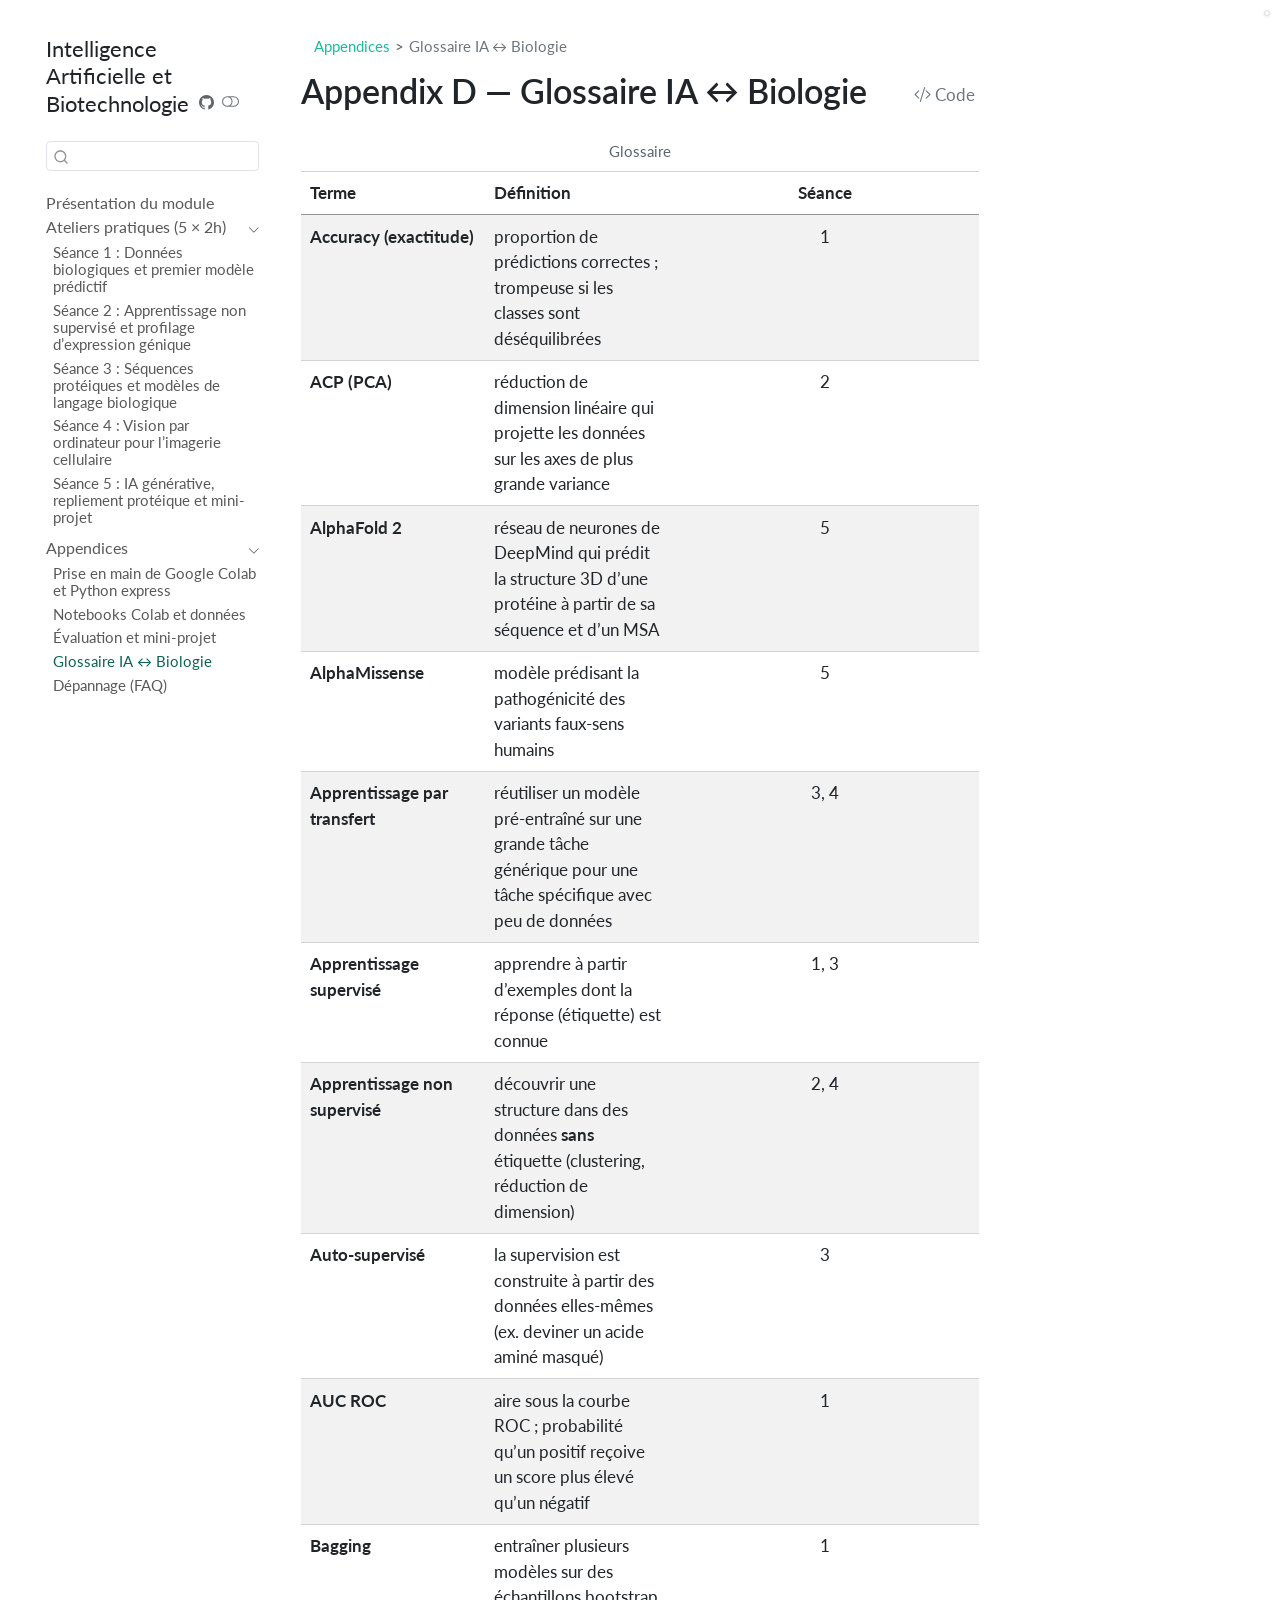
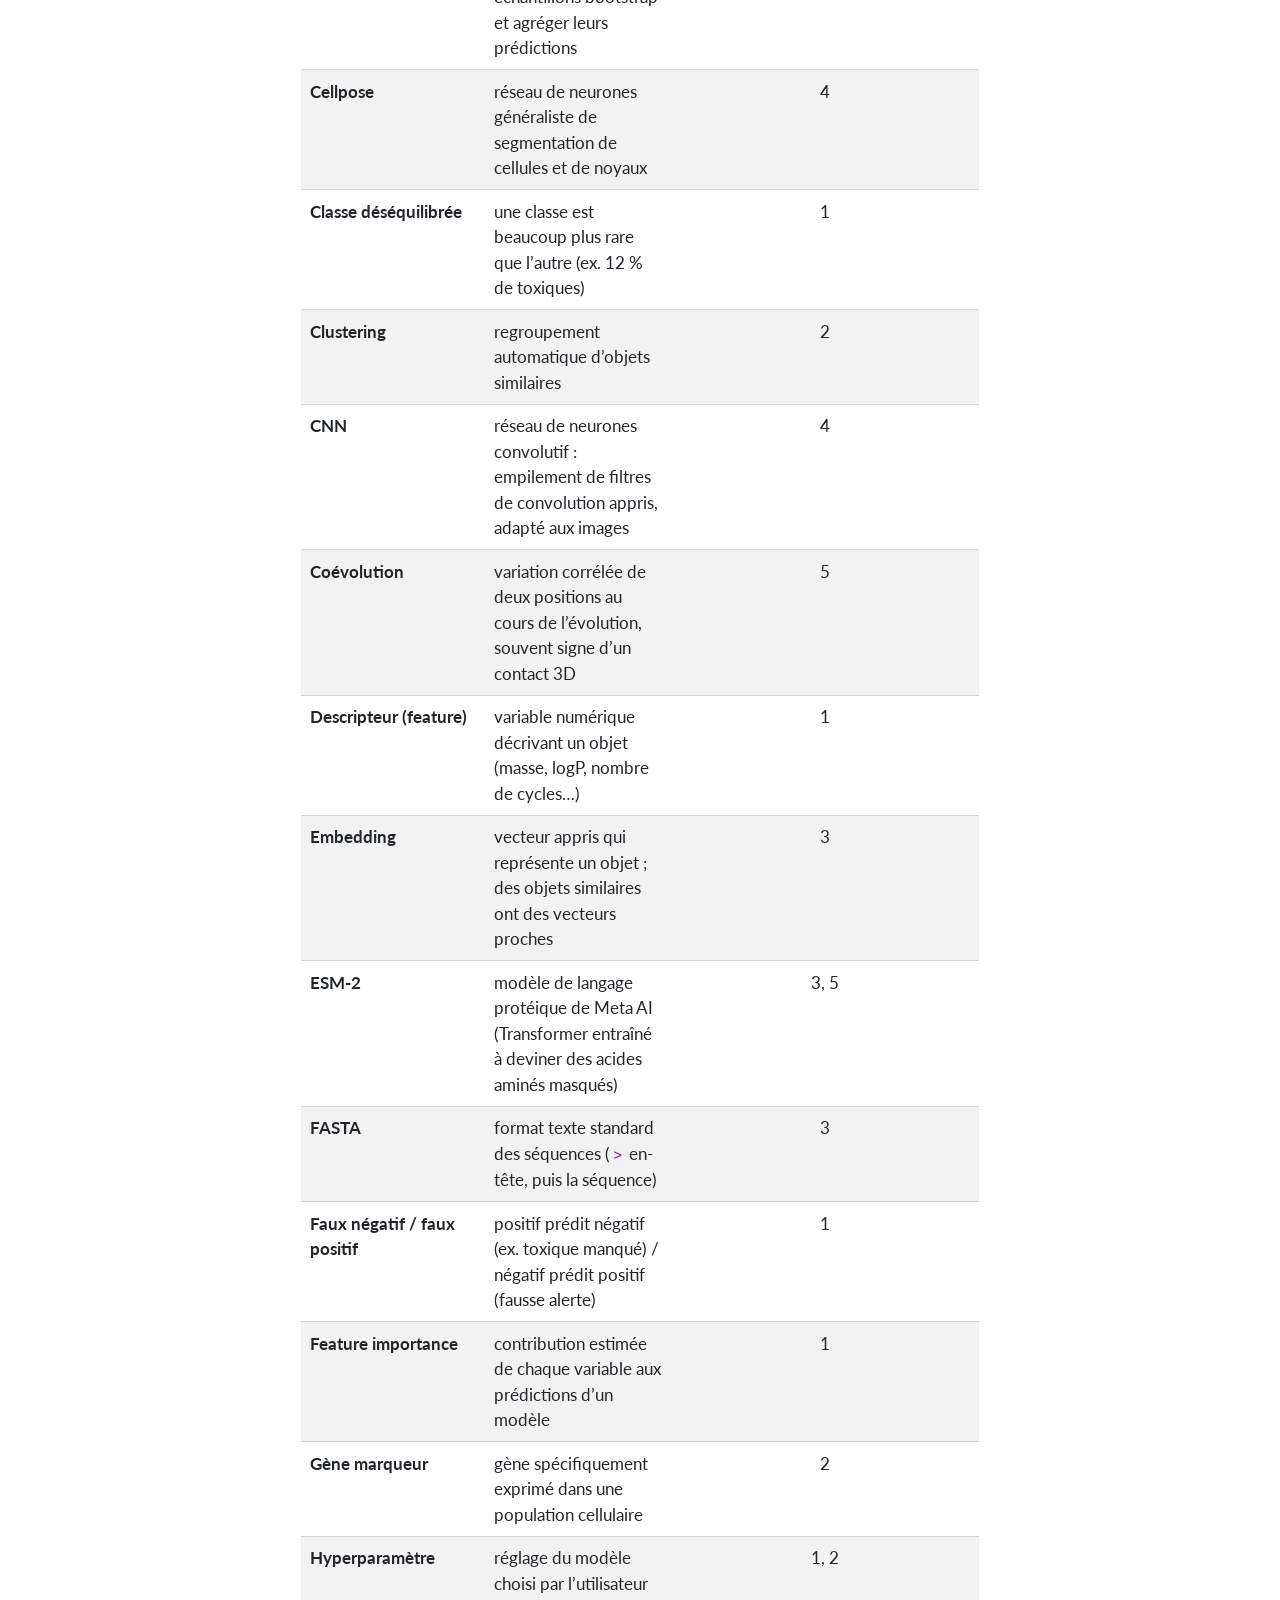
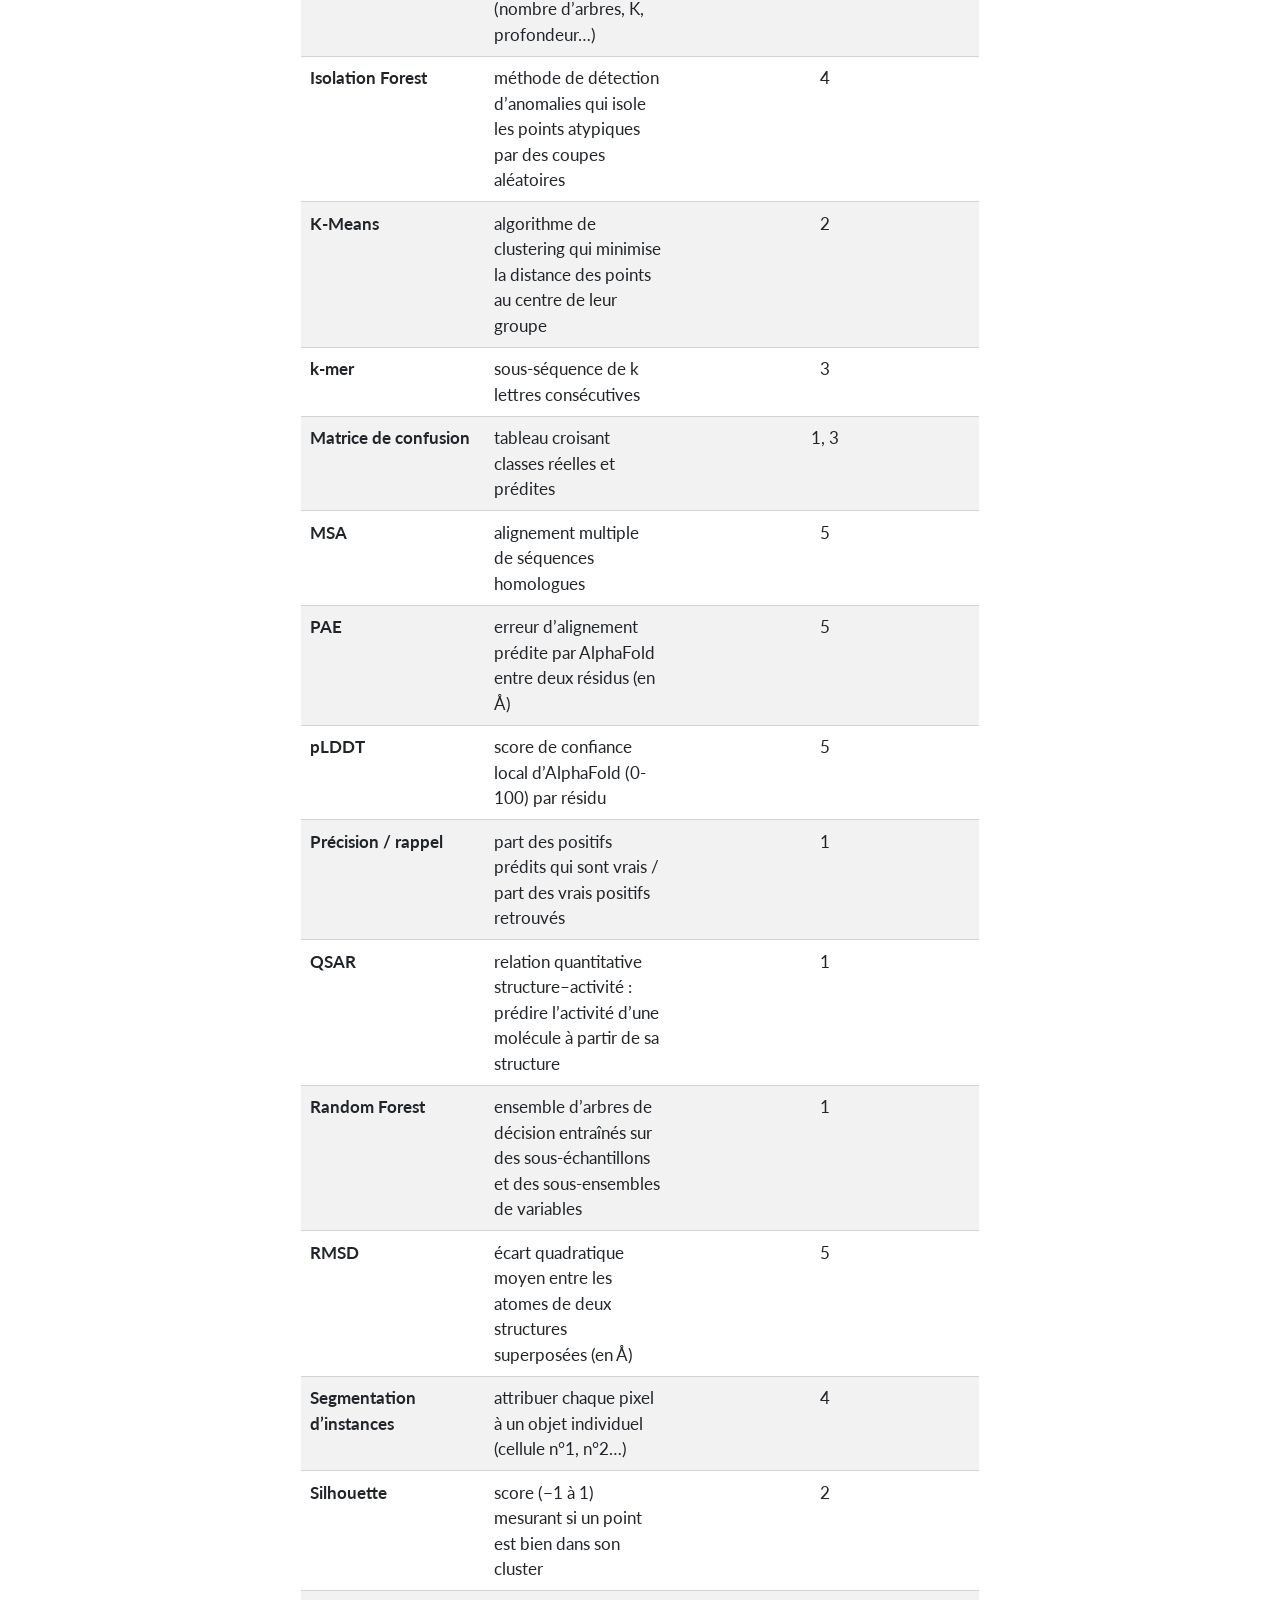
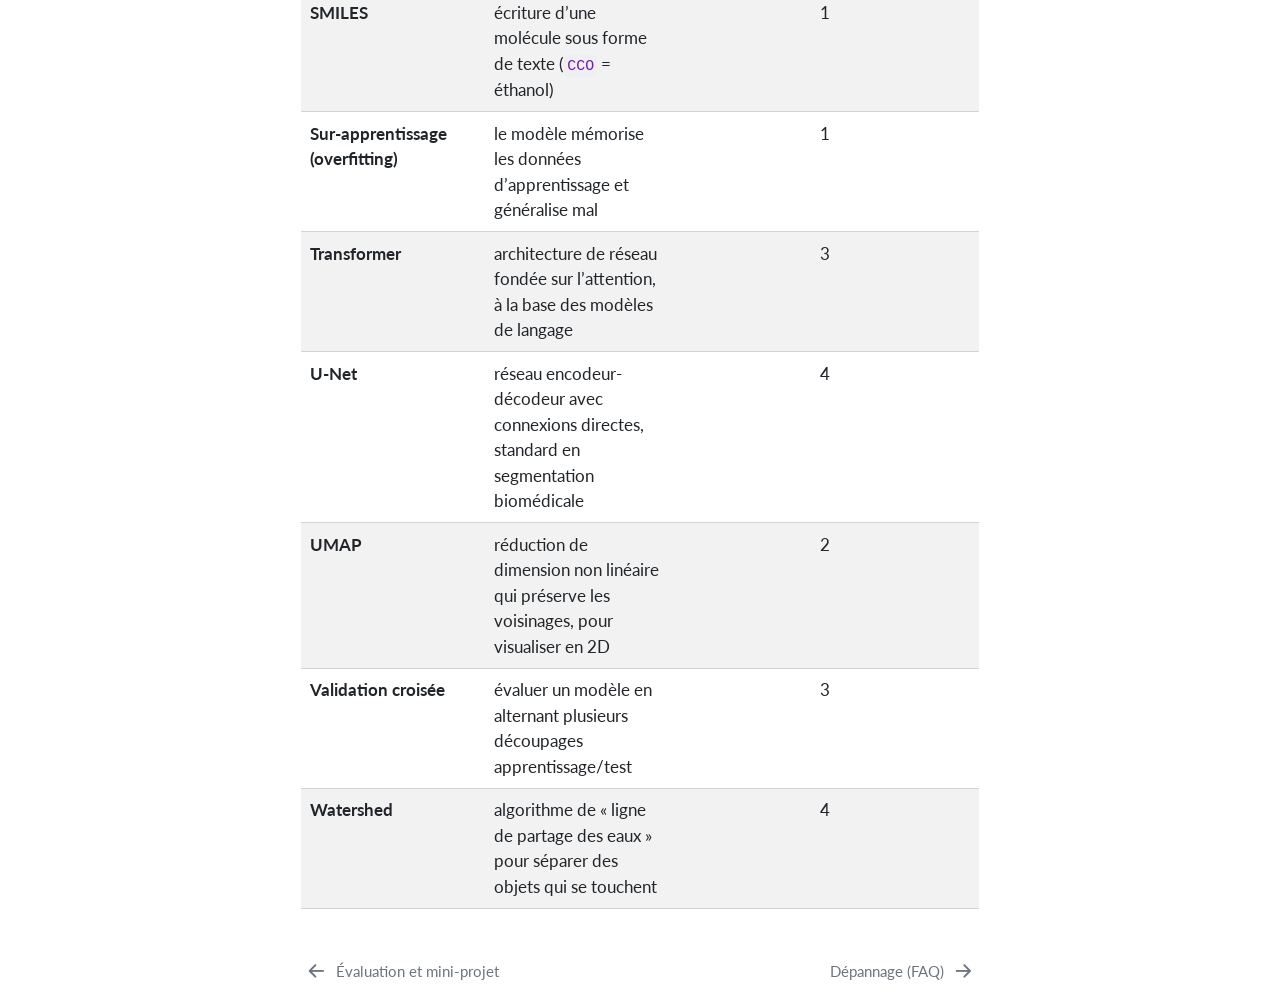
<file: glossaire.html>
<!DOCTYPE html>
<html xmlns="http://www.w3.org/1999/xhtml" lang="en" xml:lang="en"><head>

<meta charset="utf-8">
<meta name="generator" content="quarto-1.11.9">

<meta name="viewport" content="width=device-width, initial-scale=1.0, user-scalable=yes">


<title>Appendix D — Glossaire IA ↔︎ Biologie – Intelligence Artificielle et Biotechnologie</title>
<style>
/* Default styles provided by pandoc.
** See https://pandoc.org/MANUAL.html#variables-for-html for config info.
*/
span.smallcaps{font-variant: small-caps;}
div.columns{display: flex; gap: 1.5em;}
div.column{flex: auto;}
@media screen {
div.columns{gap: min(4vw, 1.5em);}
div.column{overflow-x: auto;}
}
div.hanging-indent{margin-left: 1.5em; text-indent: -1.5em;}
ul.task-list{list-style: none;}
ul.task-list li input[type="checkbox"] {
  width: 0.8em;
  margin: 0 0.8em 0.2em -1em; /* quarto-specific, see https://github.com/quarto-dev/quarto-cli/issues/4556 */ 
  vertical-align: middle;
}
/* CSS for syntax highlighting */
html { -webkit-text-size-adjust: 100%; }
pre > code.sourceCode { white-space: pre; position: relative; }
pre > code.sourceCode > span { display: inline-block; line-height: 1.25; }
pre > code.sourceCode > span:empty { height: 1.2em; }
.sourceCode { overflow: visible; }
code.sourceCode > span { color: inherit; text-decoration: inherit; }
div.sourceCode { margin: 1em 0; }
pre.sourceCode { margin: 0; }
@media screen {
div.sourceCode { overflow: auto; }
}
@media print {
pre > code.sourceCode { white-space: pre-wrap; }
pre > code.sourceCode > span { text-indent: -5em; padding-left: 5em; }
}
pre.numberSource code
  { counter-reset: source-line 0; }
pre.numberSource code > span
  { position: relative; left: -4em; counter-increment: source-line; }
pre.numberSource code > span > a:first-child::before
  { content: counter(source-line);
    position: relative; left: -1em; text-align: right; vertical-align: baseline;
    border: none; display: inline-block;
    -webkit-touch-callout: none; -webkit-user-select: none;
    -khtml-user-select: none; -moz-user-select: none;
    -ms-user-select: none; user-select: none;
    padding: 0 4px; width: 4em;
  }
pre.numberSource { margin-left: 3em;  padding-left: 4px; }
div.sourceCode
  {   }
@media screen {
pre > code.sourceCode > span > a:first-child::before { text-decoration: underline; }
}
</style>


<script src="site_libs/quarto-nav/quarto-nav.js"></script>
<script src="site_libs/quarto-nav/headroom.min.js"></script>
<script src="site_libs/clipboard/clipboard.min.js"></script>
<script src="site_libs/quarto-search/autocomplete.umd.js"></script>
<script src="site_libs/quarto-search/fuse.min.js"></script>
<script src="site_libs/quarto-search/quarto-search.js"></script>
<meta name="quarto:offset" content="./">
<link href="./depannage.html" rel="next">
<link href="./evaluation.html" rel="prev">
<script src="site_libs/quarto-html/quarto.js" type="module"></script>
<script src="site_libs/quarto-html/tabsets/tabsets.js" type="module"></script>
<script src="site_libs/quarto-html/scrollable-regions/scrollable-regions.js" type="module"></script>
<script src="site_libs/quarto-html/popper.min.js"></script>
<script src="site_libs/quarto-html/tippy.umd.min.js"></script>
<script src="site_libs/quarto-html/anchor.min.js"></script>
<link href="site_libs/quarto-html/tippy.css" rel="stylesheet">
<link href="site_libs/quarto-html/quarto-syntax-highlighting-5de16f5e46225c21e2daa90d340bf64f.css" rel="stylesheet" class="quarto-color-scheme" id="quarto-text-highlighting-styles">
<link href="site_libs/quarto-html/quarto-syntax-highlighting-dark-3218d7d29a29f08bc4fdf3802c3e3ca5.css" rel="stylesheet" class="quarto-color-scheme quarto-color-alternate" id="quarto-text-highlighting-styles">
<link href="site_libs/quarto-html/quarto-syntax-highlighting-5de16f5e46225c21e2daa90d340bf64f.css" rel="stylesheet" class="quarto-color-scheme-extra" id="quarto-text-highlighting-styles">
<script src="site_libs/bootstrap/bootstrap.min.js"></script>
<link href="site_libs/bootstrap/bootstrap-icons.css" rel="stylesheet">
<link href="site_libs/bootstrap/bootstrap-d29f24995af1e3397e5707c0c8660694.min.css" rel="stylesheet" append-hash="true" class="quarto-color-scheme" id="quarto-bootstrap" data-mode="light">
<link href="site_libs/bootstrap/bootstrap-dark-71b6201ca03046a2144629b9c7df8fe5.min.css" rel="stylesheet" append-hash="true" class="quarto-color-scheme quarto-color-alternate" id="quarto-bootstrap" data-mode="dark">
<link href="site_libs/bootstrap/bootstrap-d29f24995af1e3397e5707c0c8660694.min.css" rel="stylesheet" append-hash="true" class="quarto-color-scheme-extra" id="quarto-bootstrap" data-mode="light">
<script id="quarto-search-options" type="application/json">{
  "location": "sidebar",
  "copy-button": false,
  "collapse-after": 3,
  "panel-placement": "start",
  "type": "textbox",
  "limit": 50,
  "keyboard-shortcut": [
    "f",
    "/",
    "s"
  ],
  "show-item-context": false,
  "language": {
    "search-no-results-text": "No results",
    "search-matching-documents-text": "matching documents",
    "search-copy-link-title": "Copy link to search",
    "search-hide-matches-text": "Hide additional matches",
    "search-more-match-text": "more match in this document",
    "search-more-matches-text": "more matches in this document",
    "search-clear-button-title": "Clear",
    "search-text-placeholder": "",
    "search-detached-cancel-button-title": "Cancel",
    "search-submit-button-title": "Submit",
    "search-label": "Search"
  }
}</script>
<!-- Google Translate Widget -->
</head><body class="nav-sidebar floating quarto-light"><a id="quarto-skip-link" class="visually-hidden-focusable" href="#quarto-document-content">Skip to main content</a><script id="quarto-html-before-body" type="application/javascript">
    const toggleBodyColorMode = (bsSheetEl) => {
      const mode = bsSheetEl.getAttribute("data-mode");
      const bodyEl = window.document.querySelector("body");
      if (mode === "dark") {
        bodyEl.classList.add("quarto-dark");
        bodyEl.classList.remove("quarto-light");
      } else {
        bodyEl.classList.add("quarto-light");
        bodyEl.classList.remove("quarto-dark");
      }
    }
    const toggleBodyColorPrimary = () => {
      const bsSheetEl = window.document.querySelector("link#quarto-bootstrap:not([rel=disabled-stylesheet])");
      if (bsSheetEl) {
        toggleBodyColorMode(bsSheetEl);
      }
    }
    const setColorSchemeToggle = (alternate) => {
      const toggles = window.document.querySelectorAll('.quarto-color-scheme-toggle');
      for (let i=0; i < toggles.length; i++) {
        const toggle = toggles[i];
        if (toggle) {
          toggle.setAttribute("aria-checked", alternate ? "true" : "false");
          if (alternate) {
            toggle.classList.add("alternate");
          } else {
            toggle.classList.remove("alternate");
          }
        }
      }
    };
    const toggleColorMode = (alternate) => {
      // Switch the stylesheets
      const primaryStylesheets = window.document.querySelectorAll('link.quarto-color-scheme:not(.quarto-color-alternate)');
      const alternateStylesheets = window.document.querySelectorAll('link.quarto-color-scheme.quarto-color-alternate');
      manageTransitions('#quarto-margin-sidebar .nav-link', false);
      if (alternate) {
        // note: dark is layered on light, we don't disable primary!
        enableStylesheet(alternateStylesheets);
        for (const sheetNode of alternateStylesheets) {
          if (sheetNode.id === "quarto-bootstrap") {
            toggleBodyColorMode(sheetNode);
          }
        }
      } else {
        disableStylesheet(alternateStylesheets);
        enableStylesheet(primaryStylesheets)
        toggleBodyColorPrimary();
      }
      manageTransitions('#quarto-margin-sidebar .nav-link', true);
      // Switch the toggles
      setColorSchemeToggle(alternate)
    }
    // Hack to workaround the fact that safari doesn't
    // properly recolor the scrollbar when toggling (#1455).
    // Not run on load: stylesheets are set before first paint there, and
    // scrolling would undo the scroll to a URL fragment (#14973).
    // The one pixel nudge keeps the reader where they were.
    const refreshSafariScrollbar = () => {
      if (navigator.userAgent.indexOf('Safari') > 0 && navigator.userAgent.indexOf('Chrome') == -1) {
        manageTransitions("body", false);
        const scrollY = window.scrollY;
        window.scrollTo(0, scrollY > 0 ? scrollY - 1 : 1);
        setTimeout(() => {
          window.scrollTo(0, scrollY);
          manageTransitions("body", true);
        }, 40);
      }
    }
    const disableStylesheet = (stylesheets) => {
      for (let i=0; i < stylesheets.length; i++) {
        const stylesheet = stylesheets[i];
        stylesheet.rel = 'disabled-stylesheet';
      }
    }
    const enableStylesheet = (stylesheets) => {
      for (let i=0; i < stylesheets.length; i++) {
        const stylesheet = stylesheets[i];
        if(stylesheet.rel !== 'stylesheet') { // for Chrome, which will still FOUC without this check
          stylesheet.rel = 'stylesheet';
        }
      }
    }
    const manageTransitions = (selector, allowTransitions) => {
      const els = window.document.querySelectorAll(selector);
      for (let i=0; i < els.length; i++) {
        const el = els[i];
        if (allowTransitions) {
          el.classList.remove('notransition');
        } else {
          el.classList.add('notransition');
        }
      }
    }
    const isFileUrl = () => {
      return window.location.protocol === 'file:';
    }
    const hasAlternateSentinel = () => {
      let styleSentinel = getColorSchemeSentinel();
      if (styleSentinel !== null) {
        return styleSentinel === "alternate";
      } else {
        return false;
      }
    }
    const setStyleSentinel = (alternate) => {
      const value = alternate ? "alternate" : "default";
      if (!isFileUrl()) {
        window.localStorage.setItem("quarto-color-scheme", value);
      } else {
        localAlternateSentinel = value;
      }
    }
    const getColorSchemeSentinel = () => {
      if (!isFileUrl()) {
        const storageValue = window.localStorage.getItem("quarto-color-scheme");
        return storageValue != null ? storageValue : localAlternateSentinel;
      } else {
        return localAlternateSentinel;
      }
    }
    const toggleGiscusIfUsed = (isAlternate, darkModeDefault) => {
      const baseTheme = document.querySelector('#giscus-base-theme')?.value ?? 'light';
      const alternateTheme = document.querySelector('#giscus-alt-theme')?.value ?? 'dark';
      let newTheme = '';
      if(authorPrefersDark) {
        newTheme = isAlternate ? baseTheme : alternateTheme;
      } else {
        newTheme = isAlternate ? alternateTheme : baseTheme;
      }
      const changeGiscusTheme = () => {
        // From: https://github.com/giscus/giscus/issues/336
        const sendMessage = (message) => {
          const iframe = document.querySelector('iframe.giscus-frame');
          if (!iframe) return;
          iframe.contentWindow.postMessage({ giscus: message }, 'https://giscus.app');
        }
        sendMessage({
          setConfig: {
            theme: newTheme
          }
        });
      }
      const isGiscussLoaded = window.document.querySelector('iframe.giscus-frame') !== null;
      if (isGiscussLoaded) {
        changeGiscusTheme();
      }
    };
    const authorPrefersDark = false;
    const darkModeDefault = authorPrefersDark;
      document.querySelector('link#quarto-text-highlighting-styles.quarto-color-scheme-extra').rel = 'disabled-stylesheet';
      document.querySelector('link#quarto-bootstrap.quarto-color-scheme-extra').rel = 'disabled-stylesheet';
    let localAlternateSentinel = darkModeDefault ? 'alternate' : 'default';
    // Dark / light mode switch
    window.quartoToggleColorScheme = () => {
      // Read the current dark / light value
      let toAlternate = !hasAlternateSentinel();
      toggleColorMode(toAlternate);
      refreshSafariScrollbar();
      setStyleSentinel(toAlternate);
      toggleGiscusIfUsed(toAlternate, darkModeDefault);
      window.dispatchEvent(new Event('resize'));
    };
    // Switch to dark mode if need be
    if (hasAlternateSentinel()) {
      toggleColorMode(true);
    } else {
      toggleColorMode(false);
    }
  </script><div id="google_translate_element"></div>

<script type="text/javascript">
function googleTranslateElementInit() {
  new google.translate.TranslateElement({
    pageLanguage: 'fr',
    includedLanguages: 'fr,en',
    layout: google.translate.TranslateElement.InlineLayout.SIMPLE,
    autoDisplay: false
  }, 'google_translate_element');
}
</script>

<script type="text/javascript" src="https://translate.google.com/translate_a/element.js?cb=googleTranslateElementInit"></script>

<style>
#google_translate_element {
  position: fixed;
  top: 10px;
  right: 10px;
  z-index: 9999;
  background: white;
  padding: 2px;
  border-radius: 20px;
  box-shadow: 0 1px 3px rgba(0,0,0,0.1);
  border: 1px solid #ddd;
}
.goog-te-gadget { font-size: 0 !important; }
.goog-te-gadget-simple {
  background-color: transparent !important;
  border: none !important;
  padding: 0 !important;
}
.goog-te-menu-value span { color: #333 !important; font-size: 13px !important; }
.goog-te-menu-value {
  color: #333 !important;
  border: none !important;
  background: transparent !important;
  padding: 4px 10px !important;
  border-radius: 15px !important;
}
.goog-te-banner-frame.skiptranslate { display: none !important; }
body { top: 0px !important; }
</style>


<link rel="stylesheet" href="styles.css">




<div id="quarto-search-results"></div>
  <header id="quarto-header" class="headroom fixed-top">
  <nav class="quarto-secondary-nav" aria-label="Toolbar">
    <div class="container-fluid d-flex">
      <button type="button" class="quarto-btn-toggle btn" data-bs-toggle="collapse" role="button" data-bs-target=".quarto-sidebar-collapse-item" aria-controls="quarto-sidebar" aria-expanded="false" aria-label="Toggle sidebar navigation" onclick="if (window.quartoToggleHeadroom) { window.quartoToggleHeadroom(); }">
        <i class="bi bi-layout-text-sidebar-reverse"></i>
      </button>
        <nav class="quarto-page-breadcrumbs" aria-label="Breadcrumbs"><ol class="breadcrumb"><li class="breadcrumb-item"><a href="./annexe-colab.html">Appendices</a></li><li class="breadcrumb-item"><a href="./glossaire.html"><span class="chapter-title">Glossaire IA ↔︎ Biologie</span></a></li></ol></nav>
        <a class="flex-grow-1" data-bs-toggle="collapse" data-bs-target=".quarto-sidebar-collapse-item" onclick="if (window.quartoToggleHeadroom) { window.quartoToggleHeadroom(); }">      
        </a>
      <button type="button" class="btn quarto-search-button" aria-label="Search" onclick="window.quartoOpenSearch();">
        <i class="bi bi-search"></i>
      </button>
    </div>
  </nav>
</header>
<!-- content -->
<div id="quarto-content" class="quarto-container page-columns page-rows-contents page-layout-article">
<!-- sidebar -->
  <nav id="quarto-sidebar" class="sidebar collapse collapse-horizontal quarto-sidebar-collapse-item sidebar-navigation floating overflow-auto" aria-label="Site">
    <div class="pt-lg-2 mt-2 text-left sidebar-header">
    <div class="sidebar-title mb-0 py-0">
      <a href="./">Intelligence Artificielle et Biotechnologie</a> 
        <div class="sidebar-tools-main">
    <a href="https://github.com/nevermind78/IA_Biotech" title="Source Code" class="quarto-navigation-tool px-1" aria-label="Source Code"><i class="bi bi-github"></i></a>
  <button type="button" role="switch" aria-checked="false" class="quarto-color-scheme-toggle quarto-navigation-tool  px-1" onclick="window.quartoToggleColorScheme(); return false;" title="Toggle dark mode" aria-label="Toggle dark mode"><i class="bi"></i></button>
</div>
    </div>
      </div>
        <div class="mt-2 flex-shrink-0 align-items-center">
        <div class="sidebar-search">
        <div id="quarto-search" class="" title="Search"></div>
        </div>
        </div>
    <div class="sidebar-menu-container"> 
    <ul class="list-unstyled mt-1">
        <li class="sidebar-item">
  <div class="sidebar-item-container"> 
  <a href="./index.html" class="sidebar-item-text sidebar-link">
 <span class="menu-text">Présentation du module</span></a>
  </div>
</li>
        <li class="sidebar-item sidebar-item-section">
      <div class="sidebar-item-container"> 
            <button type="button" class="sidebar-item-text sidebar-item-toggle sidebar-link text-start" data-bs-toggle="collapse" data-bs-target="#quarto-sidebar-section-1" aria-controls="quarto-sidebar-section-1" aria-expanded="true">
 <span class="menu-text" id="quarto-sidebar-section-1-label">Ateliers pratiques (5 × 2h)</span><i class="bi bi-chevron-right" aria-hidden="true"></i></button>
      </div>
      <ul id="quarto-sidebar-section-1" aria-labelledby="quarto-sidebar-section-1-label" class="collapse list-unstyled sidebar-section depth1 show">  
          <li class="sidebar-item">
  <div class="sidebar-item-container"> 
  <a href="./seance1.html" class="sidebar-item-text sidebar-link"><span class="chapter-title">Séance 1 : Données biologiques et premier modèle prédictif</span></a>
  </div>
</li>
          <li class="sidebar-item">
  <div class="sidebar-item-container"> 
  <a href="./seance2.html" class="sidebar-item-text sidebar-link"><span class="chapter-title">Séance 2 : Apprentissage non supervisé et profilage d’expression génique</span></a>
  </div>
</li>
          <li class="sidebar-item">
  <div class="sidebar-item-container"> 
  <a href="./seance3.html" class="sidebar-item-text sidebar-link"><span class="chapter-title">Séance 3 : Séquences protéiques et modèles de langage biologique</span></a>
  </div>
</li>
          <li class="sidebar-item">
  <div class="sidebar-item-container"> 
  <a href="./seance4.html" class="sidebar-item-text sidebar-link"><span class="chapter-title">Séance 4 : Vision par ordinateur pour l’imagerie cellulaire</span></a>
  </div>
</li>
          <li class="sidebar-item">
  <div class="sidebar-item-container"> 
  <a href="./seance5.html" class="sidebar-item-text sidebar-link"><span class="chapter-title">Séance 5 : IA générative, repliement protéique et mini-projet</span></a>
  </div>
</li>
      </ul>
  </li>
        <li class="sidebar-item sidebar-item-section">
      <div class="sidebar-item-container"> 
            <button type="button" class="sidebar-item-text sidebar-item-toggle sidebar-link text-start" data-bs-toggle="collapse" data-bs-target="#quarto-sidebar-section-2" aria-controls="quarto-sidebar-section-2" aria-expanded="true">
 <span class="menu-text" id="quarto-sidebar-section-2-label">Appendices</span><i class="bi bi-chevron-right" aria-hidden="true"></i></button>
      </div>
      <ul id="quarto-sidebar-section-2" aria-labelledby="quarto-sidebar-section-2-label" class="collapse list-unstyled sidebar-section depth1 show">  
          <li class="sidebar-item">
  <div class="sidebar-item-container"> 
  <a href="./annexe-colab.html" class="sidebar-item-text sidebar-link"><span class="chapter-title">Prise en main de Google Colab et Python express</span></a>
  </div>
</li>
          <li class="sidebar-item">
  <div class="sidebar-item-container"> 
  <a href="./notebooks.html" class="sidebar-item-text sidebar-link"><span class="chapter-title">Notebooks Colab et données</span></a>
  </div>
</li>
          <li class="sidebar-item">
  <div class="sidebar-item-container"> 
  <a href="./evaluation.html" class="sidebar-item-text sidebar-link"><span class="chapter-title">Évaluation et mini-projet</span></a>
  </div>
</li>
          <li class="sidebar-item">
  <div class="sidebar-item-container"> 
  <a href="./glossaire.html" class="sidebar-item-text sidebar-link active"><span class="chapter-title">Glossaire IA ↔︎ Biologie</span></a>
  </div>
</li>
          <li class="sidebar-item">
  <div class="sidebar-item-container"> 
  <a href="./depannage.html" class="sidebar-item-text sidebar-link"><span class="chapter-title">Dépannage (FAQ)</span></a>
  </div>
</li>
      </ul>
  </li>
    </ul>
    </div>
</nav>
<div id="quarto-sidebar-glass" class="quarto-sidebar-collapse-item" data-bs-toggle="collapse" data-bs-target=".quarto-sidebar-collapse-item"></div>
<!-- margin-sidebar -->
    <div id="quarto-margin-sidebar" class="sidebar margin-sidebar zindex-bottom">
        
    </div>
<!-- main -->
<main class="content" id="quarto-document-content" tabindex="-1">


<header id="title-block-header" class="quarto-title-block default"><nav class="quarto-page-breadcrumbs quarto-title-breadcrumbs d-none d-lg-block" aria-label="Breadcrumbs"><ol class="breadcrumb"><li class="breadcrumb-item"><a href="./annexe-colab.html">Appendices</a></li><li class="breadcrumb-item"><a href="./glossaire.html"><span class="chapter-title">Glossaire IA ↔︎ Biologie</span></a></li></ol></nav>
<div class="quarto-title">
<div class="quarto-title-block"><div><h1 class="title">Appendix D — Glossaire IA ↔︎ Biologie</h1><button type="button" class="btn code-tools-button" id="quarto-code-tools-source"><i class="bi"></i> Code</button></div></div>
</div>



<div class="quarto-title-meta">

    
  
    
  </div>
  


</header>


<table class="table-striped table-hover caption-top table">
<caption>Glossaire</caption>
<colgroup>
<col style="width: 27%">
<col style="width: 27%">
<col style="width: 45%">
</colgroup>
<thead>
<tr class="header">
<th>Terme</th>
<th>Définition</th>
<th style="text-align: center;">Séance</th>
</tr>
</thead>
<tbody>
<tr class="odd">
<td><strong>Accuracy (exactitude)</strong></td>
<td>proportion de prédictions correctes ; trompeuse si les classes sont déséquilibrées</td>
<td style="text-align: center;">1</td>
</tr>
<tr class="even">
<td><strong>ACP (PCA)</strong></td>
<td>réduction de dimension linéaire qui projette les données sur les axes de plus grande variance</td>
<td style="text-align: center;">2</td>
</tr>
<tr class="odd">
<td><strong>AlphaFold 2</strong></td>
<td>réseau de neurones de DeepMind qui prédit la structure 3D d’une protéine à partir de sa séquence et d’un MSA</td>
<td style="text-align: center;">5</td>
</tr>
<tr class="even">
<td><strong>AlphaMissense</strong></td>
<td>modèle prédisant la pathogénicité des variants faux-sens humains</td>
<td style="text-align: center;">5</td>
</tr>
<tr class="odd">
<td><strong>Apprentissage par transfert</strong></td>
<td>réutiliser un modèle pré-entraîné sur une grande tâche générique pour une tâche spécifique avec peu de données</td>
<td style="text-align: center;">3, 4</td>
</tr>
<tr class="even">
<td><strong>Apprentissage supervisé</strong></td>
<td>apprendre à partir d’exemples dont la réponse (étiquette) est connue</td>
<td style="text-align: center;">1, 3</td>
</tr>
<tr class="odd">
<td><strong>Apprentissage non supervisé</strong></td>
<td>découvrir une structure dans des données <strong>sans</strong> étiquette (clustering, réduction de dimension)</td>
<td style="text-align: center;">2, 4</td>
</tr>
<tr class="even">
<td><strong>Auto-supervisé</strong></td>
<td>la supervision est construite à partir des données elles-mêmes (ex. deviner un acide aminé masqué)</td>
<td style="text-align: center;">3</td>
</tr>
<tr class="odd">
<td><strong>AUC ROC</strong></td>
<td>aire sous la courbe ROC ; probabilité qu’un positif reçoive un score plus élevé qu’un négatif</td>
<td style="text-align: center;">1</td>
</tr>
<tr class="even">
<td><strong>Bagging</strong></td>
<td>entraîner plusieurs modèles sur des échantillons bootstrap et agréger leurs prédictions</td>
<td style="text-align: center;">1</td>
</tr>
<tr class="odd">
<td><strong>Cellpose</strong></td>
<td>réseau de neurones généraliste de segmentation de cellules et de noyaux</td>
<td style="text-align: center;">4</td>
</tr>
<tr class="even">
<td><strong>Classe déséquilibrée</strong></td>
<td>une classe est beaucoup plus rare que l’autre (ex. 12 % de toxiques)</td>
<td style="text-align: center;">1</td>
</tr>
<tr class="odd">
<td><strong>Clustering</strong></td>
<td>regroupement automatique d’objets similaires</td>
<td style="text-align: center;">2</td>
</tr>
<tr class="even">
<td><strong>CNN</strong></td>
<td>réseau de neurones convolutif : empilement de filtres de convolution appris, adapté aux images</td>
<td style="text-align: center;">4</td>
</tr>
<tr class="odd">
<td><strong>Coévolution</strong></td>
<td>variation corrélée de deux positions au cours de l’évolution, souvent signe d’un contact 3D</td>
<td style="text-align: center;">5</td>
</tr>
<tr class="even">
<td><strong>Descripteur (feature)</strong></td>
<td>variable numérique décrivant un objet (masse, logP, nombre de cycles…)</td>
<td style="text-align: center;">1</td>
</tr>
<tr class="odd">
<td><strong>Embedding</strong></td>
<td>vecteur appris qui représente un objet ; des objets similaires ont des vecteurs proches</td>
<td style="text-align: center;">3</td>
</tr>
<tr class="even">
<td><strong>ESM-2</strong></td>
<td>modèle de langage protéique de Meta AI (Transformer entraîné à deviner des acides aminés masqués)</td>
<td style="text-align: center;">3, 5</td>
</tr>
<tr class="odd">
<td><strong>FASTA</strong></td>
<td>format texte standard des séquences (<code>&gt;</code> en-tête, puis la séquence)</td>
<td style="text-align: center;">3</td>
</tr>
<tr class="even">
<td><strong>Faux négatif / faux positif</strong></td>
<td>positif prédit négatif (ex. toxique manqué) / négatif prédit positif (fausse alerte)</td>
<td style="text-align: center;">1</td>
</tr>
<tr class="odd">
<td><strong>Feature importance</strong></td>
<td>contribution estimée de chaque variable aux prédictions d’un modèle</td>
<td style="text-align: center;">1</td>
</tr>
<tr class="even">
<td><strong>Gène marqueur</strong></td>
<td>gène spécifiquement exprimé dans une population cellulaire</td>
<td style="text-align: center;">2</td>
</tr>
<tr class="odd">
<td><strong>Hyperparamètre</strong></td>
<td>réglage du modèle choisi par l’utilisateur (nombre d’arbres, K, profondeur…)</td>
<td style="text-align: center;">1, 2</td>
</tr>
<tr class="even">
<td><strong>Isolation Forest</strong></td>
<td>méthode de détection d’anomalies qui isole les points atypiques par des coupes aléatoires</td>
<td style="text-align: center;">4</td>
</tr>
<tr class="odd">
<td><strong>K-Means</strong></td>
<td>algorithme de clustering qui minimise la distance des points au centre de leur groupe</td>
<td style="text-align: center;">2</td>
</tr>
<tr class="even">
<td><strong>k-mer</strong></td>
<td>sous-séquence de k lettres consécutives</td>
<td style="text-align: center;">3</td>
</tr>
<tr class="odd">
<td><strong>Matrice de confusion</strong></td>
<td>tableau croisant classes réelles et prédites</td>
<td style="text-align: center;">1, 3</td>
</tr>
<tr class="even">
<td><strong>MSA</strong></td>
<td>alignement multiple de séquences homologues</td>
<td style="text-align: center;">5</td>
</tr>
<tr class="odd">
<td><strong>PAE</strong></td>
<td>erreur d’alignement prédite par AlphaFold entre deux résidus (en Å)</td>
<td style="text-align: center;">5</td>
</tr>
<tr class="even">
<td><strong>pLDDT</strong></td>
<td>score de confiance local d’AlphaFold (0-100) par résidu</td>
<td style="text-align: center;">5</td>
</tr>
<tr class="odd">
<td><strong>Précision / rappel</strong></td>
<td>part des positifs prédits qui sont vrais / part des vrais positifs retrouvés</td>
<td style="text-align: center;">1</td>
</tr>
<tr class="even">
<td><strong>QSAR</strong></td>
<td>relation quantitative structure–activité : prédire l’activité d’une molécule à partir de sa structure</td>
<td style="text-align: center;">1</td>
</tr>
<tr class="odd">
<td><strong>Random Forest</strong></td>
<td>ensemble d’arbres de décision entraînés sur des sous-échantillons et des sous-ensembles de variables</td>
<td style="text-align: center;">1</td>
</tr>
<tr class="even">
<td><strong>RMSD</strong></td>
<td>écart quadratique moyen entre les atomes de deux structures superposées (en Å)</td>
<td style="text-align: center;">5</td>
</tr>
<tr class="odd">
<td><strong>Segmentation d’instances</strong></td>
<td>attribuer chaque pixel à un objet individuel (cellule n°1, n°2…)</td>
<td style="text-align: center;">4</td>
</tr>
<tr class="even">
<td><strong>Silhouette</strong></td>
<td>score (−1 à 1) mesurant si un point est bien dans son cluster</td>
<td style="text-align: center;">2</td>
</tr>
<tr class="odd">
<td><strong>SMILES</strong></td>
<td>écriture d’une molécule sous forme de texte (<code>CCO</code> = éthanol)</td>
<td style="text-align: center;">1</td>
</tr>
<tr class="even">
<td><strong>Sur-apprentissage (overfitting)</strong></td>
<td>le modèle mémorise les données d’apprentissage et généralise mal</td>
<td style="text-align: center;">1</td>
</tr>
<tr class="odd">
<td><strong>Transformer</strong></td>
<td>architecture de réseau fondée sur l’attention, à la base des modèles de langage</td>
<td style="text-align: center;">3</td>
</tr>
<tr class="even">
<td><strong>U-Net</strong></td>
<td>réseau encodeur-décodeur avec connexions directes, standard en segmentation biomédicale</td>
<td style="text-align: center;">4</td>
</tr>
<tr class="odd">
<td><strong>UMAP</strong></td>
<td>réduction de dimension non linéaire qui préserve les voisinages, pour visualiser en 2D</td>
<td style="text-align: center;">2</td>
</tr>
<tr class="even">
<td><strong>Validation croisée</strong></td>
<td>évaluer un modèle en alternant plusieurs découpages apprentissage/test</td>
<td style="text-align: center;">3</td>
</tr>
<tr class="odd">
<td><strong>Watershed</strong></td>
<td>algorithme de « ligne de partage des eaux » pour séparer des objets qui se touchent</td>
<td style="text-align: center;">4</td>
</tr>
</tbody>
</table>


<!-- -->


</main> <!-- /main -->
<script id="quarto-html-after-body" type="application/javascript">
  window.document.addEventListener("DOMContentLoaded", function (event) {
    // Ensure there is a toggle, if there isn't float one in the top right
    if (window.document.querySelector('.quarto-color-scheme-toggle') === null) {
      const toggle = window.document.createElement('button');
      toggle.type = "button";
      toggle.setAttribute("role", "switch");
      toggle.setAttribute("aria-checked", "false");
      toggle.classList.add('top-right');
      toggle.classList.add('quarto-color-scheme-toggle');
      toggle.setAttribute("aria-label", "Toggle dark mode");
      toggle.onclick = function() { try { window.quartoToggleColorScheme(); } catch {} return false; };
      const i = window.document.createElement("i");
      i.classList.add('bi');
      toggle.appendChild(i);
      // Put the toggle in a landmark of its own, so that landmark navigation
      // can reach it.
      //
      // The container is always a fresh direct child of body, and the toggle is
      // never moved into page furniture that the theme or the author controls.
      // The toggle is positioned against the page, so any ancestor that
      // establishes a containing block captures it: a positioned element or a
      // grid for position: absolute, and transform, filter, will-change or
      // contain for position: fixed. A direct child of body has none of these
      // to inherit, and the shift when one appears is silent and visual.
      //
      // ARIA says a document should have at most one banner, and axe reports a
      // duplicate whether or not the banners carry distinct labels. So use a
      // header when the page has no banner yet, and a named region otherwise.
      //
      // A header is a banner wherever it sits, unless it is inside sectioning
      // content, so this cannot just look at the children of body: a custom
      // page layout wraps the title block header in a plain div. An explicit
      // role="banner" always counts.
      const sectioning = 'article, aside, main, nav, section, [role="article"], [role="complementary"], [role="main"], [role="navigation"], [role="region"]';
      const hasBanner = Array.from(
        window.document.querySelectorAll('header:not([role]), [role="banner"]')
      ).some(function(el) {
        return el.hasAttribute("role") || el.closest(sectioning) === null;
      });
      const container = window.document.createElement(hasBanner ? "div" : "header");
      if (hasBanner) {
        container.setAttribute("role", "region");
        container.setAttribute("aria-label", "Toggle dark mode");
      }
      container.classList.add('quarto-color-scheme-toggle-container');
      container.appendChild(toggle);
      window.document.body.appendChild(container);
    }
    setColorSchemeToggle(hasAlternateSentinel())
    const icon = "";
    const anchorJS = new window.AnchorJS();
    anchorJS.options = {
      placement: 'right',
      icon: icon
    };
    anchorJS.add('.anchored');
    const isCodeAnnotation = (el) => {
      for (const clz of el.classList) {
        if (clz.startsWith('code-annotation-')) {                     
          return true;
        }
      }
      return false;
    }
    const onCopySuccess = function(e) {
      // button target
      const button = e.trigger;
      // don't keep focus
      button.blur();
      // flash "checked"
      button.classList.add('code-copy-button-checked');
      var currentTitle = button.getAttribute("title");
      button.setAttribute("title", "Copied!");
      let tooltip;
      if (window.bootstrap) {
        button.setAttribute("data-bs-toggle", "tooltip");
        button.setAttribute("data-bs-placement", "left");
        button.setAttribute("data-bs-title", "Copied!");
        tooltip = new bootstrap.Tooltip(button, 
          { trigger: "manual", 
            customClass: "code-copy-button-tooltip",
            offset: [0, -8]});
        tooltip.show();    
      }
      setTimeout(function() {
        if (tooltip) {
          tooltip.hide();
          button.removeAttribute("data-bs-title");
          button.removeAttribute("data-bs-toggle");
          button.removeAttribute("data-bs-placement");
        }
        button.setAttribute("title", currentTitle);
        button.classList.remove('code-copy-button-checked');
      }, 1000);
      // clear code selection
      e.clearSelection();
    }
    const getTextToCopy = function(trigger) {
      const outerScaffold = trigger.parentElement.cloneNode(true);
      const codeEl = outerScaffold.querySelector('code');
      for (const childEl of codeEl.children) {
        if (isCodeAnnotation(childEl)) {
          childEl.remove();
        }
      }
      return codeEl.innerText;
    }
    const clipboard = new window.ClipboardJS('.code-copy-button:not([data-in-quarto-modal])', {
      text: getTextToCopy
    });
    clipboard.on('success', onCopySuccess);
    if (window.document.getElementById('quarto-embedded-source-code-modal')) {
      const clipboardModal = new window.ClipboardJS('.code-copy-button[data-in-quarto-modal]', {
        text: getTextToCopy,
        container: window.document.getElementById('quarto-embedded-source-code-modal')
      });
      clipboardModal.on('success', onCopySuccess);
    }
    const viewSource = window.document.getElementById('quarto-view-source') ||
                       window.document.getElementById('quarto-code-tools-source');
    if (viewSource) {
      const sourceUrl = viewSource.getAttribute("data-quarto-source-url");
      viewSource.addEventListener("click", function(e) {
        if (sourceUrl) {
          // rstudio viewer pane
          if (/\bcapabilities=\b/.test(window.location)) {
            window.open(sourceUrl);
          } else {
            window.location.href = sourceUrl;
          }
        } else {
          const modal = new bootstrap.Modal(document.getElementById('quarto-embedded-source-code-modal'));
          modal.show();
        }
        return false;
      });
    }
    function toggleCodeHandler(show) {
      return function(e) {
        const cellDetails = window.document.querySelectorAll(".cell details.code-fold");
        for (let i=0; i<cellDetails.length; i++) {
          const details = cellDetails[i];
          if (show) {
            details.open = true;
          } else {
            details.removeAttribute("open");
          }
        }
        const cellCodeDivs = window.document.querySelectorAll(".cell div.sourceCode.cell-code");
        const fromCls = show ? "hidden" : "unhidden";
        const toCls = show ? "unhidden" : "hidden";
        for (let i=0; i<cellCodeDivs.length; i++) {
          const codeDiv = cellCodeDivs[i];
          if (codeDiv.classList.contains(fromCls)) {
            codeDiv.classList.remove(fromCls);
            codeDiv.classList.add(toCls);
          } 
        }
        return false;
      }
    }
    const hideAllCode = window.document.getElementById("quarto-hide-all-code");
    if (hideAllCode) {
      hideAllCode.addEventListener("click", toggleCodeHandler(false));
    }
    const showAllCode = window.document.getElementById("quarto-show-all-code");
    if (showAllCode) {
      showAllCode.addEventListener("click", toggleCodeHandler(true));
    }
      var localhostRegex = new RegExp(/^(?:http|https):\/\/localhost\:?[0-9]*\//);
      var mailtoRegex = new RegExp(/^mailto:/);
        var filterRegex = new RegExp("https:\/\/nevermind78\.github\.io\/IA_Biotech\/");
      var isInternal = (href) => {
          return filterRegex.test(href) || localhostRegex.test(href) || mailtoRegex.test(href);
      }
      // Inspect non-navigation links and adorn them if external
      window.quartoDecorateExternalLinks = function (root) {
     var links = (root || window.document).querySelectorAll('a[href]:not(.nav-link):not(.navbar-brand):not(.toc-action):not(.sidebar-link):not(.sidebar-item-toggle):not(.pagination-link):not(.no-external):not([aria-hidden]):not(.dropdown-item):not(.quarto-navigation-tool):not(.about-link)');
      for (var i=0; i<links.length; i++) {
        const link = links[i];
        if (!isInternal(link.href)) {
          // undo the damage that might have been done by quarto-nav.js in the case of
          // links that we want to consider external
          if (link.dataset.originalHref !== undefined) {
            link.href = link.dataset.originalHref;
          }
          if (!link.classList.contains('no-external-icon')) {
          }
        }
      }
      };
      window.quartoDecorateExternalLinks(window.document);
    // Esc closes the popup (WCAG 1.4.13) and focus leaving both trigger and
    // popup closes it (WCAG 2.4.11); tippy handles neither for interactive popups.
    const hideOnEscAndFocusOut = {
      name: 'hideOnEscAndFocusOut',
      defaultValue: true,
      fn(instance) {
        const dismiss = () => {
          // A show scheduled by the trigger delay would otherwise reopen it
          instance.clearDelayTimeouts();
          instance.hide();
        };
        const onKeyDown = (event) => {
          if (event.key !== 'Escape') {
            return;
          }
          // Keep Esc from also reaching page handlers (e.g. reveal.js overview),
          // except an open reveal.js slide menu, which Esc should close too.
          // The menu handles keys only when its keyboard option is on.
          const menuHandlesEsc = window.Reveal?.getPlugin?.('menu')?.isOpen() &&
            window.Reveal.getConfig().menu?.keyboard !== false;
          if (!menuHandlesEsc) {
            event.stopPropagation();
          }
          if (instance.popper.contains(window.document.activeElement)) {
            // Disabled while refocusing so the focus trigger does not reopen it
            instance.disable();
            instance.reference.focus();
            instance.enable();
          }
          dismiss();
        };
        const onFocusOut = (event) => {
          const target = event.relatedTarget;
          if (target && !instance.reference.contains(target) &&
              !instance.popper.contains(target)) {
            dismiss();
          }
        };
        // On the trigger too: a click trigger (code-annotations: select) has no
        // blur handling. Attached for the instance's lifetime so leaving the
        // trigger also cancels a show still pending on the trigger delay.
        instance.reference.addEventListener('focusout', onFocusOut);
        return {
          onShow() {
            window.document.addEventListener('keydown', onKeyDown, true);
            instance.popper.addEventListener('focusout', onFocusOut);
          },
          onHide() {
            window.document.removeEventListener('keydown', onKeyDown, true);
            instance.popper.removeEventListener('focusout', onFocusOut);
          },
          onDestroy() {
            instance.reference.removeEventListener('focusout', onFocusOut);
          },
        };
      },
    };
    function tippyHover(el, contentFn, onTriggerFn, onUntriggerFn) {
      const config = {
        allowHTML: true,
        maxWidth: 500,
        delay: 100,
        arrow: false,
        appendTo: function(el) {
            return el.parentElement;
        },
        interactive: true,
        interactiveBorder: 10,
        theme: 'quarto',
        placement: 'bottom-start',
        plugins: [hideOnEscAndFocusOut],
      };
      if (contentFn) {
        config.content = contentFn;
      }
      if (onTriggerFn) {
        config.onTrigger = onTriggerFn;
      }
      if (onUntriggerFn) {
        config.onUntrigger = onUntriggerFn;
      }
      window.tippy(el, config); 
    }
    const noterefs = window.document.querySelectorAll('a[role="doc-noteref"]');
    for (var i=0; i<noterefs.length; i++) {
      const ref = noterefs[i];
      tippyHover(ref, function() {
        // use id or data attribute instead here
        let href = ref.getAttribute('data-footnote-href') || ref.getAttribute('href');
        try { href = new URL(href).hash; } catch {}
        const id = href.replace(/^#\/?/, "");
        const note = window.document.getElementById(id);
        if (note) {
          return note.innerHTML;
        } else {
          return "";
        }
      });
    }
    const xrefs = window.document.querySelectorAll('a.quarto-xref');
    const processXRef = (id, note) => {
      // Strip column container classes
      const stripColumnClz = (el) => {
        el.classList.remove("page-full", "page-columns");
        if (el.children) {
          for (const child of el.children) {
            stripColumnClz(child);
          }
        }
      }
      stripColumnClz(note)
      if (id === null || id.startsWith('sec-')) {
        // Special case sections, only their first couple elements
        const container = document.createElement("div");
        if (note.children && note.children.length > 2) {
          container.appendChild(note.children[0].cloneNode(true));
          for (let i = 1; i < note.children.length; i++) {
            const child = note.children[i];
            if (child.tagName === "P" && child.innerText === "") {
              continue;
            } else {
              container.appendChild(child.cloneNode(true));
              break;
            }
          }
          if (window.Quarto?.typesetMath) {
            window.Quarto.typesetMath(container);
          }
          return container.innerHTML
        } else {
          if (window.Quarto?.typesetMath) {
            window.Quarto.typesetMath(note);
          }
          return note.innerHTML;
        }
      } else {
        // Remove any anchor links if they are present
        const anchorLink = note.querySelector('a.anchorjs-link');
        if (anchorLink) {
          anchorLink.remove();
        }
        if (window.Quarto?.typesetMath) {
          window.Quarto.typesetMath(note);
        }
        if (note.classList.contains("callout")) {
          return note.outerHTML;
        } else {
          return note.innerHTML;
        }
      }
    }
    for (var i=0; i<xrefs.length; i++) {
      const xref = xrefs[i];
      tippyHover(xref, undefined, function(instance) {
        instance.disable();
        let url = xref.getAttribute('href');
        let hash = undefined; 
        if (url.startsWith('#')) {
          hash = url;
        } else {
          try { hash = new URL(url).hash; } catch {}
        }
        if (hash) {
          const id = hash.replace(/^#\/?/, "");
          const note = window.document.getElementById(id);
          if (note !== null) {
            try {
              const html = processXRef(id, note.cloneNode(true));
              instance.setContent(html);
            } finally {
              instance.enable();
              instance.show();
            }
          } else {
            // See if we can fetch this
            fetch(url.split('#')[0])
            .then(res => res.text())
            .then(html => {
              const parser = new DOMParser();
              const htmlDoc = parser.parseFromString(html, "text/html");
              const note = htmlDoc.getElementById(id);
              if (note !== null) {
                const html = processXRef(id, note);
                instance.setContent(html);
              } 
            }).finally(() => {
              instance.enable();
              instance.show();
            });
          }
        } else {
          // See if we can fetch a full url (with no hash to target)
          // This is a special case and we should probably do some content thinning / targeting
          fetch(url)
          .then(res => res.text())
          .then(html => {
            const parser = new DOMParser();
            const htmlDoc = parser.parseFromString(html, "text/html");
            const note = htmlDoc.querySelector('main.content');
            if (note !== null) {
              // This should only happen for chapter cross references
              // (since there is no id in the URL)
              // remove the first header
              if (note.children.length > 0 && note.children[0].tagName === "HEADER") {
                note.children[0].remove();
              }
              const html = processXRef(null, note);
              instance.setContent(html);
            } 
          }).finally(() => {
            instance.enable();
            instance.show();
          });
        }
      }, function(instance) {
      });
    }
        let selectedAnnoteEl;
        const selectorForAnnotation = ( cell, annotation) => {
          let cellAttr = 'data-code-cell="' + cell + '"';
          let lineAttr = 'data-code-annotation="' +  annotation + '"';
          const selector = 'span[' + cellAttr + '][' + lineAttr + ']';
          return selector;
        }
        const selectCodeLines = (annoteEl) => {
          const doc = window.document;
          const targetCell = annoteEl.getAttribute("data-target-cell");
          const targetAnnotation = annoteEl.getAttribute("data-target-annotation");
          const annoteSpan = window.document.querySelector(selectorForAnnotation(targetCell, targetAnnotation));
          const lines = annoteSpan.getAttribute("data-code-lines").split(",");
          const lineIds = lines.map((line) => {
            return targetCell + "-" + line;
          })
          // Each band is positioned against its own containing block, which is
          // not the offsetParent of the lines, so place it from client rects.
          const placeBand = (band, firstEl, lastEl, codeBlock) => {
            const container = band.offsetParent;
            if (container === null) {
              return;
            }
            const containerRect = container.getBoundingClientRect();
            // Reveal.js scales slides with a transform, so convert client
            // pixels back to the CSS pixels of the container.
            const scale = containerRect.height / container.offsetHeight || 1;
            const firstRect = firstEl.getBoundingClientRect();
            const lastRect = lastEl.getBoundingClientRect();
            const top = (firstRect.top - containerRect.top) / scale - container.clientTop + container.scrollTop;
            const height = (lastRect.bottom - firstRect.top) / scale;
            band.style.top = top - 2 + "px";
            band.style.height = height + 4 + "px";
            if (codeBlock) {
              // Without the copy button wrapper, the containing block is wider
              // than the code block, so span the code block explicitly.
              const blockRect = codeBlock.getBoundingClientRect();
              band.style.left = (blockRect.left - containerRect.left) / scale - container.clientLeft + container.scrollLeft + "px";
              band.style.width = blockRect.width / scale + "px";
            }
          };
          if (lineIds.length > 0) {
            const el = window.document.getElementById(lineIds[0]);
            const lastEl = window.document.getElementById(lineIds[lineIds.length - 1]);
            const parent = el.parentElement.parentElement;
            // cook up a div (if necessary) and position it
            let div = window.document.getElementById("code-annotation-line-highlight");
            if (div === null) {
              div = window.document.createElement("div");
              div.setAttribute("id", "code-annotation-line-highlight");
              div.style.position = 'absolute';
              parent.appendChild(div);
            }
            placeBand(div, el, lastEl, parent.closest("div.sourceCode") || parent);
            let gutterDiv = window.document.getElementById("code-annotation-line-highlight-gutter");
            if (gutterDiv === null) {
              gutterDiv = window.document.createElement("div");
              gutterDiv.setAttribute("id", "code-annotation-line-highlight-gutter");
              gutterDiv.style.position = 'absolute';
              const codeCell = window.document.getElementById(targetCell);
              const gutter = codeCell.querySelector('.code-annotation-gutter');
              gutter.appendChild(gutterDiv);
            }
            placeBand(gutterDiv, el, lastEl);
            selectedAnnoteEl = annoteEl;
          }
        };
        const unselectCodeLines = () => {
          const elementsIds = ["code-annotation-line-highlight", "code-annotation-line-highlight-gutter"];
          elementsIds.forEach((elId) => {
            const div = window.document.getElementById(elId);
            if (div) {
              div.remove();
            }
          });
          selectedAnnoteEl = undefined;
        };
          // Handle positioning of the toggle
      window.addEventListener(
        "resize",
        throttle(() => {
          elRect = undefined;
          if (selectedAnnoteEl) {
            selectCodeLines(selectedAnnoteEl);
          }
        }, 10)
      );
      function throttle(fn, ms) {
      let throttle = false;
      let timer;
        return (...args) => {
          if(!throttle) { // first call gets through
              fn.apply(this, args);
              throttle = true;
          } else { // all the others get throttled
              if(timer) clearTimeout(timer); // cancel #2
              timer = setTimeout(() => {
                fn.apply(this, args);
                timer = throttle = false;
              }, ms);
          }
        };
      }
        // Attach click handler to the DT
        const annoteDls = window.document.querySelectorAll('dt[data-target-cell]');
        for (const annoteDlNode of annoteDls) {
          annoteDlNode.addEventListener('click', (event) => {
            const clickedEl = event.target;
            if (clickedEl !== selectedAnnoteEl) {
              unselectCodeLines();
              const activeEl = window.document.querySelector('dt[data-target-cell].code-annotation-active');
              if (activeEl) {
                activeEl.classList.remove('code-annotation-active');
              }
              selectCodeLines(clickedEl);
              clickedEl.classList.add('code-annotation-active');
            } else {
              // Unselect the line
              unselectCodeLines();
              clickedEl.classList.remove('code-annotation-active');
            }
          });
        }
    const findCites = (el) => {
      const parentEl = el.parentElement;
      if (parentEl) {
        const cites = parentEl.dataset.cites;
        if (cites) {
          return {
            el,
            cites: cites.split(' ')
          };
        } else {
          return findCites(el.parentElement)
        }
      } else {
        return undefined;
      }
    };
    var bibliorefs = window.document.querySelectorAll('a[role="doc-biblioref"]');
    for (var i=0; i<bibliorefs.length; i++) {
      const ref = bibliorefs[i];
      const citeInfo = findCites(ref);
      if (citeInfo) {
        tippyHover(citeInfo.el, function() {
          var popup = window.document.createElement('div');
          citeInfo.cites.forEach(function(cite) {
            var citeDiv = window.document.createElement('div');
            citeDiv.classList.add('hanging-indent');
            citeDiv.classList.add('csl-entry');
            var biblioDiv = window.document.getElementById('ref-' + cite);
            if (biblioDiv) {
              citeDiv.innerHTML = biblioDiv.innerHTML;
            }
            popup.appendChild(citeDiv);
          });
          return popup.innerHTML;
        });
      }
    }
  });
  </script>
  <script type="application/javascript">
  window.quartoScrollableRegionsLabels = {"code":"Scrollable code","output":"Scrollable output"};
  </script>
<nav class="page-navigation" aria-label="Page">
  <div class="nav-page nav-page-previous">
      <a href="./evaluation.html" class="pagination-link" aria-label="Évaluation et mini-projet">
        <i class="bi bi-arrow-left-short"></i> <span class="nav-page-text"><span class="chapter-title">Évaluation et mini-projet</span></span>
      </a>          
  </div>
  <div class="nav-page nav-page-next">
      <a href="./depannage.html" class="pagination-link" aria-label="Dépannage (FAQ)">
        <span class="nav-page-text"><span class="chapter-title">Dépannage (FAQ)</span></span> <i class="bi bi-arrow-right-short"></i>
      </a>
  </div>
</nav><div class="modal fade" id="quarto-embedded-source-code-modal" tabindex="-1" aria-labelledby="quarto-embedded-source-code-modal-label" aria-hidden="true"><div class="modal-dialog modal-dialog-scrollable"><div class="modal-content"><div class="modal-header"><h5 class="modal-title" id="quarto-embedded-source-code-modal-label">Source Code</h5><button class="btn-close" data-bs-dismiss="modal"></button></div><div class="modal-body"><div class="">
<div class="code-copy-outer-scaffold"><div class="sourceCode" id="cb1" data-shortcodes="false"><pre class="sourceCode markdown code-with-copy"><code class="sourceCode markdown"><span id="cb1-1"><a href="#cb1-1" aria-hidden="true" tabindex="-1"></a><span class="fu"># Glossaire IA ↔ Biologie</span></span>
<span id="cb1-2"><a href="#cb1-2" aria-hidden="true" tabindex="-1"></a></span>
<span id="cb1-3"><a href="#cb1-3" aria-hidden="true" tabindex="-1"></a><span class="pp">|</span> Terme <span class="pp">|</span> Définition <span class="pp">|</span> Séance <span class="pp">|</span></span>
<span id="cb1-4"><a href="#cb1-4" aria-hidden="true" tabindex="-1"></a><span class="pp">|---|---|:---:|</span></span>
<span id="cb1-5"><a href="#cb1-5" aria-hidden="true" tabindex="-1"></a><span class="pp">|</span> **Accuracy (exactitude)** <span class="pp">|</span> proportion de prédictions correctes ; trompeuse si les classes sont déséquilibrées <span class="pp">|</span> 1 <span class="pp">|</span></span>
<span id="cb1-6"><a href="#cb1-6" aria-hidden="true" tabindex="-1"></a><span class="pp">|</span> **ACP (PCA)** <span class="pp">|</span> réduction de dimension linéaire qui projette les données sur les axes de plus grande variance <span class="pp">|</span> 2 <span class="pp">|</span></span>
<span id="cb1-7"><a href="#cb1-7" aria-hidden="true" tabindex="-1"></a><span class="pp">|</span> **AlphaFold 2** <span class="pp">|</span> réseau de neurones de DeepMind qui prédit la structure 3D d'une protéine à partir de sa séquence et d'un MSA <span class="pp">|</span> 5 <span class="pp">|</span></span>
<span id="cb1-8"><a href="#cb1-8" aria-hidden="true" tabindex="-1"></a><span class="pp">|</span> **AlphaMissense** <span class="pp">|</span> modèle prédisant la pathogénicité des variants faux-sens humains <span class="pp">|</span> 5 <span class="pp">|</span></span>
<span id="cb1-9"><a href="#cb1-9" aria-hidden="true" tabindex="-1"></a><span class="pp">|</span> **Apprentissage par transfert** <span class="pp">|</span> réutiliser un modèle pré-entraîné sur une grande tâche générique pour une tâche spécifique avec peu de données <span class="pp">|</span> 3, 4 <span class="pp">|</span></span>
<span id="cb1-10"><a href="#cb1-10" aria-hidden="true" tabindex="-1"></a><span class="pp">|</span> **Apprentissage supervisé** <span class="pp">|</span> apprendre à partir d'exemples dont la réponse (étiquette) est connue <span class="pp">|</span> 1, 3 <span class="pp">|</span></span>
<span id="cb1-11"><a href="#cb1-11" aria-hidden="true" tabindex="-1"></a><span class="pp">|</span> **Apprentissage non supervisé** | découvrir une structure dans des données **sans** étiquette (clustering, réduction de dimension) <span class="pp">|</span> 2, 4 <span class="pp">|</span></span>
<span id="cb1-12"><a href="#cb1-12" aria-hidden="true" tabindex="-1"></a><span class="pp">|</span> **Auto-supervisé** <span class="pp">|</span> la supervision est construite à partir des données elles-mêmes (ex. deviner un acide aminé masqué) <span class="pp">|</span> 3 <span class="pp">|</span></span>
<span id="cb1-13"><a href="#cb1-13" aria-hidden="true" tabindex="-1"></a><span class="pp">|</span> **AUC ROC** <span class="pp">|</span> aire sous la courbe ROC ; probabilité qu'un positif reçoive un score plus élevé qu'un négatif <span class="pp">|</span> 1 <span class="pp">|</span></span>
<span id="cb1-14"><a href="#cb1-14" aria-hidden="true" tabindex="-1"></a><span class="pp">|</span> **Bagging** <span class="pp">|</span> entraîner plusieurs modèles sur des échantillons bootstrap et agréger leurs prédictions <span class="pp">|</span> 1 <span class="pp">|</span></span>
<span id="cb1-15"><a href="#cb1-15" aria-hidden="true" tabindex="-1"></a><span class="pp">|</span> **Cellpose** <span class="pp">|</span> réseau de neurones généraliste de segmentation de cellules et de noyaux <span class="pp">|</span> 4 <span class="pp">|</span></span>
<span id="cb1-16"><a href="#cb1-16" aria-hidden="true" tabindex="-1"></a><span class="pp">|</span> **Classe déséquilibrée** <span class="pp">|</span> une classe est beaucoup plus rare que l'autre (ex. 12 % de toxiques) <span class="pp">|</span> 1 <span class="pp">|</span></span>
<span id="cb1-17"><a href="#cb1-17" aria-hidden="true" tabindex="-1"></a><span class="pp">|</span> **Clustering** <span class="pp">|</span> regroupement automatique d'objets similaires <span class="pp">|</span> 2 <span class="pp">|</span></span>
<span id="cb1-18"><a href="#cb1-18" aria-hidden="true" tabindex="-1"></a><span class="pp">|</span> **CNN** <span class="pp">|</span> réseau de neurones convolutif : empilement de filtres de convolution appris, adapté aux images <span class="pp">|</span> 4 <span class="pp">|</span></span>
<span id="cb1-19"><a href="#cb1-19" aria-hidden="true" tabindex="-1"></a><span class="pp">|</span> **Coévolution** <span class="pp">|</span> variation corrélée de deux positions au cours de l'évolution, souvent signe d'un contact 3D <span class="pp">|</span> 5 <span class="pp">|</span></span>
<span id="cb1-20"><a href="#cb1-20" aria-hidden="true" tabindex="-1"></a><span class="pp">|</span> **Descripteur (feature)** <span class="pp">|</span> variable numérique décrivant un objet (masse, logP, nombre de cycles…) <span class="pp">|</span> 1 <span class="pp">|</span></span>
<span id="cb1-21"><a href="#cb1-21" aria-hidden="true" tabindex="-1"></a><span class="pp">|</span> **Embedding** <span class="pp">|</span> vecteur appris qui représente un objet ; des objets similaires ont des vecteurs proches <span class="pp">|</span> 3 <span class="pp">|</span></span>
<span id="cb1-22"><a href="#cb1-22" aria-hidden="true" tabindex="-1"></a><span class="pp">|</span> **ESM-2** <span class="pp">|</span> modèle de langage protéique de Meta AI (Transformer entraîné à deviner des acides aminés masqués) <span class="pp">|</span> 3, 5 <span class="pp">|</span></span>
<span id="cb1-23"><a href="#cb1-23" aria-hidden="true" tabindex="-1"></a><span class="pp">|</span> **FASTA** <span class="pp">|</span> format texte standard des séquences (<span class="in">`&gt;`</span> en-tête, puis la séquence) <span class="pp">|</span> 3 <span class="pp">|</span></span>
<span id="cb1-24"><a href="#cb1-24" aria-hidden="true" tabindex="-1"></a><span class="pp">|</span> **Faux négatif / faux positif** <span class="pp">|</span> positif prédit négatif (ex. toxique manqué) / négatif prédit positif (fausse alerte) <span class="pp">|</span> 1 <span class="pp">|</span></span>
<span id="cb1-25"><a href="#cb1-25" aria-hidden="true" tabindex="-1"></a><span class="pp">|</span> **Feature importance** <span class="pp">|</span> contribution estimée de chaque variable aux prédictions d'un modèle <span class="pp">|</span> 1 <span class="pp">|</span></span>
<span id="cb1-26"><a href="#cb1-26" aria-hidden="true" tabindex="-1"></a><span class="pp">|</span> **Gène marqueur** <span class="pp">|</span> gène spécifiquement exprimé dans une population cellulaire <span class="pp">|</span> 2 <span class="pp">|</span></span>
<span id="cb1-27"><a href="#cb1-27" aria-hidden="true" tabindex="-1"></a><span class="pp">|</span> **Hyperparamètre** <span class="pp">|</span> réglage du modèle choisi par l'utilisateur (nombre d'arbres, K, profondeur…) <span class="pp">|</span> 1, 2 <span class="pp">|</span></span>
<span id="cb1-28"><a href="#cb1-28" aria-hidden="true" tabindex="-1"></a><span class="pp">|</span> **Isolation Forest** <span class="pp">|</span> méthode de détection d'anomalies qui isole les points atypiques par des coupes aléatoires <span class="pp">|</span> 4 <span class="pp">|</span></span>
<span id="cb1-29"><a href="#cb1-29" aria-hidden="true" tabindex="-1"></a><span class="pp">|</span> **K-Means** <span class="pp">|</span> algorithme de clustering qui minimise la distance des points au centre de leur groupe <span class="pp">|</span> 2 <span class="pp">|</span></span>
<span id="cb1-30"><a href="#cb1-30" aria-hidden="true" tabindex="-1"></a><span class="pp">|</span> **k-mer** <span class="pp">|</span> sous-séquence de k lettres consécutives <span class="pp">|</span> 3 <span class="pp">|</span></span>
<span id="cb1-31"><a href="#cb1-31" aria-hidden="true" tabindex="-1"></a><span class="pp">|</span> **Matrice de confusion** <span class="pp">|</span> tableau croisant classes réelles et prédites <span class="pp">|</span> 1, 3 <span class="pp">|</span></span>
<span id="cb1-32"><a href="#cb1-32" aria-hidden="true" tabindex="-1"></a><span class="pp">|</span> **MSA** <span class="pp">|</span> alignement multiple de séquences homologues <span class="pp">|</span> 5 <span class="pp">|</span></span>
<span id="cb1-33"><a href="#cb1-33" aria-hidden="true" tabindex="-1"></a><span class="pp">|</span> **PAE** <span class="pp">|</span> erreur d'alignement prédite par AlphaFold entre deux résidus (en Å) <span class="pp">|</span> 5 <span class="pp">|</span></span>
<span id="cb1-34"><a href="#cb1-34" aria-hidden="true" tabindex="-1"></a><span class="pp">|</span> **pLDDT** <span class="pp">|</span> score de confiance local d'AlphaFold (0-100) par résidu <span class="pp">|</span> 5 <span class="pp">|</span></span>
<span id="cb1-35"><a href="#cb1-35" aria-hidden="true" tabindex="-1"></a><span class="pp">|</span> **Précision / rappel** <span class="pp">|</span> part des positifs prédits qui sont vrais / part des vrais positifs retrouvés <span class="pp">|</span> 1 <span class="pp">|</span></span>
<span id="cb1-36"><a href="#cb1-36" aria-hidden="true" tabindex="-1"></a><span class="pp">|</span> **QSAR** <span class="pp">|</span> relation quantitative structure–activité : prédire l'activité d'une molécule à partir de sa structure <span class="pp">|</span> 1 <span class="pp">|</span></span>
<span id="cb1-37"><a href="#cb1-37" aria-hidden="true" tabindex="-1"></a><span class="pp">|</span> **Random Forest** <span class="pp">|</span> ensemble d'arbres de décision entraînés sur des sous-échantillons et des sous-ensembles de variables <span class="pp">|</span> 1 <span class="pp">|</span></span>
<span id="cb1-38"><a href="#cb1-38" aria-hidden="true" tabindex="-1"></a><span class="pp">|</span> **RMSD** <span class="pp">|</span> écart quadratique moyen entre les atomes de deux structures superposées (en Å) <span class="pp">|</span> 5 <span class="pp">|</span></span>
<span id="cb1-39"><a href="#cb1-39" aria-hidden="true" tabindex="-1"></a><span class="pp">|</span> **Segmentation d'instances** <span class="pp">|</span> attribuer chaque pixel à un objet individuel (cellule n°1, n°2…) <span class="pp">|</span> 4 <span class="pp">|</span></span>
<span id="cb1-40"><a href="#cb1-40" aria-hidden="true" tabindex="-1"></a><span class="pp">|</span> **Silhouette** <span class="pp">|</span> score (−1 à 1) mesurant si un point est bien dans son cluster <span class="pp">|</span> 2 <span class="pp">|</span></span>
<span id="cb1-41"><a href="#cb1-41" aria-hidden="true" tabindex="-1"></a><span class="pp">|</span> **SMILES** <span class="pp">|</span> écriture d'une molécule sous forme de texte (<span class="in">`CCO`</span> = éthanol) <span class="pp">|</span> 1 <span class="pp">|</span></span>
<span id="cb1-42"><a href="#cb1-42" aria-hidden="true" tabindex="-1"></a><span class="pp">|</span> **Sur-apprentissage (overfitting)** <span class="pp">|</span> le modèle mémorise les données d'apprentissage et généralise mal <span class="pp">|</span> 1 <span class="pp">|</span></span>
<span id="cb1-43"><a href="#cb1-43" aria-hidden="true" tabindex="-1"></a><span class="pp">|</span> **Transformer** <span class="pp">|</span> architecture de réseau fondée sur l'attention, à la base des modèles de langage <span class="pp">|</span> 3 <span class="pp">|</span></span>
<span id="cb1-44"><a href="#cb1-44" aria-hidden="true" tabindex="-1"></a><span class="pp">|</span> **U-Net** <span class="pp">|</span> réseau encodeur-décodeur avec connexions directes, standard en segmentation biomédicale <span class="pp">|</span> 4 <span class="pp">|</span></span>
<span id="cb1-45"><a href="#cb1-45" aria-hidden="true" tabindex="-1"></a><span class="pp">|</span> **UMAP** <span class="pp">|</span> réduction de dimension non linéaire qui préserve les voisinages, pour visualiser en 2D <span class="pp">|</span> 2 <span class="pp">|</span></span>
<span id="cb1-46"><a href="#cb1-46" aria-hidden="true" tabindex="-1"></a><span class="pp">|</span> **Validation croisée** <span class="pp">|</span> évaluer un modèle en alternant plusieurs découpages apprentissage/test <span class="pp">|</span> 3 <span class="pp">|</span></span>
<span id="cb1-47"><a href="#cb1-47" aria-hidden="true" tabindex="-1"></a><span class="pp">|</span> **Watershed** <span class="pp">|</span> algorithme de « ligne de partage des eaux » pour séparer des objets qui se touchent <span class="pp">|</span> 4 <span class="pp">|</span></span>
<span id="cb1-48"><a href="#cb1-48" aria-hidden="true" tabindex="-1"></a></span>
<span id="cb1-49"><a href="#cb1-49" aria-hidden="true" tabindex="-1"></a>: Glossaire {.striped .hover}</span></code></pre></div><button title="Copy to Clipboard" class="code-copy-button" data-in-quarto-modal=""><i class="bi"></i></button></div>
</div></div></div></div></div>
</div> <!-- /content -->




</body></html>
</file>
<file: site_libs/quarto-html/tippy.css>
.tippy-box[data-animation=fade][data-state=hidden]{opacity:0}[data-tippy-root]{max-width:calc(100vw - 10px)}.tippy-box{position:relative;background-color:#333;color:#fff;border-radius:4px;font-size:14px;line-height:1.4;white-space:normal;outline:0;transition-property:transform,visibility,opacity}.tippy-box[data-placement^=top]>.tippy-arrow{bottom:0}.tippy-box[data-placement^=top]>.tippy-arrow:before{bottom:-7px;left:0;border-width:8px 8px 0;border-top-color:initial;transform-origin:center top}.tippy-box[data-placement^=bottom]>.tippy-arrow{top:0}.tippy-box[data-placement^=bottom]>.tippy-arrow:before{top:-7px;left:0;border-width:0 8px 8px;border-bottom-color:initial;transform-origin:center bottom}.tippy-box[data-placement^=left]>.tippy-arrow{right:0}.tippy-box[data-placement^=left]>.tippy-arrow:before{border-width:8px 0 8px 8px;border-left-color:initial;right:-7px;transform-origin:center left}.tippy-box[data-placement^=right]>.tippy-arrow{left:0}.tippy-box[data-placement^=right]>.tippy-arrow:before{left:-7px;border-width:8px 8px 8px 0;border-right-color:initial;transform-origin:center right}.tippy-box[data-inertia][data-state=visible]{transition-timing-function:cubic-bezier(.54,1.5,.38,1.11)}.tippy-arrow{width:16px;height:16px;color:#333}.tippy-arrow:before{content:"";position:absolute;border-color:transparent;border-style:solid}.tippy-content{position:relative;padding:5px 9px;z-index:1}
</file>
<file: site_libs/quarto-html/quarto-syntax-highlighting-5de16f5e46225c21e2daa90d340bf64f.css>
/* quarto syntax highlight colors */
:root {
  --quarto-hl-al-color: #ff5555;
  --quarto-hl-an-color: #6a737d;
  --quarto-hl-at-color: #d73a49;
  --quarto-hl-bn-color: #005cc5;
  --quarto-hl-bu-color: #d73a49;
  --quarto-hl-ch-color: #032f62;
  --quarto-hl-co-color: #6a737d;
  --quarto-hl-cv-color: #6a737d;
  --quarto-hl-cn-color: #005cc5;
  --quarto-hl-cf-color: #d73a49;
  --quarto-hl-dt-color: #d73a49;
  --quarto-hl-dv-color: #005cc5;
  --quarto-hl-do-color: #6a737d;
  --quarto-hl-er-color: #ff5555;
  --quarto-hl-ex-color: #d73a49;
  --quarto-hl-fl-color: #005cc5;
  --quarto-hl-fu-color: #6f42c1;
  --quarto-hl-im-color: #032f62;
  --quarto-hl-in-color: #6a737d;
  --quarto-hl-kw-color: #d73a49;
  --quarto-hl-op-color: #24292e;
  --quarto-hl-pp-color: #d73a49;
  --quarto-hl-re-color: #6a737d;
  --quarto-hl-sc-color: #005cc5;
  --quarto-hl-ss-color: #032f62;
  --quarto-hl-st-color: #032f62;
  --quarto-hl-va-color: #e36209;
  --quarto-hl-vs-color: #032f62;
  --quarto-hl-wa-color: #ff5555;
}

/* other quarto variables */
:root {
  --quarto-font-monospace: SFMono-Regular, Menlo, Monaco, Consolas, "Liberation Mono", "Courier New", monospace;
}

/* syntax highlight based on Pandoc's rules */
pre > code.sourceCode > span {
  color: #24292e;
}

code.sourceCode > span {
  color: #24292e;
}

div.sourceCode,
div.sourceCode pre.sourceCode {
  color: #24292e;
}

/* Normal */
code span {
  color: #24292e;
}

/* Alert */
code span.al {
  font-weight: bold;
  color: #ff5555;
}

/* Annotation */
code span.an {
  color: #6a737d;
}

/* Attribute */
code span.at {
  color: #d73a49;
}

/* BaseN */
code span.bn {
  color: #005cc5;
}

/* BuiltIn */
code span.bu {
  color: #d73a49;
}

/* ControlFlow */
code span.cf {
  color: #d73a49;
}

/* Char */
code span.ch {
  color: #032f62;
}

/* Constant */
code span.cn {
  color: #005cc5;
}

/* Comment */
code span.co {
  color: #6a737d;
}

/* CommentVar */
code span.cv {
  color: #6a737d;
}

/* Documentation */
code span.do {
  color: #6a737d;
}

/* DataType */
code span.dt {
  color: #d73a49;
}

/* DecVal */
code span.dv {
  color: #005cc5;
}

/* Error */
code span.er {
  color: #ff5555;
  text-decoration: underline;
}

/* Extension */
code span.ex {
  font-weight: bold;
  color: #d73a49;
}

/* Float */
code span.fl {
  color: #005cc5;
}

/* Function */
code span.fu {
  color: #6f42c1;
}

/* Import */
code span.im {
  color: #032f62;
}

/* Information */
code span.in {
  color: #6a737d;
}

/* Keyword */
code span.kw {
  color: #d73a49;
}

/* Operator */
code span.op {
  color: #24292e;
}

/* Preprocessor */
code span.pp {
  color: #d73a49;
}

/* RegionMarker */
code span.re {
  color: #6a737d;
}

/* SpecialChar */
code span.sc {
  color: #005cc5;
}

/* SpecialString */
code span.ss {
  color: #032f62;
}

/* String */
code span.st {
  color: #032f62;
}

/* Variable */
code span.va {
  color: #e36209;
}

/* VerbatimString */
code span.vs {
  color: #032f62;
}

/* Warning */
code span.wa {
  color: #ff5555;
}

.prevent-inlining {
  content: "</";
}

/*# sourceMappingURL=23f8374238f3f91d1d7749982f748b86.css.map */
</file>
<file: site_libs/quarto-html/quarto-syntax-highlighting-dark-3218d7d29a29f08bc4fdf3802c3e3ca5.css>
/* quarto syntax highlight colors */
:root {
  --quarto-hl-al-color: #ff5555;
  --quarto-hl-an-color: #6a737d;
  --quarto-hl-at-color: #f97583;
  --quarto-hl-bn-color: #79b8ff;
  --quarto-hl-bu-color: #f97583;
  --quarto-hl-ch-color: #9ecbff;
  --quarto-hl-co-color: #6a737d;
  --quarto-hl-cv-color: #6a737d;
  --quarto-hl-cn-color: #79b8ff;
  --quarto-hl-cf-color: #f97583;
  --quarto-hl-dt-color: #f97583;
  --quarto-hl-dv-color: #79b8ff;
  --quarto-hl-do-color: #6a737d;
  --quarto-hl-er-color: #ff5555;
  --quarto-hl-ex-color: #f97583;
  --quarto-hl-fl-color: #79b8ff;
  --quarto-hl-fu-color: #b392f0;
  --quarto-hl-im-color: #9ecbff;
  --quarto-hl-in-color: #6a737d;
  --quarto-hl-kw-color: #f97583;
  --quarto-hl-op-color: #e1e4e8;
  --quarto-hl-pp-color: #f97583;
  --quarto-hl-re-color: #6a737d;
  --quarto-hl-sc-color: #79b8ff;
  --quarto-hl-ss-color: #9ecbff;
  --quarto-hl-st-color: #9ecbff;
  --quarto-hl-va-color: #ffab70;
  --quarto-hl-vs-color: #9ecbff;
  --quarto-hl-wa-color: #ff5555;
}

/* other quarto variables */
:root {
  --quarto-font-monospace: SFMono-Regular, Menlo, Monaco, Consolas, "Liberation Mono", "Courier New", monospace;
}

/* syntax highlight based on Pandoc's rules */
pre > code.sourceCode > span {
  color: #e1e4e8;
}

code.sourceCode > span {
  color: #e1e4e8;
}

div.sourceCode,
div.sourceCode pre.sourceCode {
  color: #e1e4e8;
}

/* Normal */
code span {
  color: #e1e4e8;
}

/* Alert */
code span.al {
  font-weight: bold;
  color: #ff5555;
}

/* Annotation */
code span.an {
  color: #6a737d;
}

/* Attribute */
code span.at {
  color: #f97583;
}

/* BaseN */
code span.bn {
  color: #79b8ff;
}

/* BuiltIn */
code span.bu {
  color: #f97583;
}

/* ControlFlow */
code span.cf {
  color: #f97583;
}

/* Char */
code span.ch {
  color: #9ecbff;
}

/* Constant */
code span.cn {
  color: #79b8ff;
}

/* Comment */
code span.co {
  color: #6a737d;
}

/* CommentVar */
code span.cv {
  color: #6a737d;
}

/* Documentation */
code span.do {
  color: #6a737d;
}

/* DataType */
code span.dt {
  color: #f97583;
}

/* DecVal */
code span.dv {
  color: #79b8ff;
}

/* Error */
code span.er {
  color: #ff5555;
  text-decoration: underline;
}

/* Extension */
code span.ex {
  font-weight: bold;
  color: #f97583;
}

/* Float */
code span.fl {
  color: #79b8ff;
}

/* Function */
code span.fu {
  color: #b392f0;
}

/* Import */
code span.im {
  color: #9ecbff;
}

/* Information */
code span.in {
  color: #6a737d;
}

/* Keyword */
code span.kw {
  color: #f97583;
}

/* Operator */
code span.op {
  color: #e1e4e8;
}

/* Preprocessor */
code span.pp {
  color: #f97583;
}

/* RegionMarker */
code span.re {
  color: #6a737d;
}

/* SpecialChar */
code span.sc {
  color: #79b8ff;
}

/* SpecialString */
code span.ss {
  color: #9ecbff;
}

/* String */
code span.st {
  color: #9ecbff;
}

/* Variable */
code span.va {
  color: #ffab70;
}

/* VerbatimString */
code span.vs {
  color: #9ecbff;
}

/* Warning */
code span.wa {
  color: #ff5555;
}

.prevent-inlining {
  content: "</";
}

/*# sourceMappingURL=e61b15e773afd3e739970d54a2ee3418.css.map */
</file>
<file: styles.css>
/* ---- Diagrammes Mermaid (repris du cours ML/DL) ---- */
pre.sourceCode.mermaid {
  display: none !important;
  height: 0 !important;
  overflow: hidden !important;
  margin: 0 !important;
  padding: 0 !important;
}

div.mermaid {
  display: block !important;
  margin: 24px 0;
  text-align: center;
  overflow-x: auto;   /* un diagramme large défile au lieu d'être réduit */
}

/* Taille naturelle : le texte des diagrammes reste lisible (défilement si besoin) */
div.mermaid svg {
  width: max-content !important;
  max-width: none !important;
  height: auto !important;
  max-height: none !important;
}

div.cell-output-display .mermaid {
  background-color: #f8f9fa;
  padding: 15px;
  border-radius: 5px;
  border: 1px solid #dee2e6;
}

/* ---- Bouton "Ouvrir dans Colab" ---- */
.colab-launch {
  display: flex;
  flex-wrap: wrap;
  align-items: center;
  gap: 0.75rem;
  margin: 1rem 0 1.5rem;
  padding: 0.9rem 1rem;
  border: 1px solid rgba(249, 171, 0, 0.45);
  border-left: 5px solid #f9ab00;
  border-radius: 6px;
  background: rgba(249, 171, 0, 0.07);
}

.colab-launch > p {
  margin: 0;
}

.colab-launch > p:last-child {
  flex: 1 1 260px;
  font-size: 0.95rem;
}

.colab-launch img {
  height: 28px;
  margin: 0;
}

/* ---- Tableau de déroulé des ateliers ---- */
table.deroule td:first-child,
table.deroule th:first-child {
  white-space: nowrap;
  font-weight: 600;
}

/* ---- Pastilles de type d'activité ---- */
.pill {
  display: inline-block;
  padding: 0.05rem 0.55rem;
  border-radius: 999px;
  font-size: 0.8rem;
  font-weight: 600;
  line-height: 1.5;
  white-space: nowrap;
}
.pill-run   { background: #e3f2fd; color: #0d47a1; }  /* code fourni : exécuter */
.pill-edit  { background: #fff3e0; color: #e65100; }  /* à modifier / compléter */
.pill-think { background: #e8f5e9; color: #1b5e20; }  /* interpréter / discuter */

[data-bs-theme="dark"] .pill-run,
body.quarto-dark .pill-run   { background: #0d2a4a; color: #90caf9; }
[data-bs-theme="dark"] .pill-edit,
body.quarto-dark .pill-edit  { background: #4a2a05; color: #ffcc80; }
[data-bs-theme="dark"] .pill-think,
body.quarto-dark .pill-think { background: #12361a; color: #a5d6a7; }

body.quarto-dark div.cell-output-display .mermaid {
  background-color: #2b3035;
  border-color: #495057;
}
</file>
